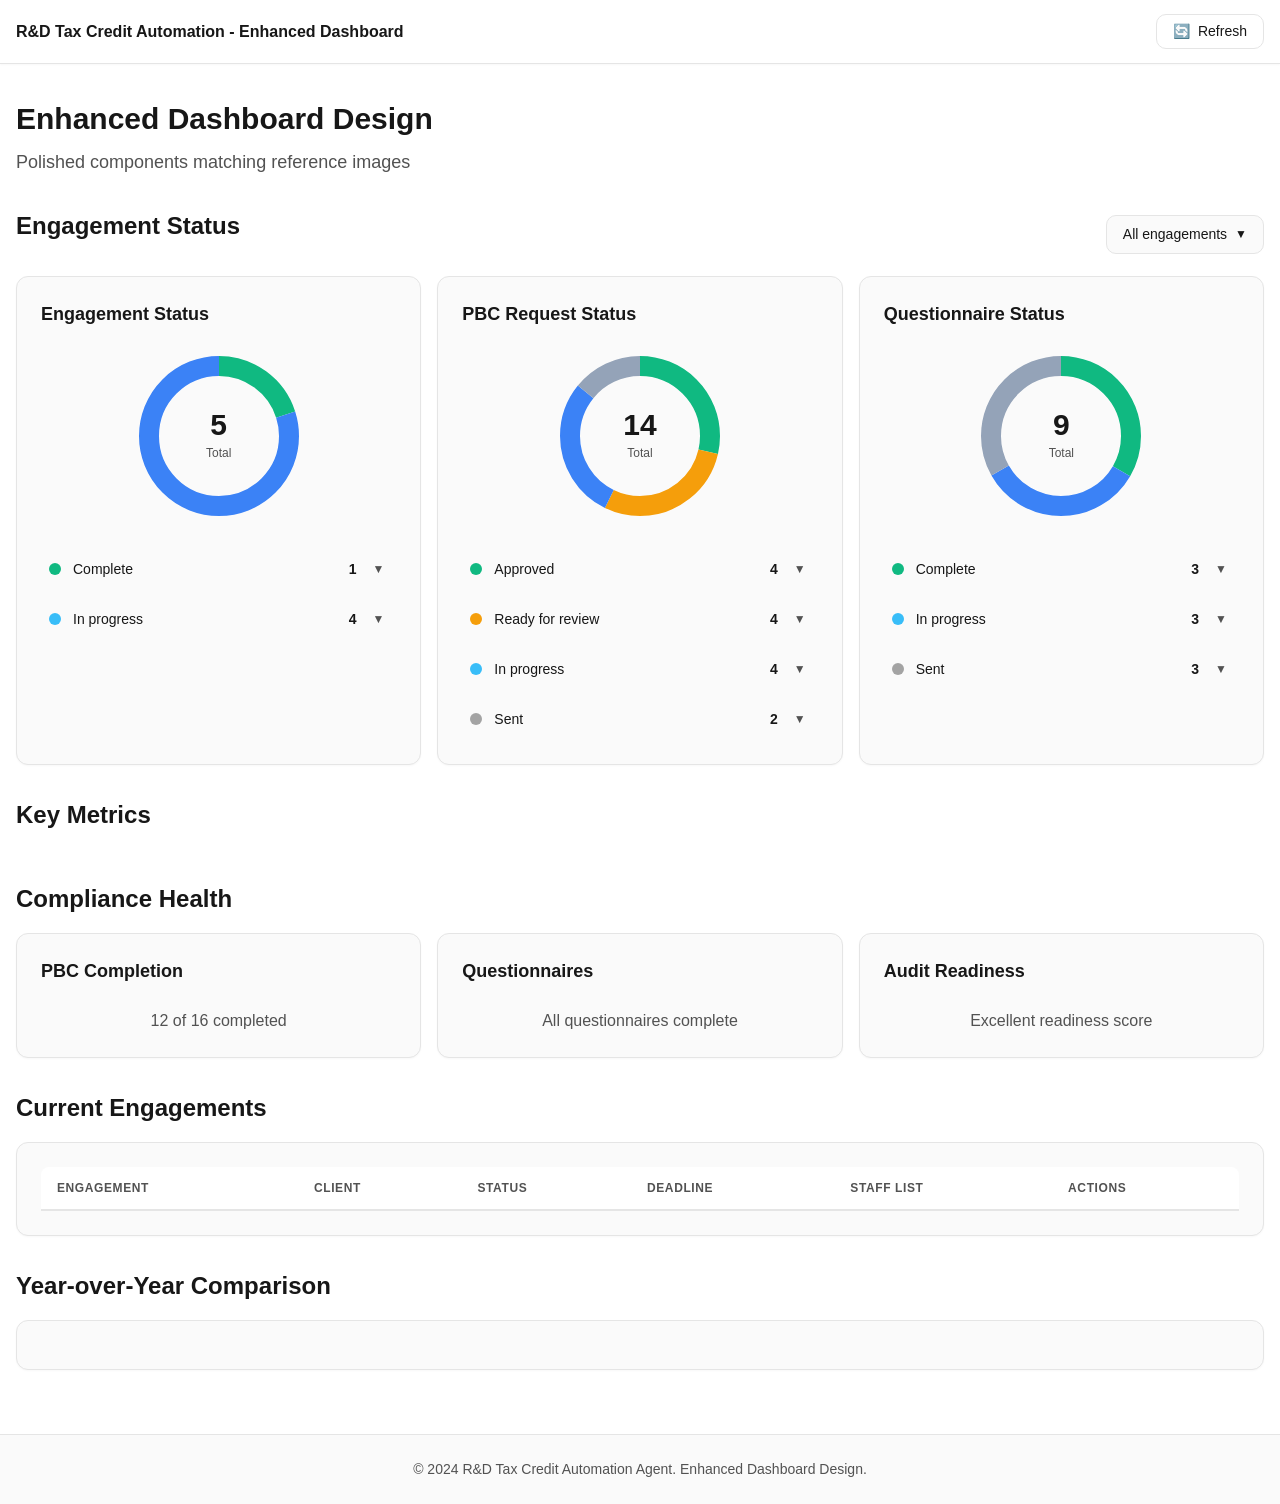
<file: frontend/dashboard-enhanced-example.html>
<!DOCTYPE html>
<html lang="en">
<head>
    <meta charset="UTF-8">
    <meta name="viewport" content="width=device-width, initial-scale=1.0">
    <title>Enhanced Dashboard Example - R&D Tax Credit Automation</title>
    
    <!-- CSS -->
    <link rel="stylesheet" href="css/variables.css">
    <link rel="stylesheet" href="css/reset.css">
    <link rel="stylesheet" href="css/utilities.css">
    <link rel="stylesheet" href="css/components.css">
    <link rel="stylesheet" href="css/dashboard.css">
    <link rel="stylesheet" href="css/dashboard-enhanced.css">
</head>
<body>
    <!-- Navigation -->
    <nav class="navbar">
        <div class="container">
            <div class="navbar-brand">
                <span class="brand-name">R&D Tax Credit Automation - Enhanced Dashboard</span>
            </div>
            <div class="navbar-actions">
                <button class="btn btn-secondary" id="refreshBtn">
                    <span class="icon">🔄</span> Refresh
                </button>
            </div>
        </div>
    </nav>

    <!-- Main Content -->
    <main class="main-content">
        <div class="container">
            <!-- Page Header -->
            <header class="page-header">
                <h1>Enhanced Dashboard Design</h1>
                <p class="subtitle">Polished components matching reference images</p>
            </header>

            <!-- Section 1: Donut Charts with Status Breakdown -->
            <section class="section">
                <div class="flex justify-between align-center mb-4">
                    <h2 class="section-title">Engagement Status</h2>
                    <div class="filter-dropdown" id="engagementFilter">
                        <button class="dropdown-trigger">
                            All engagements
                            <span class="dropdown-icon">▼</span>
                        </button>
                        <div class="dropdown-menu">
                            <a href="#" class="dropdown-item active">All engagements</a>
                            <a href="#" class="dropdown-item">Active only</a>
                            <a href="#" class="dropdown-item">Completed only</a>
                        </div>
                    </div>
                </div>
                
                <div class="grid grid-3">
                    <!-- Engagement Status Donut -->
                    <div class="card">
                        <h3 class="card-title">Engagement Status</h3>
                        <div id="engagementStatusChart"></div>
                        <div id="engagementStatusBreakdown"></div>
                    </div>

                    <!-- PBC Request Status Donut -->
                    <div class="card">
                        <h3 class="card-title">PBC Request Status</h3>
                        <div id="pbcStatusChart"></div>
                        <div id="pbcStatusBreakdown"></div>
                    </div>

                    <!-- Questionnaire Status Donut -->
                    <div class="card">
                        <h3 class="card-title">Questionnaire Status</h3>
                        <div id="questionnaireStatusChart"></div>
                        <div id="questionnaireStatusBreakdown"></div>
                    </div>
                </div>
            </section>

            <!-- Section 2: Metric Cards with Trends -->
            <section class="section">
                <h2 class="section-title">Key Metrics</h2>
                <div class="grid grid-4" id="metricCardsContainer"></div>
            </section>

            <!-- Section 3: Enhanced Progress Circles -->
            <section class="section">
                <h2 class="section-title">Compliance Health</h2>
                <div class="grid grid-3">
                    <div class="card">
                        <h3 class="card-title">PBC Completion</h3>
                        <div class="flex justify-center">
                            <div id="pbcProgressCircle"></div>
                        </div>
                        <p class="text-center mt-3 text-secondary">12 of 16 completed</p>
                    </div>
                    <div class="card">
                        <h3 class="card-title">Questionnaires</h3>
                        <div class="flex justify-center">
                            <div id="questionnaireProgressCircle"></div>
                        </div>
                        <p class="text-center mt-3 text-secondary">All questionnaires complete</p>
                    </div>
                    <div class="card">
                        <h3 class="card-title">Audit Readiness</h3>
                        <div class="flex justify-center">
                            <div id="auditReadinessCircle"></div>
                        </div>
                        <p class="text-center mt-3 text-secondary">Excellent readiness score</p>
                    </div>
                </div>
            </section>

            <!-- Section 4: Enhanced Table -->
            <section class="section">
                <h2 class="section-title">Current Engagements</h2>
                <div class="card">
                    <div class="table-container">
                        <table class="data-table-enhanced">
                            <thead>
                                <tr>
                                    <th>Engagement</th>
                                    <th>Client</th>
                                    <th>Status</th>
                                    <th>Deadline</th>
                                    <th>Staff List</th>
                                    <th>Actions</th>
                                </tr>
                            </thead>
                            <tbody id="engagementsTableBody">
                                <!-- Will be populated by JavaScript -->
                            </tbody>
                        </table>
                    </div>
                </div>
            </section>

            <!-- Section 5: Metric Comparisons (Arcadia Style) -->
            <section class="section">
                <h2 class="section-title">Year-over-Year Comparison</h2>
                <div class="card">
                    <div id="metricComparisonsContainer"></div>
                </div>
            </section>
        </div>
    </main>

    <!-- Footer -->
    <footer class="footer">
        <div class="container">
            <p>&copy; 2024 R&D Tax Credit Automation Agent. Enhanced Dashboard Design.</p>
        </div>
    </footer>

    <!-- JavaScript -->
    <script src="js/utils.js"></script>
    <script src="js/charts-enhanced.js"></script>
    <script>
        // Initialize enhanced dashboard
        document.addEventListener('DOMContentLoaded', function() {
            initializeEnhancedDashboard();
            setupEventListeners();
        });

        function initializeEnhancedDashboard() {
            // 1. Render Engagement Status Donut Chart
            renderDonutChart('engagementStatusChart', [
                { label: 'Complete', value: 1, color: '#10b981' },
                { label: 'In progress', value: 4, color: '#3b82f6' }
            ], {
                centerValue: '5',
                centerLabel: 'Total',
                showLegend: false
            });

            renderStatusBreakdown('engagementStatusBreakdown', [
                { label: 'Complete', count: 1, status: 'healthy', expandable: true },
                { label: 'In progress', count: 4, status: 'info', expandable: true }
            ]);

            // 2. Render PBC Request Status Donut Chart
            renderDonutChart('pbcStatusChart', [
                { label: 'Approved', value: 4, color: '#10b981' },
                { label: 'Ready for review', value: 4, color: '#f59e0b' },
                { label: 'In progress', value: 4, color: '#3b82f6' },
                { label: 'Sent', value: 2, color: '#94a3b8' }
            ], {
                centerValue: '14',
                centerLabel: 'Total',
                showLegend: false
            });

            renderStatusBreakdown('pbcStatusBreakdown', [
                { label: 'Approved', count: 4, status: 'healthy', expandable: true },
                { label: 'Ready for review', count: 4, status: 'warning', expandable: true },
                { label: 'In progress', count: 4, status: 'info', expandable: true },
                { label: 'Sent', count: 2, status: 'pending', expandable: true }
            ]);

            // 3. Render Questionnaire Status Donut Chart
            renderDonutChart('questionnaireStatusChart', [
                { label: 'Complete', value: 3, color: '#10b981' },
                { label: 'In progress', value: 3, color: '#3b82f6' },
                { label: 'Sent', value: 3, color: '#94a3b8' }
            ], {
                centerValue: '9',
                centerLabel: 'Total',
                showLegend: false
            });

            renderStatusBreakdown('questionnaireStatusBreakdown', [
                { label: 'Complete', count: 3, status: 'healthy', expandable: true },
                { label: 'In progress', count: 3, status: 'info', expandable: true },
                { label: 'Sent', count: 3, status: 'pending', expandable: true }
            ]);

            // 4. Render Metric Cards with Trends
            const metrics = [
                { value: '10', label: 'Total Projects', trend: 15, trendValue: '+15%', icon: '📊' },
                { value: '85%', label: 'Qualification Rate', trend: 5, trendValue: '+5%', icon: '✅' },
                { value: '$4,608', label: 'Estimated Credits', trend: 20, trendValue: '+$768', icon: '💰' },
                { value: '320', label: 'Qualified Hours', trend: -3, trendValue: '-10 hrs', icon: '⏱️' }
            ];

            const container = document.getElementById('metricCardsContainer');
            metrics.forEach(metric => {
                const div = document.createElement('div');
                renderMetricCard(div, metric);
                container.appendChild(div.firstElementChild);
            });

            // 5. Render Enhanced Progress Circles
            renderEnhancedProgressCircle('pbcProgressCircle', 75, {
                color: '#2563eb'
            });

            renderEnhancedProgressCircle('questionnaireProgressCircle', 100, {
                color: '#10b981'
            });

            renderEnhancedProgressCircle('auditReadinessCircle', 92, {
                color: '#8b5cf6'
            });

            // 6. Populate Enhanced Table
            populateEngagementsTable();

            // 7. Render Metric Comparisons
            renderMetricComparisons('metricComparisonsContainer', [
                { label: 'Total Qualified Hours', current: 320, previous: 280, unit: 'number' },
                { label: 'Estimated Tax Credits', current: 4608, previous: 3840, unit: 'currency' },
                { label: 'Qualification Rate', current: 85, previous: 78, unit: 'percentage' },
                { label: 'Average Confidence Score', current: 90, previous: 85, unit: 'percentage' }
            ]);
        }

        function populateEngagementsTable() {
            const tbody = document.getElementById('engagementsTableBody');
            const engagements = [
                { name: 'Chain Tax credit 2022', client: 'Chain', status: 'Complete', deadline: '10/12/22', staff: ['A'] },
                { name: 'Chain PBC 2022', client: 'Chain', status: 'In progress', deadline: '10/12/22', staff: ['A', 'D', 'C', 'P', '+2'] },
                { name: 'Penta Tax credit 2022', client: 'Penta', status: 'In progress', deadline: '10/01/23', staff: ['C'] },
                { name: 'Glossy Tax credit 2022', client: 'Glossy', status: 'In progress', deadline: '10/12/22', staff: ['A', 'D', 'C', 'P', '+2'] },
                { name: 'Vision Tax credit 2022', client: 'Vision', status: 'In progress', deadline: '10/12/22', staff: ['A'] }
            ];

            tbody.innerHTML = engagements.map(eng => `
                <tr>
                    <td><strong>${eng.name}</strong></td>
                    <td>${eng.client}</td>
                    <td>
                        <span class="status-badge ${eng.status === 'Complete' ? 'status-healthy' : 'status-info'}">
                            ${eng.status}
                        </span>
                    </td>
                    <td>${eng.deadline}</td>
                    <td>
                        <div class="flex gap-1">
                            ${eng.staff.map(s => `
                                <span class="status-badge status-info" style="border-radius: 50%; width: 24px; height: 24px; display: inline-flex; align-items: center; justify-content: center; font-size: 10px;">
                                    ${s}
                                </span>
                            `).join('')}
                        </div>
                    </td>
                    <td>
                        <div class="table-actions">
                            <button class="table-action-btn" title="More options">⋮</button>
                        </div>
                    </td>
                </tr>
            `).join('');
        }

        function setupEventListeners() {
            // Dropdown toggle
            const dropdown = document.getElementById('engagementFilter');
            if (dropdown) {
                const trigger = dropdown.querySelector('.dropdown-trigger');
                trigger.addEventListener('click', function() {
                    dropdown.classList.toggle('active');
                });

                // Close dropdown when clicking outside
                document.addEventListener('click', function(e) {
                    if (!dropdown.contains(e.target)) {
                        dropdown.classList.remove('active');
                    }
                });

                // Handle dropdown item selection
                dropdown.querySelectorAll('.dropdown-item').forEach(item => {
                    item.addEventListener('click', function(e) {
                        e.preventDefault();
                        dropdown.querySelectorAll('.dropdown-item').forEach(i => i.classList.remove('active'));
                        this.classList.add('active');
                        trigger.childNodes[0].textContent = this.textContent + ' ';
                        dropdown.classList.remove('active');
                    });
                });
            }

            // Refresh button
            const refreshBtn = document.getElementById('refreshBtn');
            if (refreshBtn) {
                refreshBtn.addEventListener('click', function() {
                    this.disabled = true;
                    this.innerHTML = '<span class="spinner"></span> Refreshing...';
                    
                    setTimeout(() => {
                        initializeEnhancedDashboard();
                        this.disabled = false;
                        this.innerHTML = '<span class="icon">🔄</span> Refresh';
                    }, 1000);
                });
            }
        }
    </script>
</body>
</html>
</file>
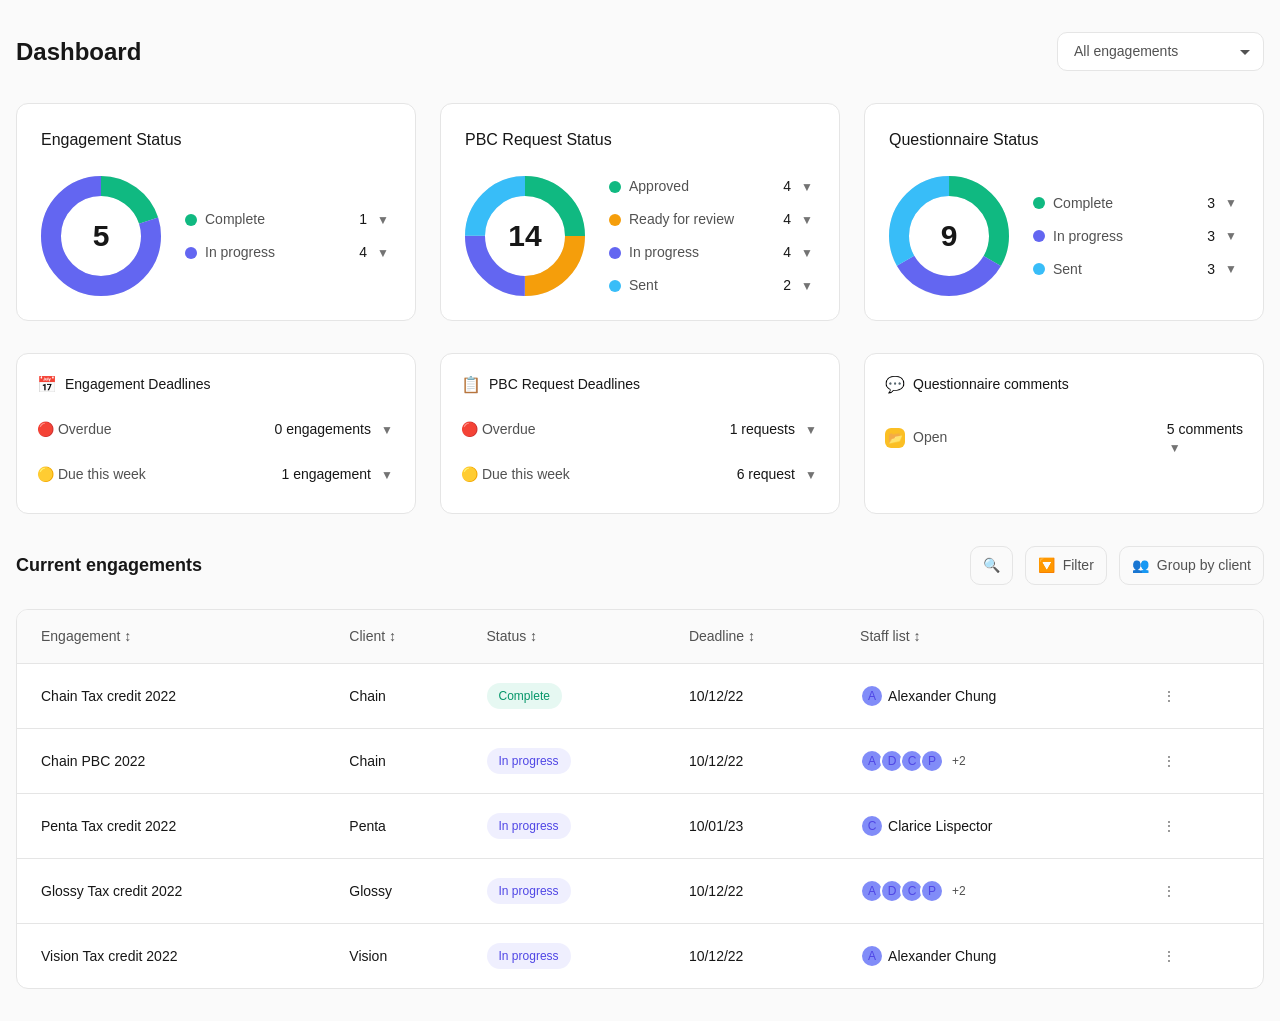
<file: frontend/dashboard-new.html>
<!DOCTYPE html>
<html lang="en">
<head>
    <meta charset="UTF-8">
    <meta name="viewport" content="width=device-width, initial-scale=1.0">
    <title>Dashboard - R&D Tax Credit Automation</title>
    
    <!-- CSS -->
    <link rel="stylesheet" href="css/variables.css">
    <link rel="stylesheet" href="css/reset.css">
    <link rel="stylesheet" href="css/utilities.css">
    <link rel="stylesheet" href="css/dashboard-new.css">
</head>
<body>
    <!-- Main Content -->
    <main class="main-content">
        <div class="container">
            <!-- Page Header -->
            <header class="page-header">
                <h1>Dashboard</h1>
                <div class="page-header-actions">
                    <div class="filter-dropdown">
                        <select id="engagementFilter">
                            <option value="all">All engagements</option>
                            <option value="active">Active engagements</option>
                            <option value="completed">Completed engagements</option>
                        </select>
                    </div>
                </div>
            </header>

            <!-- Status Cards Grid -->
            <div class="status-cards-grid">
                <!-- Engagement Status Card -->
                <div class="status-card">
                    <div class="status-card-header">
                        <h2 class="status-card-title">Engagement Status</h2>
                    </div>
                    <div class="status-card-body">
                        <div class="donut-chart-container">
                            <svg class="donut-chart" viewBox="0 0 120 120">
                                <circle cx="60" cy="60" r="50" fill="none" stroke="#e5e7eb" stroke-width="20"></circle>
                                <circle cx="60" cy="60" r="50" fill="none" stroke="#10b981" stroke-width="20" 
                                        stroke-dasharray="62.8 251.2" stroke-dashoffset="0"></circle>
                                <circle cx="60" cy="60" r="50" fill="none" stroke="#6366f1" stroke-width="20" 
                                        stroke-dasharray="251.2 62.8" stroke-dashoffset="-62.8"></circle>
                            </svg>
                            <div class="donut-chart-center">
                                <div class="donut-chart-value">5</div>
                            </div>
                        </div>
                        <div class="status-legend">
                            <div class="status-legend-item">
                                <div class="status-legend-label">
                                    <span class="status-legend-dot color-complete"></span>
                                    <span>Complete</span>
                                </div>
                                <div class="status-legend-value">
                                    <span>1</span>
                                    <span class="status-legend-toggle">▼</span>
                                </div>
                            </div>
                            <div class="status-legend-item">
                                <div class="status-legend-label">
                                    <span class="status-legend-dot color-in-progress"></span>
                                    <span>In progress</span>
                                </div>
                                <div class="status-legend-value">
                                    <span>4</span>
                                    <span class="status-legend-toggle">▼</span>
                                </div>
                            </div>
                        </div>
                    </div>
                </div>

                <!-- PBC Request Status Card -->
                <div class="status-card">
                    <div class="status-card-header">
                        <h2 class="status-card-title">PBC Request Status</h2>
                    </div>
                    <div class="status-card-body">
                        <div class="donut-chart-container">
                            <svg class="donut-chart" viewBox="0 0 120 120">
                                <circle cx="60" cy="60" r="50" fill="none" stroke="#e5e7eb" stroke-width="20"></circle>
                                <circle cx="60" cy="60" r="50" fill="none" stroke="#10b981" stroke-width="20" 
                                        stroke-dasharray="78.5 235.5" stroke-dashoffset="0"></circle>
                                <circle cx="60" cy="60" r="50" fill="none" stroke="#f59e0b" stroke-width="20" 
                                        stroke-dasharray="78.5 235.5" stroke-dashoffset="-78.5"></circle>
                                <circle cx="60" cy="60" r="50" fill="none" stroke="#6366f1" stroke-width="20" 
                                        stroke-dasharray="78.5 235.5" stroke-dashoffset="-157"></circle>
                                <circle cx="60" cy="60" r="50" fill="none" stroke="#38bdf8" stroke-width="20" 
                                        stroke-dasharray="78.5 235.5" stroke-dashoffset="-235.5"></circle>
                            </svg>
                            <div class="donut-chart-center">
                                <div class="donut-chart-value">14</div>
                            </div>
                        </div>
                        <div class="status-legend">
                            <div class="status-legend-item">
                                <div class="status-legend-label">
                                    <span class="status-legend-dot color-approved"></span>
                                    <span>Approved</span>
                                </div>
                                <div class="status-legend-value">
                                    <span>4</span>
                                    <span class="status-legend-toggle">▼</span>
                                </div>
                            </div>
                            <div class="status-legend-item">
                                <div class="status-legend-label">
                                    <span class="status-legend-dot color-ready"></span>
                                    <span>Ready for review</span>
                                </div>
                                <div class="status-legend-value">
                                    <span>4</span>
                                    <span class="status-legend-toggle">▼</span>
                                </div>
                            </div>
                            <div class="status-legend-item">
                                <div class="status-legend-label">
                                    <span class="status-legend-dot color-in-progress"></span>
                                    <span>In progress</span>
                                </div>
                                <div class="status-legend-value">
                                    <span>4</span>
                                    <span class="status-legend-toggle">▼</span>
                                </div>
                            </div>
                            <div class="status-legend-item">
                                <div class="status-legend-label">
                                    <span class="status-legend-dot color-sent"></span>
                                    <span>Sent</span>
                                </div>
                                <div class="status-legend-value">
                                    <span>2</span>
                                    <span class="status-legend-toggle">▼</span>
                                </div>
                            </div>
                        </div>
                    </div>
                </div>

                <!-- Questionnaire Status Card -->
                <div class="status-card">
                    <div class="status-card-header">
                        <h2 class="status-card-title">Questionnaire Status</h2>
                    </div>
                    <div class="status-card-body">
                        <div class="donut-chart-container">
                            <svg class="donut-chart" viewBox="0 0 120 120">
                                <circle cx="60" cy="60" r="50" fill="none" stroke="#e5e7eb" stroke-width="20"></circle>
                                <circle cx="60" cy="60" r="50" fill="none" stroke="#10b981" stroke-width="20" 
                                        stroke-dasharray="104.7 209.3" stroke-dashoffset="0"></circle>
                                <circle cx="60" cy="60" r="50" fill="none" stroke="#6366f1" stroke-width="20" 
                                        stroke-dasharray="104.7 209.3" stroke-dashoffset="-104.7"></circle>
                                <circle cx="60" cy="60" r="50" fill="none" stroke="#38bdf8" stroke-width="20" 
                                        stroke-dasharray="104.7 209.3" stroke-dashoffset="-209.4"></circle>
                            </svg>
                            <div class="donut-chart-center">
                                <div class="donut-chart-value">9</div>
                            </div>
                        </div>
                        <div class="status-legend">
                            <div class="status-legend-item">
                                <div class="status-legend-label">
                                    <span class="status-legend-dot color-complete"></span>
                                    <span>Complete</span>
                                </div>
                                <div class="status-legend-value">
                                    <span>3</span>
                                    <span class="status-legend-toggle">▼</span>
                                </div>
                            </div>
                            <div class="status-legend-item">
                                <div class="status-legend-label">
                                    <span class="status-legend-dot color-in-progress"></span>
                                    <span>In progress</span>
                                </div>
                                <div class="status-legend-value">
                                    <span>3</span>
                                    <span class="status-legend-toggle">▼</span>
                                </div>
                            </div>
                            <div class="status-legend-item">
                                <div class="status-legend-label">
                                    <span class="status-legend-dot color-sent"></span>
                                    <span>Sent</span>
                                </div>
                                <div class="status-legend-value">
                                    <span>3</span>
                                    <span class="status-legend-toggle">▼</span>
                                </div>
                            </div>
                        </div>
                    </div>
                </div>
            </div>

            <!-- Deadline Cards Grid -->
            <div class="deadline-cards-grid">
                <!-- Engagement Deadlines -->
                <div class="deadline-card">
                    <div class="deadline-card-header">
                        <span class="deadline-icon">📅</span>
                        <h3 class="deadline-card-title">Engagement Deadlines</h3>
                    </div>
                    <div class="deadline-items">
                        <div class="deadline-item">
                            <span class="deadline-item-label">🔴 Overdue</span>
                            <div class="deadline-item-value">
                                <span>0 engagements</span>
                                <span class="deadline-item-dropdown">▼</span>
                            </div>
                        </div>
                        <div class="deadline-item">
                            <span class="deadline-item-label">🟡 Due this week</span>
                            <div class="deadline-item-value">
                                <span>1 engagement</span>
                                <span class="deadline-item-dropdown">▼</span>
                            </div>
                        </div>
                    </div>
                </div>

                <!-- PBC Request Deadlines -->
                <div class="deadline-card">
                    <div class="deadline-card-header">
                        <span class="deadline-icon">📋</span>
                        <h3 class="deadline-card-title">PBC Request Deadlines</h3>
                    </div>
                    <div class="deadline-items">
                        <div class="deadline-item">
                            <span class="deadline-item-label">🔴 Overdue</span>
                            <div class="deadline-item-value">
                                <span>1 requests</span>
                                <span class="deadline-item-dropdown">▼</span>
                            </div>
                        </div>
                        <div class="deadline-item">
                            <span class="deadline-item-label">🟡 Due this week</span>
                            <div class="deadline-item-value">
                                <span>6 request</span>
                                <span class="deadline-item-dropdown">▼</span>
                            </div>
                        </div>
                    </div>
                </div>

                <!-- Questionnaire Comments -->
                <div class="comments-card">
                    <div class="comments-card-header">
                        <span class="comments-icon">💬</span>
                        <h3 class="comments-card-title">Questionnaire comments</h3>
                    </div>
                    <div class="deadline-items">
                        <div class="comments-item">
                            <div class="comments-item-label">
                                <span class="comments-badge">📂</span>
                                <span>Open</span>
                            </div>
                            <div class="comments-item-value">
                                <span>5 comments</span>
                                <span class="deadline-item-dropdown">▼</span>
                            </div>
                        </div>
                    </div>
                </div>
            </div>

            <!-- Current Engagements Section -->
            <section class="section">
                <div class="section-header">
                    <h2 class="section-title">Current engagements</h2>
                    <div class="section-actions">
                        <button class="section-action-btn">
                            <span>🔍</span>
                        </button>
                        <button class="section-action-btn">
                            <span>🔽</span> Filter
                        </button>
                        <button class="section-action-btn">
                            <span>👥</span> Group by client
                        </button>
                    </div>
                </div>

                <!-- Data Table -->
                <div class="data-table-container">
                    <table class="data-table">
                        <thead>
                            <tr>
                                <th>Engagement ↕</th>
                                <th>Client ↕</th>
                                <th>Status ↕</th>
                                <th>Deadline ↕</th>
                                <th>Staff list ↕</th>
                                <th></th>
                            </tr>
                        </thead>
                        <tbody>
                            <tr>
                                <td>Chain Tax credit 2022</td>
                                <td>Chain</td>
                                <td><span class="table-status-badge complete">Complete</span></td>
                                <td>10/12/22</td>
                                <td>
                                    <div class="staff-list">
                                        <span class="staff-avatar">A</span>
                                        <span>Alexander Chung</span>
                                    </div>
                                </td>
                                <td>
                                    <button class="action-menu-btn">⋮</button>
                                </td>
                            </tr>
                            <tr>
                                <td>Chain PBC 2022</td>
                                <td>Chain</td>
                                <td><span class="table-status-badge in-progress">In progress</span></td>
                                <td>10/12/22</td>
                                <td>
                                    <div class="staff-list">
                                        <span class="staff-avatar">A</span>
                                        <span class="staff-avatar">D</span>
                                        <span class="staff-avatar">C</span>
                                        <span class="staff-avatar">P</span>
                                        <span class="staff-count">+2</span>
                                    </div>
                                </td>
                                <td>
                                    <button class="action-menu-btn">⋮</button>
                                </td>
                            </tr>
                            <tr>
                                <td>Penta Tax credit 2022</td>
                                <td>Penta</td>
                                <td><span class="table-status-badge in-progress">In progress</span></td>
                                <td>10/01/23</td>
                                <td>
                                    <div class="staff-list">
                                        <span class="staff-avatar">C</span>
                                        <span>Clarice Lispector</span>
                                    </div>
                                </td>
                                <td>
                                    <button class="action-menu-btn">⋮</button>
                                </td>
                            </tr>
                            <tr>
                                <td>Glossy Tax credit 2022</td>
                                <td>Glossy</td>
                                <td><span class="table-status-badge in-progress">In progress</span></td>
                                <td>10/12/22</td>
                                <td>
                                    <div class="staff-list">
                                        <span class="staff-avatar">A</span>
                                        <span class="staff-avatar">D</span>
                                        <span class="staff-avatar">C</span>
                                        <span class="staff-avatar">P</span>
                                        <span class="staff-count">+2</span>
                                    </div>
                                </td>
                                <td>
                                    <button class="action-menu-btn">⋮</button>
                                </td>
                            </tr>
                            <tr>
                                <td>Vision Tax credit 2022</td>
                                <td>Vision</td>
                                <td><span class="table-status-badge in-progress">In progress</span></td>
                                <td>10/12/22</td>
                                <td>
                                    <div class="staff-list">
                                        <span class="staff-avatar">A</span>
                                        <span>Alexander Chung</span>
                                    </div>
                                </td>
                                <td>
                                    <button class="action-menu-btn">⋮</button>
                                </td>
                            </tr>
                        </tbody>
                    </table>
                </div>
            </section>
        </div>
    </main>

    <!-- JavaScript -->
    <script src="js/utils.js"></script>
    <script>
        // Simple interactivity
        document.querySelectorAll('.status-legend-toggle, .deadline-item-dropdown').forEach(btn => {
            btn.addEventListener('click', function() {
                this.textContent = this.textContent === '▼' ? '▲' : '▼';
            });
        });
    </script>
</body>
</html>
</file>
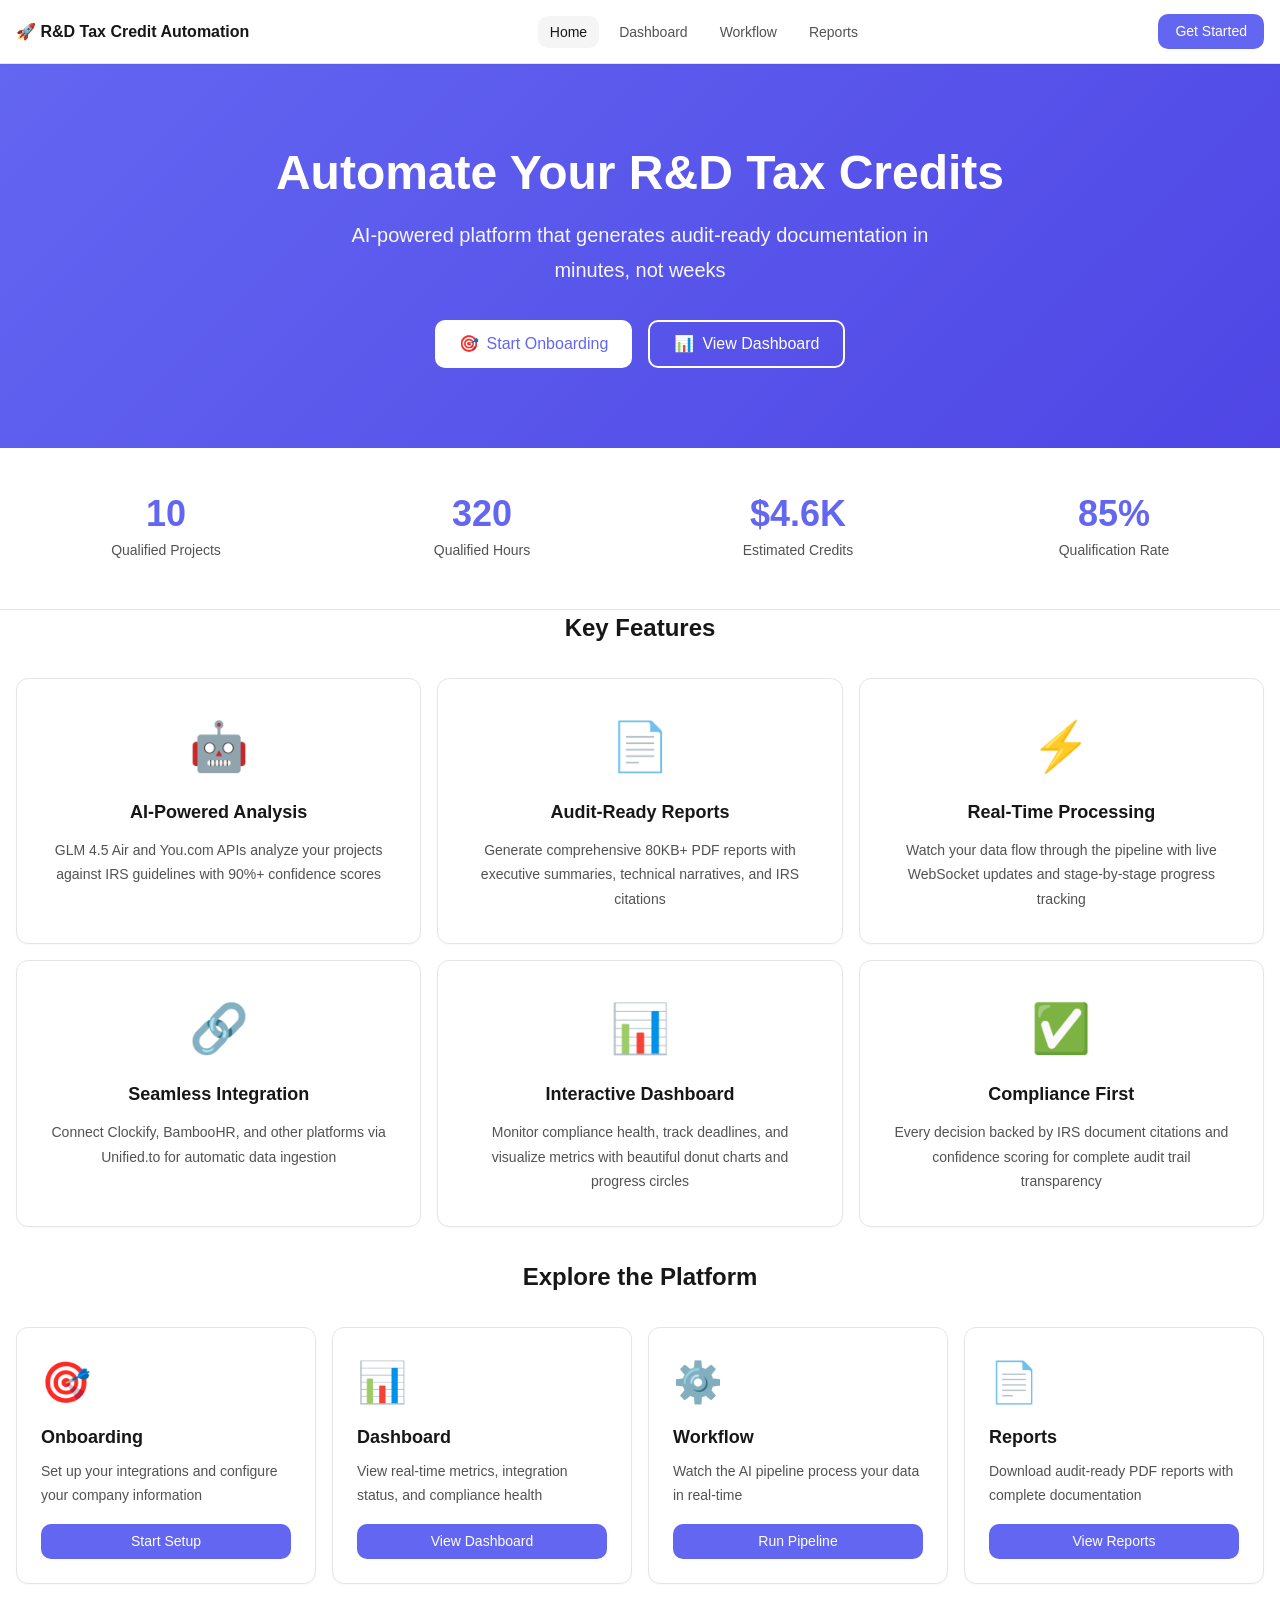
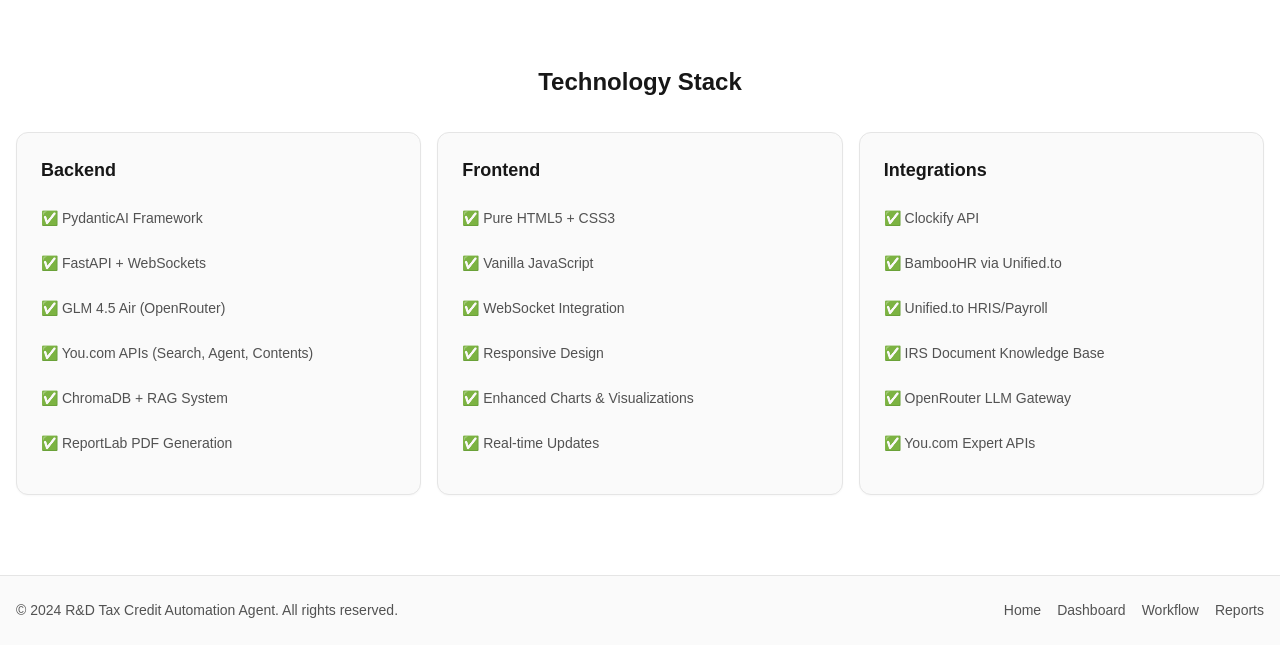
<file: frontend/home.html>
<!DOCTYPE html>
<html lang="en">
<head>
    <meta charset="UTF-8">
    <meta name="viewport" content="width=device-width, initial-scale=1.0">
    <meta name="description" content="R&D Tax Credit Automation Agent - Unified Frontend">
    <title>R&D Tax Credit Automation - Home</title>
    
    <!-- CSS -->
    <link rel="stylesheet" href="css/variables.css">
    <link rel="stylesheet" href="css/reset.css">
    <link rel="stylesheet" href="css/utilities.css">
    <link rel="stylesheet" href="css/components.css">
    <link rel="stylesheet" href="css/home-new.css">
</head>
<body>
    <!-- Navigation -->
    <nav class="navbar">
        <div class="container">
            <div class="navbar-brand">
                <span class="brand-name">🚀 R&D Tax Credit Automation</span>
            </div>
            <ul class="navbar-menu">
                <li><a href="home.html" class="active">Home</a></li>
                <li><a href="index.html">Dashboard</a></li>
                <li><a href="workflow.html">Workflow</a></li>
                <li><a href="reports.html">Reports</a></li>
            </ul>
            <div class="navbar-actions">
                <button class="btn btn-primary" onclick="window.location.href='onboarding.html'">
                    Get Started
                </button>
            </div>
        </div>
    </nav>

    <!-- Hero Section -->
    <section class="hero">
        <div class="container">
            <h1>Automate Your R&D Tax Credits</h1>
            <p>AI-powered platform that generates audit-ready documentation in minutes, not weeks</p>
            <div class="hero-buttons">
                <button class="btn btn-white" onclick="window.location.href='onboarding.html'">
                    <span class="icon">🎯</span> Start Onboarding
                </button>
                <button class="btn btn-outline-white" onclick="window.location.href='index.html'">
                    <span class="icon">📊</span> View Dashboard
                </button>
            </div>
        </div>
    </section>

    <!-- Stats Section -->
    <section class="stats-section">
        <div class="container">
            <div class="grid grid-4">
                <div class="stat-item">
                    <div class="stat-value" id="totalProjects">10</div>
                    <div class="stat-label">Qualified Projects</div>
                </div>
                <div class="stat-item">
                    <div class="stat-value" id="totalHours">320</div>
                    <div class="stat-label">Qualified Hours</div>
                </div>
                <div class="stat-item">
                    <div class="stat-value" id="totalCredits">$4.6K</div>
                    <div class="stat-label">Estimated Credits</div>
                </div>
                <div class="stat-item">
                    <div class="stat-value" id="qualificationRate">85%</div>
                    <div class="stat-label">Qualification Rate</div>
                </div>
            </div>
        </div>
    </section>

    <!-- Features Section -->
    <section class="section">
        <div class="container">
            <h2 class="section-title-center">Key Features</h2>
            <div class="grid grid-3">
                <div class="card feature-card">
                    <div class="feature-icon">🤖</div>
                    <h3>AI-Powered Analysis</h3>
                    <p>GLM 4.5 Air and You.com APIs analyze your projects against IRS guidelines with 90%+ confidence scores</p>
                </div>
                <div class="card feature-card">
                    <div class="feature-icon">📄</div>
                    <h3>Audit-Ready Reports</h3>
                    <p>Generate comprehensive 80KB+ PDF reports with executive summaries, technical narratives, and IRS citations</p>
                </div>
                <div class="card feature-card">
                    <div class="feature-icon">⚡</div>
                    <h3>Real-Time Processing</h3>
                    <p>Watch your data flow through the pipeline with live WebSocket updates and stage-by-stage progress tracking</p>
                </div>
                <div class="card feature-card">
                    <div class="feature-icon">🔗</div>
                    <h3>Seamless Integration</h3>
                    <p>Connect Clockify, BambooHR, and other platforms via Unified.to for automatic data ingestion</p>
                </div>
                <div class="card feature-card">
                    <div class="feature-icon">📊</div>
                    <h3>Interactive Dashboard</h3>
                    <p>Monitor compliance health, track deadlines, and visualize metrics with beautiful donut charts and progress circles</p>
                </div>
                <div class="card feature-card">
                    <div class="feature-icon">✅</div>
                    <h3>Compliance First</h3>
                    <p>Every decision backed by IRS document citations and confidence scoring for complete audit trail transparency</p>
                </div>
            </div>
        </div>
    </section>

    <!-- Navigation Cards Section -->
    <section class="section">
        <div class="container">
            <h2 class="section-title-center">Explore the Platform</h2>
            <div class="grid grid-4">
                <!-- Onboarding Card -->
                <div class="card nav-card" onclick="window.location.href='onboarding.html'">
                    <div class="nav-card-icon">🎯</div>
                    <h3>Onboarding</h3>
                    <p>Set up your integrations and configure your company information</p>
                    <button class="btn btn-primary">Start Setup</button>
                </div>

                <!-- Dashboard Card -->
                <div class="card nav-card" onclick="window.location.href='index.html'">
                    <div class="nav-card-icon">📊</div>
                    <h3>Dashboard</h3>
                    <p>View real-time metrics, integration status, and compliance health</p>
                    <button class="btn btn-primary">View Dashboard</button>
                </div>

                <!-- Workflow Card -->
                <div class="card nav-card" onclick="window.location.href='workflow.html'">
                    <div class="nav-card-icon">⚙️</div>
                    <h3>Workflow</h3>
                    <p>Watch the AI pipeline process your data in real-time</p>
                    <button class="btn btn-primary">Run Pipeline</button>
                </div>

                <!-- Reports Card -->
                <div class="card nav-card" onclick="window.location.href='reports.html'">
                    <div class="nav-card-icon">📄</div>
                    <h3>Reports</h3>
                    <p>Download audit-ready PDF reports with complete documentation</p>
                    <button class="btn btn-primary">View Reports</button>
                </div>
            </div>
        </div>
    </section>

    <!-- Technology Stack Section -->
    <section class="section tech-section">
        <div class="container">
            <h2 class="section-title-center">Technology Stack</h2>
            <div class="grid grid-3">
                <div class="card tech-card">
                    <h3>Backend</h3>
                    <ul style="list-style: none; padding: 0;">
                        <li class="mb-2">✅ PydanticAI Framework</li>
                        <li class="mb-2">✅ FastAPI + WebSockets</li>
                        <li class="mb-2">✅ GLM 4.5 Air (OpenRouter)</li>
                        <li class="mb-2">✅ You.com APIs (Search, Agent, Contents)</li>
                        <li class="mb-2">✅ ChromaDB + RAG System</li>
                        <li class="mb-2">✅ ReportLab PDF Generation</li>
                    </ul>
                </div>
                <div class="card tech-card">
                    <h3>Frontend</h3>
                    <ul style="list-style: none; padding: 0;">
                        <li class="mb-2">✅ Pure HTML5 + CSS3</li>
                        <li class="mb-2">✅ Vanilla JavaScript</li>
                        <li class="mb-2">✅ WebSocket Integration</li>
                        <li class="mb-2">✅ Responsive Design</li>
                        <li class="mb-2">✅ Enhanced Charts & Visualizations</li>
                        <li class="mb-2">✅ Real-time Updates</li>
                    </ul>
                </div>
                <div class="card tech-card">
                    <h3>Integrations</h3>
                    <ul style="list-style: none; padding: 0;">
                        <li class="mb-2">✅ Clockify API</li>
                        <li class="mb-2">✅ BambooHR via Unified.to</li>
                        <li class="mb-2">✅ Unified.to HRIS/Payroll</li>
                        <li class="mb-2">✅ IRS Document Knowledge Base</li>
                        <li class="mb-2">✅ OpenRouter LLM Gateway</li>
                        <li class="mb-2">✅ You.com Expert APIs</li>
                    </ul>
                </div>
            </div>
        </div>
    </section>

    <!-- Footer -->
    <footer class="footer">
        <div class="container">
            <div class="flex justify-between align-center">
                <p>&copy; 2024 R&D Tax Credit Automation Agent. All rights reserved.</p>
                <div class="flex gap-4">
                    <a href="home.html" class="text-secondary">Home</a>
                    <a href="index.html" class="text-secondary">Dashboard</a>
                    <a href="workflow.html" class="text-secondary">Workflow</a>
                    <a href="reports.html" class="text-secondary">Reports</a>
                </div>
            </div>
        </div>
    </footer>

    <!-- JavaScript -->
    <script src="js/utils.js"></script>
    <script src="js/api.js"></script>
    <script>
        // Load real stats from backend
        async function loadStats() {
            try {
                const health = await api.getHealth();
                const reports = await api.loadExistingReports();
                
                // Update stats if data available
                if (reports && reports.reports) {
                    const totalReports = reports.reports.length;
                    document.getElementById('totalProjects').textContent = totalReports || '10';
                }
                
                // Load sample qualified projects for metrics
                const response = await fetch('data/sample-integration-data.json');
                if (response.ok) {
                    const data = await response.json();
                    if (data.qualifiedProjects) {
                        const totalHours = data.qualifiedProjects.reduce((sum, p) => sum + (p.qualified_hours || 0), 0);
                        const totalCost = data.qualifiedProjects.reduce((sum, p) => sum + (p.qualified_cost || 0), 0);
                        const estimatedCredit = totalCost * 0.20;
                        
                        document.getElementById('totalHours').textContent = Math.round(totalHours);
                        document.getElementById('totalCredits').textContent = formatCurrency(estimatedCredit);
                    }
                }
            } catch (error) {
                console.log('Using default stats (backend may be offline)');
            }
        }
        
        // Load stats on page load
        if (document.readyState === 'loading') {
            document.addEventListener('DOMContentLoaded', loadStats);
        } else {
            loadStats();
        }
    </script>
</body>
</html>
</file>
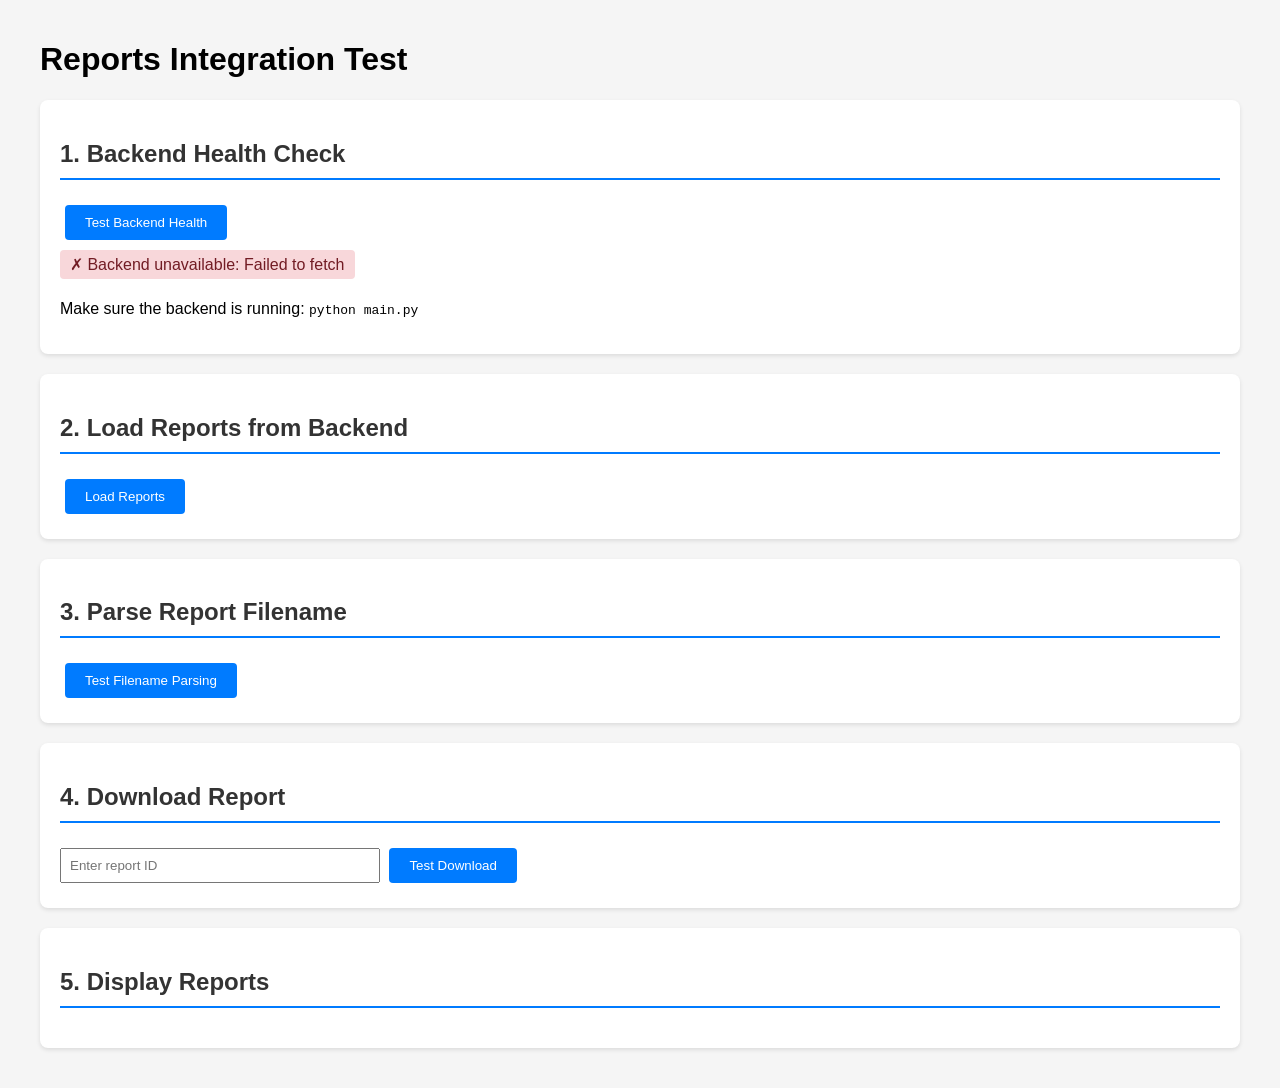
<file: frontend/test-reports.html>
<!DOCTYPE html>
<html lang="en">
<head>
    <meta charset="UTF-8">
    <meta name="viewport" content="width=device-width, initial-scale=1.0">
    <title>Test Reports Integration</title>
    <style>
        body {
            font-family: Arial, sans-serif;
            max-width: 1200px;
            margin: 0 auto;
            padding: 20px;
            background: #f5f5f5;
        }
        .test-section {
            background: white;
            padding: 20px;
            margin-bottom: 20px;
            border-radius: 8px;
            box-shadow: 0 2px 4px rgba(0,0,0,0.1);
        }
        h2 {
            color: #333;
            border-bottom: 2px solid #007bff;
            padding-bottom: 10px;
        }
        .status {
            padding: 5px 10px;
            border-radius: 4px;
            display: inline-block;
            margin: 5px 0;
        }
        .status.success {
            background: #d4edda;
            color: #155724;
        }
        .status.error {
            background: #f8d7da;
            color: #721c24;
        }
        .status.info {
            background: #d1ecf1;
            color: #0c5460;
        }
        button {
            background: #007bff;
            color: white;
            border: none;
            padding: 10px 20px;
            border-radius: 4px;
            cursor: pointer;
            margin: 5px;
        }
        button:hover {
            background: #0056b3;
        }
        pre {
            background: #f8f9fa;
            padding: 15px;
            border-radius: 4px;
            overflow-x: auto;
        }
        .report-card {
            border: 1px solid #ddd;
            padding: 15px;
            margin: 10px 0;
            border-radius: 4px;
        }
    </style>
</head>
<body>
    <h1>Reports Integration Test</h1>
    
    <div class="test-section">
        <h2>1. Backend Health Check</h2>
        <button onclick="testBackendHealth()">Test Backend Health</button>
        <div id="healthResult"></div>
    </div>
    
    <div class="test-section">
        <h2>2. Load Reports from Backend</h2>
        <button onclick="testLoadReports()">Load Reports</button>
        <div id="reportsResult"></div>
    </div>
    
    <div class="test-section">
        <h2>3. Parse Report Filename</h2>
        <button onclick="testParseFilename()">Test Filename Parsing</button>
        <div id="parseResult"></div>
    </div>
    
    <div class="test-section">
        <h2>4. Download Report</h2>
        <input type="text" id="reportIdInput" placeholder="Enter report ID" style="padding: 8px; width: 300px;">
        <button onclick="testDownloadReport()">Test Download</button>
        <div id="downloadResult"></div>
    </div>
    
    <div class="test-section">
        <h2>5. Display Reports</h2>
        <div id="reportsDisplay"></div>
    </div>

    <script src="js/utils.js"></script>
    <script src="js/api.js"></script>
    <script>
        async function testBackendHealth() {
            const resultDiv = document.getElementById('healthResult');
            resultDiv.innerHTML = '<div class="status info">Testing...</div>';
            
            try {
                const health = await api.getHealth();
                resultDiv.innerHTML = `
                    <div class="status success">✓ Backend is healthy</div>
                    <pre>${JSON.stringify(health, null, 2)}</pre>
                `;
            } catch (error) {
                resultDiv.innerHTML = `
                    <div class="status error">✗ Backend unavailable: ${error.message}</div>
                    <p>Make sure the backend is running: <code>python main.py</code></p>
                `;
            }
        }
        
        async function testLoadReports() {
            const resultDiv = document.getElementById('reportsResult');
            resultDiv.innerHTML = '<div class="status info">Loading reports...</div>';
            
            try {
                const response = await fetch('http://localhost:8000/api/reports/list');
                const data = await response.json();
                
                resultDiv.innerHTML = `
                    <div class="status success">✓ Loaded ${data.total} reports</div>
                    <pre>${JSON.stringify(data, null, 2)}</pre>
                `;
                
                // Display reports
                displayReports(data.reports);
            } catch (error) {
                resultDiv.innerHTML = `
                    <div class="status error">✗ Failed to load reports: ${error.message}</div>
                    <p>Backend may not be running or endpoint not available</p>
                `;
            }
        }
        
        function testParseFilename() {
            const resultDiv = document.getElementById('parseResult');
            
            const testFilenames = [
                'rd_tax_credit_report_2024_20251030_143000.pdf',
                'rd_tax_credit_report_RPT-2024-001_20251030_000706.pdf',
                'professional_audit_report.pdf'
            ];
            
            let html = '<div class="status success">✓ Parsing test filenames</div>';
            
            testFilenames.forEach(filename => {
                const metadata = parseReportFilename(filename);
                html += `
                    <div style="margin: 10px 0; padding: 10px; background: #f8f9fa; border-radius: 4px;">
                        <strong>${filename}</strong>
                        <pre>${JSON.stringify(metadata, null, 2)}</pre>
                    </div>
                `;
            });
            
            resultDiv.innerHTML = html;
        }
        
        async function testDownloadReport() {
            const reportId = document.getElementById('reportIdInput').value;
            const resultDiv = document.getElementById('downloadResult');
            
            if (!reportId) {
                resultDiv.innerHTML = '<div class="status error">Please enter a report ID</div>';
                return;
            }
            
            resultDiv.innerHTML = '<div class="status info">Downloading...</div>';
            
            try {
                const result = await api.downloadReport(reportId);
                resultDiv.innerHTML = `
                    <div class="status success">✓ Downloaded: ${result.filename}</div>
                `;
            } catch (error) {
                resultDiv.innerHTML = `
                    <div class="status error">✗ Download failed: ${error.message}</div>
                `;
            }
        }
        
        function displayReports(reports) {
            const displayDiv = document.getElementById('reportsDisplay');
            
            if (!reports || reports.length === 0) {
                displayDiv.innerHTML = '<p>No reports to display</p>';
                return;
            }
            
            let html = `<h3>Found ${reports.length} reports:</h3>`;
            
            reports.forEach(report => {
                html += `
                    <div class="report-card">
                        <h4>${report.filename}</h4>
                        <p><strong>ID:</strong> ${report.id}</p>
                        <p><strong>Tax Year:</strong> ${report.taxYear}</p>
                        <p><strong>Generated:</strong> ${formatDate(report.generationDate)}</p>
                        <p><strong>Size:</strong> ${formatFileSize(report.fileSize)}</p>
                        <p><strong>Status:</strong> <span class="status success">${report.status}</span></p>
                        <button onclick="api.downloadReport('${report.id}').catch(e => alert('Download failed: ' + e.message))">
                            Download
                        </button>
                    </div>
                `;
            });
            
            displayDiv.innerHTML = html;
        }
        
        // Auto-run health check on load
        window.addEventListener('load', () => {
            testBackendHealth();
        });
    </script>
</body>
</html>
</file>
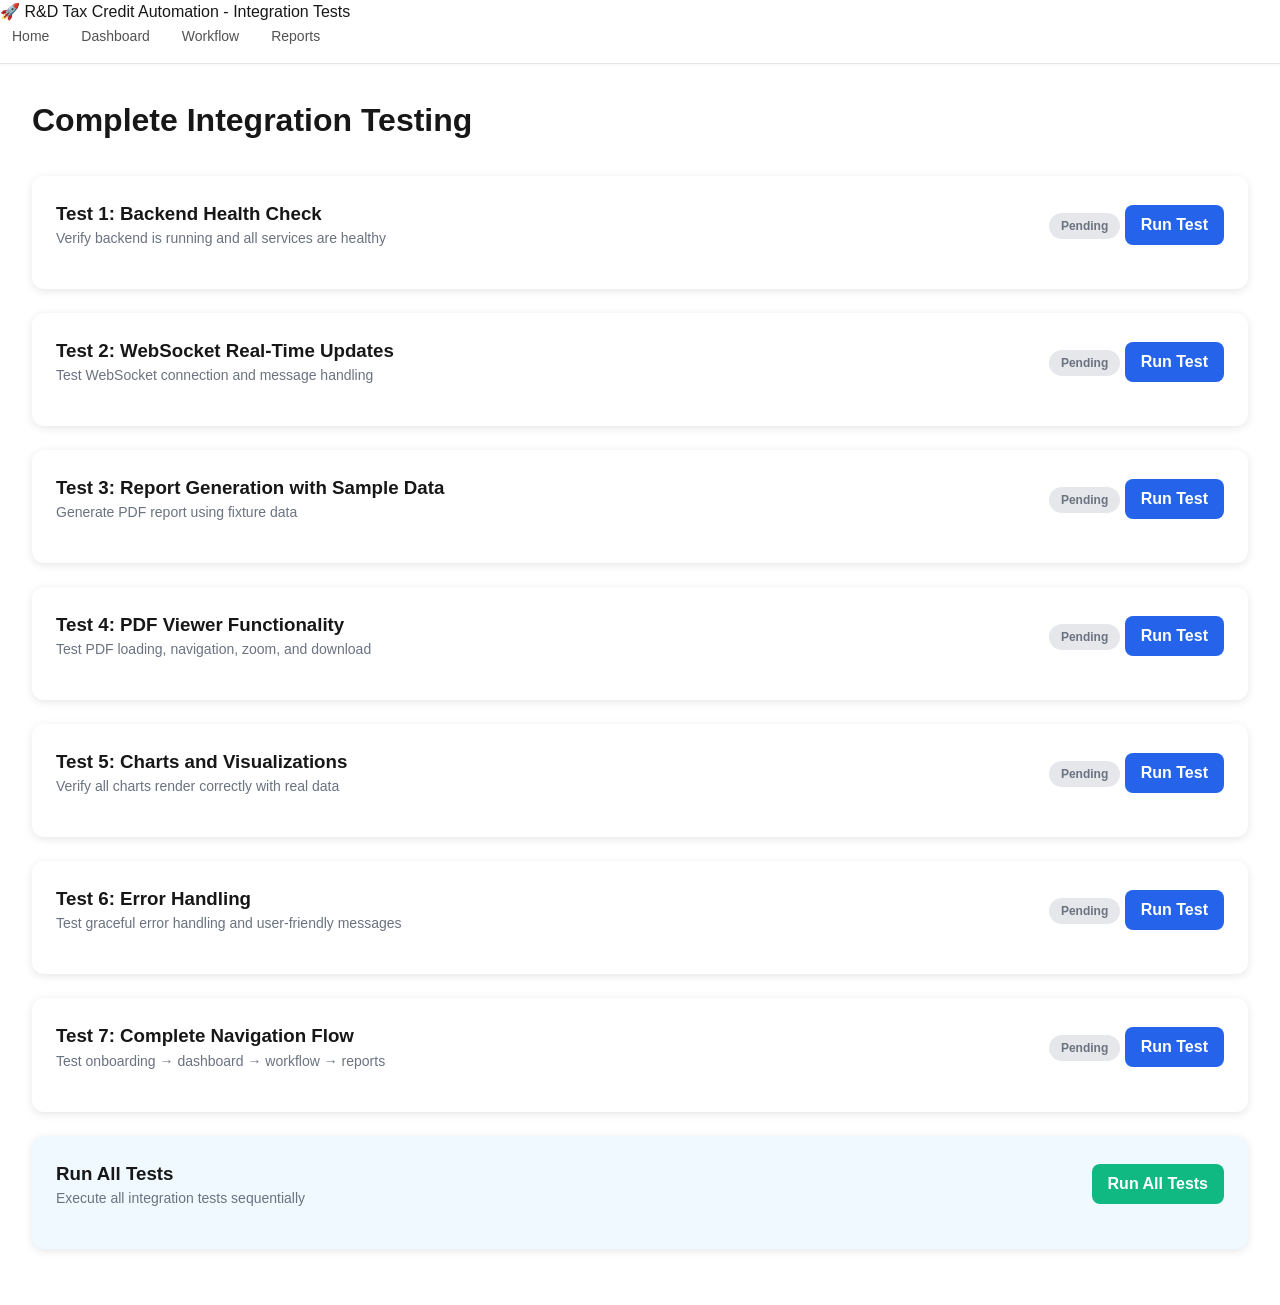
<file: frontend/test_complete_integration.html>
<!DOCTYPE html>
<html lang="en">
<head>
    <meta charset="UTF-8">
    <meta name="viewport" content="width=device-width, initial-scale=1.0">
    <title>Complete Integration Test - R&D Tax Credit Automation</title>
    <link rel="stylesheet" href="css/variables.css">
    <link rel="stylesheet" href="css/reset.css">
    <link rel="stylesheet" href="css/utilities.css">
    <link rel="stylesheet" href="css/components.css">
    <link rel="stylesheet" href="css/dashboard-enhanced.css">
    <style>
        .test-container {
            max-width: 1400px;
            margin: 0 auto;
            padding: 32px;
        }
        
        .test-section {
            background: white;
            border-radius: 12px;
            padding: 24px;
            margin-bottom: 24px;
            box-shadow: 0 2px 8px rgba(0,0,0,0.1);
        }
        
        .test-header {
            display: flex;
            justify-content: space-between;
            align-items: center;
            margin-bottom: 16px;
        }
        
        .test-status {
            display: inline-block;
            padding: 4px 12px;
            border-radius: 16px;
            font-size: 12px;
            font-weight: 600;
        }
        
        .status-pending { background: #e5e7eb; color: #6b7280; }
        .status-running { background: #dbeafe; color: #2563eb; }
        .status-passed { background: #d1fae5; color: #10b981; }
        .status-failed { background: #fee2e2; color: #ef4444; }
        
        .test-button {
            padding: 8px 16px;
            border: none;
            border-radius: 8px;
            background: #2563eb;
            color: white;
            cursor: pointer;
            font-weight: 600;
        }
        
        .test-button:hover { background: #1d4ed8; }
        .test-button:disabled { background: #9ca3af; cursor: not-allowed; }
        
        .test-results {
            margin-top: 16px;
            padding: 16px;
            background: #f9fafb;
            border-radius: 8px;
            font-family: 'Courier New', monospace;
            font-size: 13px;
            max-height: 300px;
            overflow-y: auto;
        }
        
        .test-log {
            margin: 4px 0;
        }
        
        .log-success { color: #10b981; }
        .log-error { color: #ef4444; }
        .log-info { color: #2563eb; }
        .log-warning { color: #f59e0b; }
        
        .progress-bar {
            width: 100%;
            height: 8px;
            background: #e5e7eb;
            border-radius: 4px;
            overflow: hidden;
            margin-top: 12px;
        }
        
        .progress-fill {
            height: 100%;
            background: #2563eb;
            transition: width 0.3s ease;
        }
    </style>
</head>
<body>
    <nav class="navbar">
        <div class="navbar-brand">🚀 R&D Tax Credit Automation - Integration Tests</div>
        <ul class="navbar-menu">
            <li><a href="home.html">Home</a></li>
            <li><a href="index.html">Dashboard</a></li>
            <li><a href="workflow.html">Workflow</a></li>
            <li><a href="reports.html">Reports</a></li>
        </ul>
    </nav>

    <div class="test-container">
        <h1 style="margin-bottom: 32px;">Complete Integration Testing</h1>

        <!-- Test 1: Backend Health -->
        <div class="test-section">
            <div class="test-header">
                <div>
                    <h3>Test 1: Backend Health Check</h3>
                    <p style="color: #6b7280; font-size: 14px;">Verify backend is running and all services are healthy</p>
                </div>
                <div>
                    <span id="test1-status" class="test-status status-pending">Pending</span>
                    <button id="test1-btn" class="test-button" onclick="runTest1()">Run Test</button>
                </div>
            </div>
            <div id="test1-results" class="test-results" style="display: none;"></div>
        </div>

        <!-- Test 2: WebSocket Connection -->
        <div class="test-section">
            <div class="test-header">
                <div>
                    <h3>Test 2: WebSocket Real-Time Updates</h3>
                    <p style="color: #6b7280; font-size: 14px;">Test WebSocket connection and message handling</p>
                </div>
                <div>
                    <span id="test2-status" class="test-status status-pending">Pending</span>
                    <button id="test2-btn" class="test-button" onclick="runTest2()">Run Test</button>
                </div>
            </div>
            <div id="test2-results" class="test-results" style="display: none;"></div>
        </div>

        <!-- Test 3: Report Generation -->
        <div class="test-section">
            <div class="test-header">
                <div>
                    <h3>Test 3: Report Generation with Sample Data</h3>
                    <p style="color: #6b7280; font-size: 14px;">Generate PDF report using fixture data</p>
                </div>
                <div>
                    <span id="test3-status" class="test-status status-pending">Pending</span>
                    <button id="test3-btn" class="test-button" onclick="runTest3()">Run Test</button>
                </div>
            </div>
            <div id="test3-results" class="test-results" style="display: none;"></div>
            <div class="progress-bar" id="test3-progress" style="display: none;">
                <div class="progress-fill" style="width: 0%;"></div>
            </div>
        </div>

        <!-- Test 4: PDF Viewer -->
        <div class="test-section">
            <div class="test-header">
                <div>
                    <h3>Test 4: PDF Viewer Functionality</h3>
                    <p style="color: #6b7280; font-size: 14px;">Test PDF loading, navigation, zoom, and download</p>
                </div>
                <div>
                    <span id="test4-status" class="test-status status-pending">Pending</span>
                    <button id="test4-btn" class="test-button" onclick="runTest4()">Run Test</button>
                </div>
            </div>
            <div id="test4-results" class="test-results" style="display: none;"></div>
        </div>

        <!-- Test 5: Charts and Visualizations -->
        <div class="test-section">
            <div class="test-header">
                <div>
                    <h3>Test 5: Charts and Visualizations</h3>
                    <p style="color: #6b7280; font-size: 14px;">Verify all charts render correctly with real data</p>
                </div>
                <div>
                    <span id="test5-status" class="test-status status-pending">Pending</span>
                    <button id="test5-btn" class="test-button" onclick="runTest5()">Run Test</button>
                </div>
            </div>
            <div id="test5-results" class="test-results" style="display: none;"></div>
        </div>

        <!-- Test 6: Error Handling -->
        <div class="test-section">
            <div class="test-header">
                <div>
                    <h3>Test 6: Error Handling</h3>
                    <p style="color: #6b7280; font-size: 14px;">Test graceful error handling and user-friendly messages</p>
                </div>
                <div>
                    <span id="test6-status" class="test-status status-pending">Pending</span>
                    <button id="test6-btn" class="test-button" onclick="runTest6()">Run Test</button>
                </div>
            </div>
            <div id="test6-results" class="test-results" style="display: none;"></div>
        </div>

        <!-- Test 7: Navigation Flow -->
        <div class="test-section">
            <div class="test-header">
                <div>
                    <h3>Test 7: Complete Navigation Flow</h3>
                    <p style="color: #6b7280; font-size: 14px;">Test onboarding → dashboard → workflow → reports</p>
                </div>
                <div>
                    <span id="test7-status" class="test-status status-pending">Pending</span>
                    <button id="test7-btn" class="test-button" onclick="runTest7()">Run Test</button>
                </div>
            </div>
            <div id="test7-results" class="test-results" style="display: none;"></div>
        </div>

        <!-- Run All Tests -->
        <div class="test-section" style="background: #f0f9ff;">
            <div class="test-header">
                <div>
                    <h3>Run All Tests</h3>
                    <p style="color: #6b7280; font-size: 14px;">Execute all integration tests sequentially</p>
                </div>
                <div>
                    <button id="run-all-btn" class="test-button" onclick="runAllTests()" style="background: #10b981;">
                        Run All Tests
                    </button>
                </div>
            </div>
            <div id="overall-progress" class="progress-bar" style="display: none;">
                <div class="progress-fill" style="width: 0%;"></div>
            </div>
        </div>
    </div>

    <script src="js/api.js"></script>
    <script src="js/websocket.js"></script>
    <script src="js/utils.js"></script>

    <script>
        // Test utilities
        function logTest(testId, message, type = 'info') {
            const resultsDiv = document.getElementById(`test${testId}-results`);
            resultsDiv.style.display = 'block';
            const logClass = `log-${type}`;
            const timestamp = new Date().toLocaleTimeString();
            resultsDiv.innerHTML += `<div class="test-log ${logClass}">[${timestamp}] ${message}</div>`;
            resultsDiv.scrollTop = resultsDiv.scrollHeight;
        }

        function setTestStatus(testId, status) {
            const statusSpan = document.getElementById(`test${testId}-status`);
            statusSpan.className = `test-status status-${status}`;
            statusSpan.textContent = status.charAt(0).toUpperCase() + status.slice(1);
        }

        function clearTestResults(testId) {
            const resultsDiv = document.getElementById(`test${testId}-results`);
            resultsDiv.innerHTML = '';
        }

        // Test 1: Backend Health Check
        async function runTest1() {
            clearTestResults(1);
            setTestStatus(1, 'running');
            logTest(1, 'Starting backend health check...', 'info');

            try {
                const response = await fetch('http://localhost:8000/health');
                if (response.ok) {
                    const data = await response.json();
                    logTest(1, `✓ Backend is healthy`, 'success');
                    logTest(1, `Status: ${data.status}`, 'info');
                    logTest(1, `Timestamp: ${data.timestamp}`, 'info');
                    
                    if (data.services) {
                        Object.entries(data.services).forEach(([service, status]) => {
                            logTest(1, `  ${service}: ${status}`, 'info');
                        });
                    }
                    
                    setTestStatus(1, 'passed');
                } else {
                    logTest(1, `✗ Backend returned status ${response.status}`, 'error');
                    setTestStatus(1, 'failed');
                }
            } catch (error) {
                logTest(1, `✗ Error: ${error.message}`, 'error');
                logTest(1, 'Make sure backend is running: uvicorn main:app --reload', 'warning');
                setTestStatus(1, 'failed');
            }
        }

        // Test 2: WebSocket Connection
        async function runTest2() {
            clearTestResults(2);
            setTestStatus(2, 'running');
            logTest(2, 'Connecting to WebSocket...', 'info');

            try {
                const ws = new WebSocket('ws://localhost:8000/ws');
                
                ws.onopen = () => {
                    logTest(2, '✓ WebSocket connected successfully', 'success');
                };

                ws.onmessage = (event) => {
                    const data = JSON.parse(event.data);
                    logTest(2, `✓ Received message: ${data.type || 'unknown'}`, 'success');
                    logTest(2, `Data: ${JSON.stringify(data, null, 2)}`, 'info');
                };

                ws.onerror = (error) => {
                    logTest(2, `✗ WebSocket error: ${error}`, 'error');
                    setTestStatus(2, 'failed');
                };

                // Wait 3 seconds then close
                setTimeout(() => {
                    ws.close();
                    logTest(2, '✓ WebSocket test completed', 'success');
                    setTestStatus(2, 'passed');
                }, 3000);

            } catch (error) {
                logTest(2, `✗ Error: ${error.message}`, 'error');
                setTestStatus(2, 'failed');
            }
        }

        // Test 3: Report Generation
        async function runTest3() {
            clearTestResults(3);
            setTestStatus(3, 'running');
            logTest(3, 'Loading sample qualified projects...', 'info');

            try {
                // Load sample data
                const sampleResponse = await fetch('data/sample_qualified_projects.json');
                const qualifiedProjects = await sampleResponse.json();
                logTest(3, `✓ Loaded ${qualifiedProjects.length} sample projects`, 'success');

                // Show progress bar
                const progressBar = document.getElementById('test3-progress');
                progressBar.style.display = 'block';
                const progressFill = progressBar.querySelector('.progress-fill');

                logTest(3, 'Generating PDF report...', 'info');
                progressFill.style.width = '30%';

                const response = await fetch('http://localhost:8000/api/generate-report', {
                    method: 'POST',
                    headers: { 'Content-Type': 'application/json' },
                    body: JSON.stringify({ 
                        qualified_projects: qualifiedProjects,
                        tax_year: 2024,
                        company_name: "Acme Corporation"
                    })
                });

                progressFill.style.width = '70%';

                if (response.ok) {
                    const result = await response.json();
                    progressFill.style.width = '100%';
                    
                    logTest(3, `✓ Report generated successfully`, 'success');
                    logTest(3, `Report ID: ${result.report_id}`, 'info');
                    logTest(3, `PDF Path: ${result.pdf_path}`, 'info');
                    
                    if (result.metadata) {
                        logTest(3, `Total Projects: ${result.metadata.project_count}`, 'info');
                        logTest(3, `Total Hours: ${result.metadata.total_qualified_hours}`, 'info');
                        logTest(3, `Estimated Credit: $${result.metadata.estimated_credit}`, 'info');
                    }
                    
                    setTestStatus(3, 'passed');
                } else {
                    const error = await response.text();
                    logTest(3, `✗ Report generation failed: ${response.status}`, 'error');
                    logTest(3, error, 'error');
                    setTestStatus(3, 'failed');
                }

                setTimeout(() => {
                    progressBar.style.display = 'none';
                    progressFill.style.width = '0%';
                }, 2000);

            } catch (error) {
                logTest(3, `✗ Error: ${error.message}`, 'error');
                setTestStatus(3, 'failed');
            }
        }

        // Test 4: PDF Viewer
        async function runTest4() {
            clearTestResults(4);
            setTestStatus(4, 'running');
            logTest(4, 'Testing PDF viewer functionality...', 'info');

            try {
                // Check if PDF.js is loaded
                if (typeof pdfjsLib !== 'undefined') {
                    logTest(4, '✓ PDF.js library loaded', 'success');
                } else {
                    logTest(4, '⚠ PDF.js not loaded (expected for this test)', 'warning');
                }

                // Check if PDF viewer files exist
                const jsResponse = await fetch('js/pdf-viewer.js');
                const cssResponse = await fetch('css/pdf-viewer.css');

                if (jsResponse.ok) {
                    logTest(4, '✓ PDF viewer JavaScript found', 'success');
                } else {
                    logTest(4, '✗ PDF viewer JavaScript not found', 'error');
                }

                if (cssResponse.ok) {
                    logTest(4, '✓ PDF viewer CSS found', 'success');
                } else {
                    logTest(4, '✗ PDF viewer CSS not found', 'error');
                }

                // Test report listing
                const reportsResponse = await fetch('http://localhost:8000/api/reports');
                if (reportsResponse.ok) {
                    const reports = await reportsResponse.json();
                    logTest(4, `✓ Found ${reports.length} existing reports`, 'success');
                    
                    if (reports.length > 0) {
                        logTest(4, `Testing download for: ${reports[0].filename}`, 'info');
                        // Don't actually download, just test endpoint
                        const downloadResponse = await fetch(`http://localhost:8000/api/download/report/${reports[0].filename}`);
                        if (downloadResponse.ok) {
                            logTest(4, '✓ PDF download endpoint working', 'success');
                        } else {
                            logTest(4, '✗ PDF download failed', 'error');
                        }
                    }
                }

                setTestStatus(4, 'passed');
            } catch (error) {
                logTest(4, `✗ Error: ${error.message}`, 'error');
                setTestStatus(4, 'failed');
            }
        }

        // Test 5: Charts and Visualizations
        async function runTest5() {
            clearTestResults(5);
            setTestStatus(5, 'running');
            logTest(5, 'Testing chart rendering...', 'info');

            try {
                // Check if chart libraries are available
                if (typeof renderDonutChart === 'function') {
                    logTest(5, '✓ Donut chart function available', 'success');
                } else {
                    logTest(5, '⚠ Donut chart function not found', 'warning');
                }

                if (typeof renderMetricCard === 'function') {
                    logTest(5, '✓ Metric card function available', 'success');
                } else {
                    logTest(5, '⚠ Metric card function not found', 'warning');
                }

                // Load sample data
                const response = await fetch('data/sample-integration-data.json');
                if (response.ok) {
                    const data = await response.json();
                    logTest(5, '✓ Sample integration data loaded', 'success');
                    logTest(5, `Data includes: ${Object.keys(data).join(', ')}`, 'info');
                    
                    // Verify data structure
                    if (data.engagementSummary) {
                        logTest(5, `✓ Engagement summary: ${data.engagementSummary.totalProjects} projects`, 'success');
                    }
                    if (data.complianceHealth) {
                        logTest(5, `✓ Compliance health: ${data.complianceHealth.auditReadinessScore}% ready`, 'success');
                    }
                } else {
                    logTest(5, '✗ Failed to load sample data', 'error');
                }

                setTestStatus(5, 'passed');
            } catch (error) {
                logTest(5, `✗ Error: ${error.message}`, 'error');
                setTestStatus(5, 'failed');
            }
        }

        // Test 6: Error Handling
        async function runTest6() {
            clearTestResults(6);
            setTestStatus(6, 'running');
            logTest(6, 'Testing error handling...', 'info');

            try {
                // Test 1: Invalid report generation
                logTest(6, 'Test 1: Invalid report data', 'info');
                const invalidResponse = await fetch('http://localhost:8000/api/generate-report', {
                    method: 'POST',
                    headers: { 'Content-Type': 'application/json' },
                    body: JSON.stringify({ qualified_projects: [] })
                });

                if (invalidResponse.status === 400 || invalidResponse.status === 422) {
                    logTest(6, '✓ Invalid input properly rejected', 'success');
                } else {
                    logTest(6, `⚠ Unexpected status: ${invalidResponse.status}`, 'warning');
                }

                // Test 2: Missing report
                logTest(6, 'Test 2: Missing report download', 'info');
                const missingResponse = await fetch('http://localhost:8000/api/download/report/nonexistent.pdf');
                
                if (missingResponse.status === 404) {
                    logTest(6, '✓ Missing report properly handled (404)', 'success');
                } else {
                    logTest(6, `⚠ Unexpected status: ${missingResponse.status}`, 'warning');
                }

                // Test 3: Backend offline simulation
                logTest(6, 'Test 3: Graceful degradation', 'info');
                const sampleDataResponse = await fetch('data/sample-integration-data.json');
                if (sampleDataResponse.ok) {
                    logTest(6, '✓ Sample data available for offline mode', 'success');
                } else {
                    logTest(6, '✗ Sample data not available', 'error');
                }

                setTestStatus(6, 'passed');
            } catch (error) {
                logTest(6, `✗ Error: ${error.message}`, 'error');
                setTestStatus(6, 'failed');
            }
        }

        // Test 7: Navigation Flow
        async function runTest7() {
            clearTestResults(7);
            setTestStatus(7, 'running');
            logTest(7, 'Testing navigation flow...', 'info');

            try {
                const pages = [
                    { name: 'Home', url: 'home.html' },
                    { name: 'Onboarding', url: 'onboarding.html' },
                    { name: 'Dashboard', url: 'index.html' },
                    { name: 'Workflow', url: 'workflow.html' },
                    { name: 'Reports', url: 'reports.html' }
                ];

                for (const page of pages) {
                    const response = await fetch(page.url);
                    if (response.ok) {
                        logTest(7, `✓ ${page.name} page accessible`, 'success');
                    } else {
                        logTest(7, `✗ ${page.name} page not found`, 'error');
                    }
                }

                logTest(7, '✓ All pages accessible', 'success');
                setTestStatus(7, 'passed');
            } catch (error) {
                logTest(7, `✗ Error: ${error.message}`, 'error');
                setTestStatus(7, 'failed');
            }
        }

        // Run All Tests
        async function runAllTests() {
            const runAllBtn = document.getElementById('run-all-btn');
            runAllBtn.disabled = true;
            runAllBtn.textContent = 'Running Tests...';

            const progressBar = document.getElementById('overall-progress');
            progressBar.style.display = 'block';
            const progressFill = progressBar.querySelector('.progress-fill');

            const tests = [
                { fn: runTest1, progress: 14 },
                { fn: runTest2, progress: 28 },
                { fn: runTest3, progress: 42 },
                { fn: runTest4, progress: 57 },
                { fn: runTest5, progress: 71 },
                { fn: runTest6, progress: 85 },
                { fn: runTest7, progress: 100 }
            ];

            for (const test of tests) {
                await test.fn();
                progressFill.style.width = `${test.progress}%`;
                await new Promise(resolve => setTimeout(resolve, 1000));
            }

            runAllBtn.disabled = false;
            runAllBtn.textContent = 'Run All Tests';
            
            // Calculate results
            const statuses = [];
            for (let i = 1; i <= 7; i++) {
                const status = document.getElementById(`test${i}-status`).textContent.toLowerCase();
                statuses.push(status);
            }

            const passed = statuses.filter(s => s === 'passed').length;
            const failed = statuses.filter(s => s === 'failed').length;
            const total = statuses.length;

            alert(`Test Results:\n✓ Passed: ${passed}/${total}\n✗ Failed: ${failed}/${total}\n\nPass Rate: ${((passed/total)*100).toFixed(1)}%`);

            setTimeout(() => {
                progressBar.style.display = 'none';
                progressFill.style.width = '0%';
            }, 2000);
        }

        // Auto-run health check on page load
        window.addEventListener('load', () => {
            console.log('Integration test page loaded');
            // Optionally auto-run health check
            // runTest1();
        });
    </script>
</body>
</html>
</file>
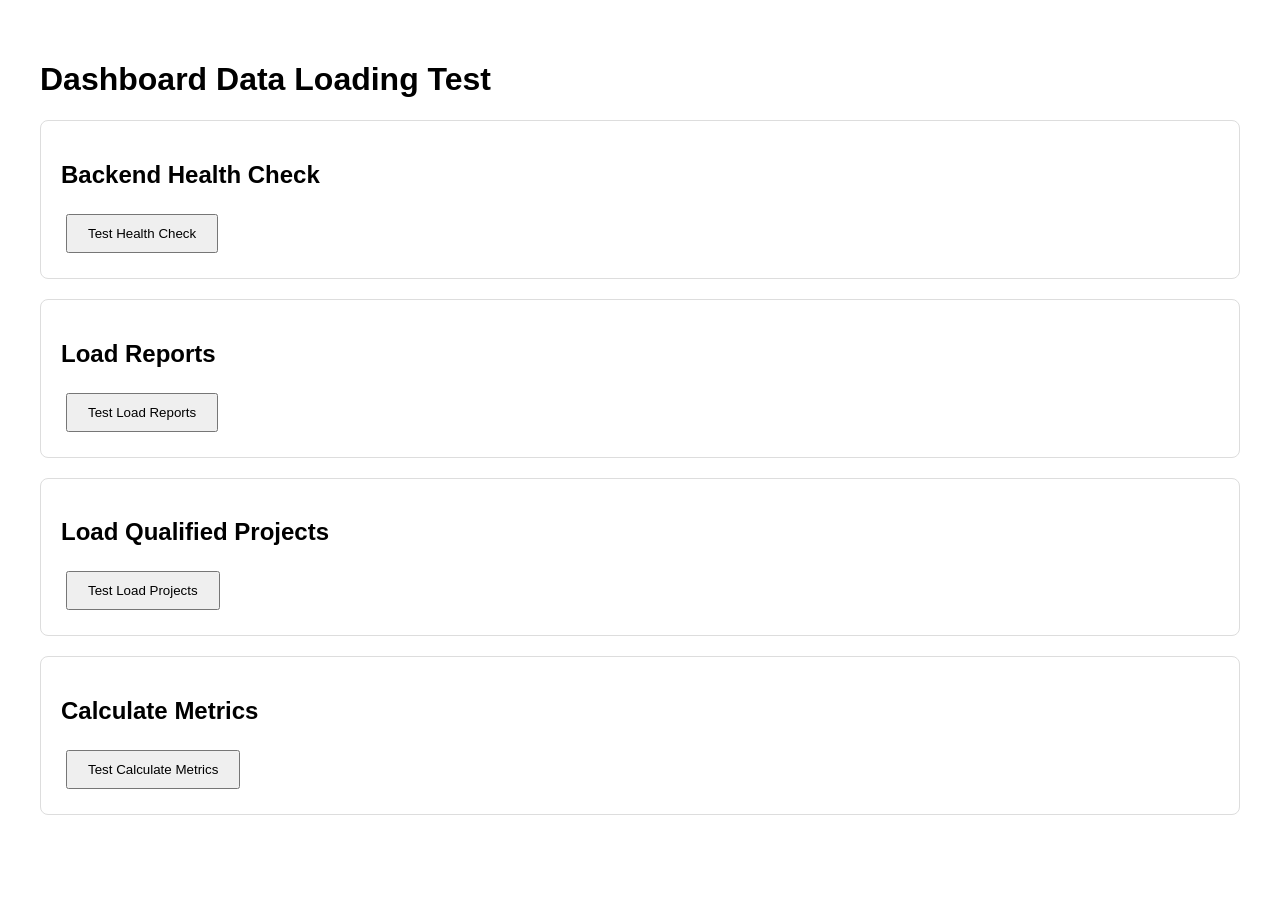
<file: frontend/test_dashboard_data.html>
<!DOCTYPE html>
<html lang="en">
<head>
    <meta charset="UTF-8">
    <meta name="viewport" content="width=device-width, initial-scale=1.0">
    <title>Test Dashboard Data Loading</title>
    <style>
        body {
            font-family: Arial, sans-serif;
            max-width: 1200px;
            margin: 20px auto;
            padding: 20px;
        }
        .section {
            margin: 20px 0;
            padding: 20px;
            border: 1px solid #ddd;
            border-radius: 8px;
        }
        .success { color: green; }
        .error { color: red; }
        .warning { color: orange; }
        pre {
            background: #f5f5f5;
            padding: 10px;
            border-radius: 4px;
            overflow-x: auto;
        }
        button {
            padding: 10px 20px;
            margin: 5px;
            cursor: pointer;
        }
    </style>
</head>
<body>
    <h1>Dashboard Data Loading Test</h1>
    
    <div class="section">
        <h2>Backend Health Check</h2>
        <button onclick="testHealthCheck()">Test Health Check</button>
        <div id="healthResult"></div>
    </div>
    
    <div class="section">
        <h2>Load Reports</h2>
        <button onclick="testLoadReports()">Test Load Reports</button>
        <div id="reportsResult"></div>
    </div>
    
    <div class="section">
        <h2>Load Qualified Projects</h2>
        <button onclick="testLoadProjects()">Test Load Projects</button>
        <div id="projectsResult"></div>
    </div>
    
    <div class="section">
        <h2>Calculate Metrics</h2>
        <button onclick="testCalculateMetrics()">Test Calculate Metrics</button>
        <div id="metricsResult"></div>
    </div>

    <script src="js/api.js"></script>
    <script>
        async function testHealthCheck() {
            const resultDiv = document.getElementById('healthResult');
            resultDiv.innerHTML = '<p>Loading...</p>';
            
            try {
                const health = await api.getHealth();
                resultDiv.innerHTML = `
                    <p class="success">✓ Health check successful</p>
                    <pre>${JSON.stringify(health, null, 2)}</pre>
                `;
            } catch (error) {
                resultDiv.innerHTML = `
                    <p class="error">✗ Health check failed: ${error.message}</p>
                `;
            }
        }
        
        async function testLoadReports() {
            const resultDiv = document.getElementById('reportsResult');
            resultDiv.innerHTML = '<p>Loading...</p>';
            
            try {
                const reportsData = await api.loadExistingReports();
                const reports = reportsData.reports || [];
                
                resultDiv.innerHTML = `
                    <p class="success">✓ Loaded ${reports.length} reports</p>
                    <pre>${JSON.stringify(reports, null, 2)}</pre>
                `;
            } catch (error) {
                resultDiv.innerHTML = `
                    <p class="error">✗ Failed to load reports: ${error.message}</p>
                `;
            }
        }
        
        async function testLoadProjects() {
            const resultDiv = document.getElementById('projectsResult');
            resultDiv.innerHTML = '<p>Loading...</p>';
            
            try {
                const projects = await loadSampleQualifiedProjects();
                
                resultDiv.innerHTML = `
                    <p class="success">✓ Loaded ${projects.length} qualified projects</p>
                    <pre>${JSON.stringify(projects.slice(0, 2), null, 2)}</pre>
                    <p><em>Showing first 2 projects...</em></p>
                `;
            } catch (error) {
                resultDiv.innerHTML = `
                    <p class="error">✗ Failed to load projects: ${error.message}</p>
                `;
            }
        }
        
        async function testCalculateMetrics() {
            const resultDiv = document.getElementById('metricsResult');
            resultDiv.innerHTML = '<p>Loading...</p>';
            
            try {
                // Load data
                const reportsData = await api.loadExistingReports();
                const reports = reportsData.reports || [];
                const projects = await loadSampleQualifiedProjects();
                
                // Calculate metrics
                let metrics = {
                    totalProjects: 0,
                    qualificationRate: 0,
                    estimatedCredits: 0,
                    qualifiedHours: 0,
                    averageConfidence: 0
                };
                
                if (reports.length > 0) {
                    metrics.totalProjects = reports.reduce((sum, r) => sum + (r.projectCount || 0), 0);
                    metrics.estimatedCredits = reports.reduce((sum, r) => sum + (r.estimatedCredit || 0), 0);
                    metrics.qualifiedHours = reports.reduce((sum, r) => sum + (r.totalQualifiedHours || 0), 0);
                }
                
                if (projects.length > 0) {
                    metrics.totalProjects = projects.length;
                    metrics.qualifiedHours = projects.reduce((sum, p) => sum + (p.qualified_hours || 0), 0);
                    metrics.estimatedCredits = projects.reduce((sum, p) => sum + (p.qualified_cost || 0) * 0.20, 0);
                    
                    const totalConfidence = projects.reduce((sum, p) => sum + (p.confidence_score || 0), 0);
                    metrics.averageConfidence = projects.length > 0 
                        ? (totalConfidence / projects.length) * 100 
                        : 0;
                    
                    metrics.qualificationRate = 85;
                }
                
                resultDiv.innerHTML = `
                    <p class="success">✓ Metrics calculated successfully</p>
                    <pre>${JSON.stringify(metrics, null, 2)}</pre>
                `;
            } catch (error) {
                resultDiv.innerHTML = `
                    <p class="error">✗ Failed to calculate metrics: ${error.message}</p>
                `;
            }
        }
    </script>
</body>
</html>
</file>
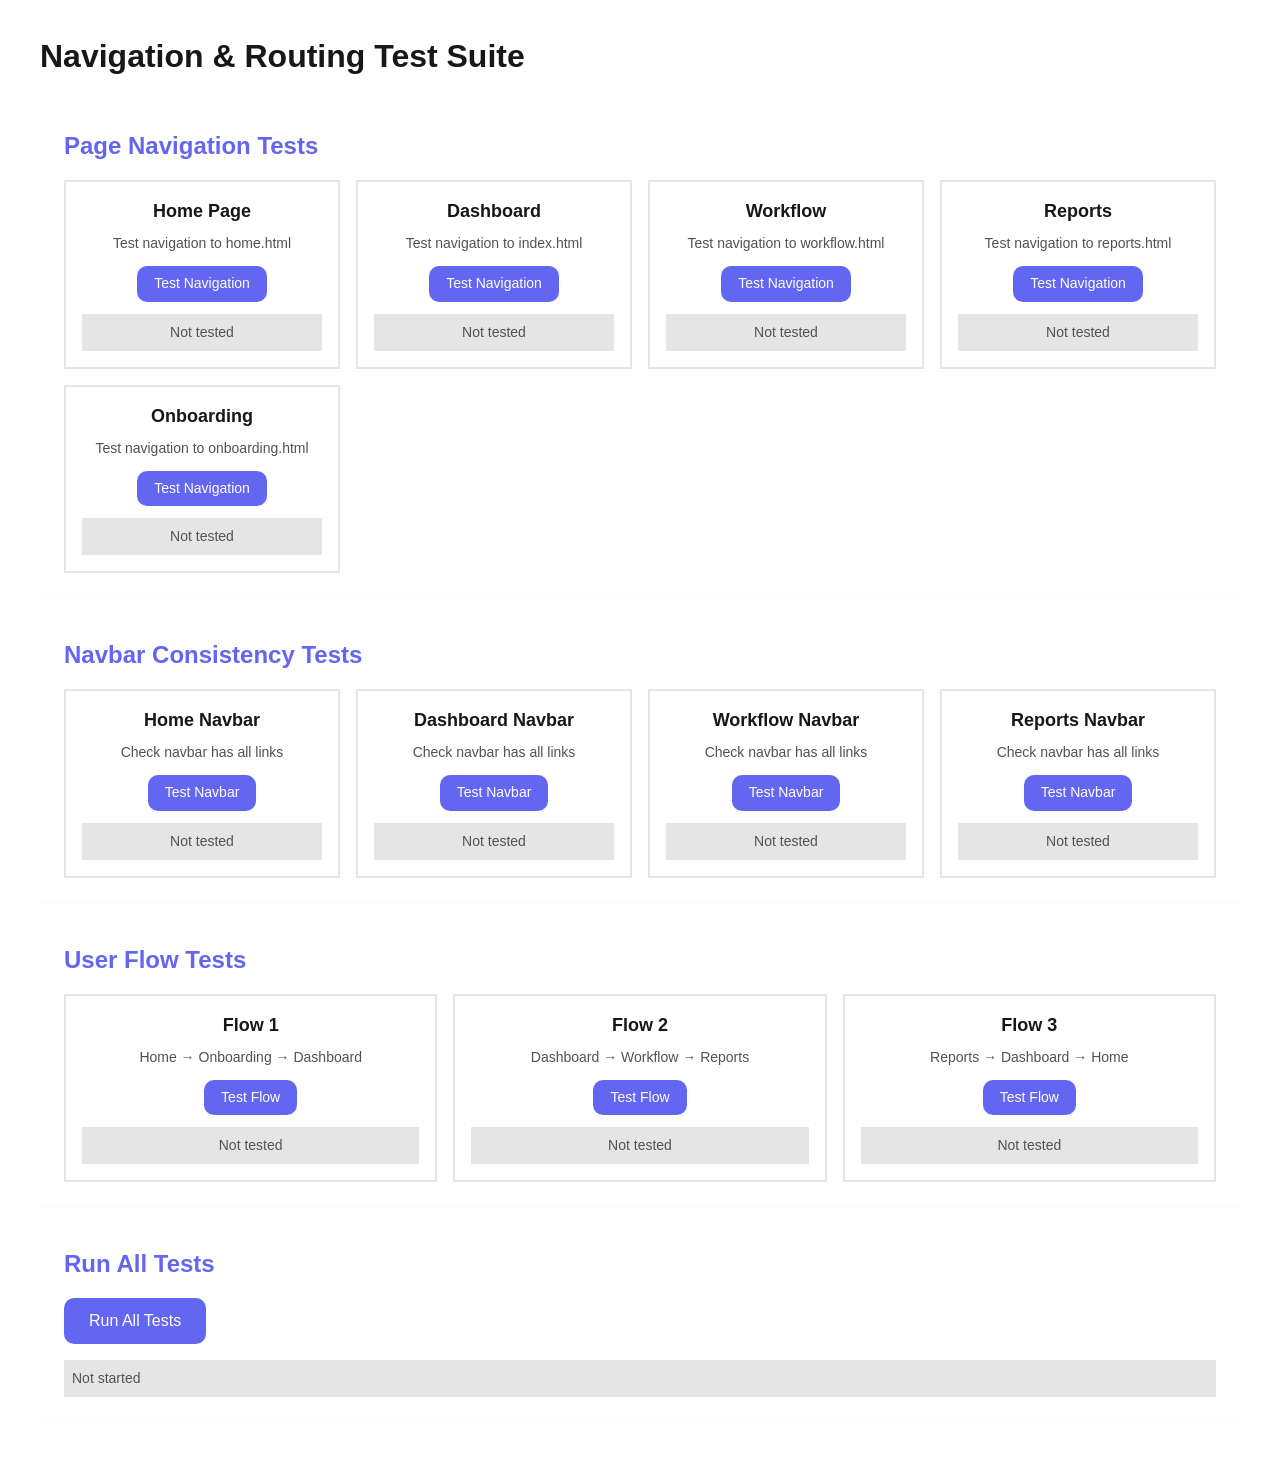
<file: frontend/test_navigation.html>
<!DOCTYPE html>
<html lang="en">
<head>
    <meta charset="UTF-8">
    <meta name="viewport" content="width=device-width, initial-scale=1.0">
    <title>Navigation Test - R&D Tax Credit Automation</title>
    <link rel="stylesheet" href="css/variables.css">
    <link rel="stylesheet" href="css/reset.css">
    <link rel="stylesheet" href="css/utilities.css">
    <link rel="stylesheet" href="css/components.css">
    <style>
        body {
            padding: var(--spacing-8);
            background-color: var(--bg-secondary);
        }
        
        .test-container {
            max-width: 1200px;
            margin: 0 auto;
        }
        
        .test-section {
            background: white;
            padding: var(--spacing-6);
            margin-bottom: var(--spacing-4);
            border-radius: var(--border-radius-lg);
            box-shadow: var(--shadow-sm);
        }
        
        .test-section h2 {
            margin-bottom: var(--spacing-4);
            color: var(--color-primary);
        }
        
        .test-grid {
            display: grid;
            grid-template-columns: repeat(auto-fit, minmax(250px, 1fr));
            gap: var(--spacing-4);
        }
        
        .test-card {
            padding: var(--spacing-4);
            border: 2px solid var(--border-color);
            border-radius: var(--border-radius-md);
            text-align: center;
        }
        
        .test-card h3 {
            margin-bottom: var(--spacing-2);
            font-size: var(--font-size-lg);
        }
        
        .test-card p {
            margin-bottom: var(--spacing-3);
            color: var(--text-secondary);
            font-size: var(--font-size-sm);
        }
        
        .test-result {
            margin-top: var(--spacing-3);
            padding: var(--spacing-2);
            border-radius: var(--border-radius-sm);
            font-size: var(--font-size-sm);
        }
        
        .test-result.success {
            background-color: var(--status-healthy);
            color: white;
        }
        
        .test-result.error {
            background-color: var(--status-error);
            color: white;
        }
        
        .test-result.pending {
            background-color: var(--color-gray-200);
            color: var(--text-secondary);
        }
    </style>
</head>
<body>
    <div class="test-container">
        <h1 class="mb-6">Navigation & Routing Test Suite</h1>
        
        <!-- Page Navigation Tests -->
        <div class="test-section">
            <h2>Page Navigation Tests</h2>
            <div class="test-grid">
                <div class="test-card">
                    <h3>Home Page</h3>
                    <p>Test navigation to home.html</p>
                    <button class="btn btn-primary" onclick="testNavigation('home.html', 'home-result')">
                        Test Navigation
                    </button>
                    <div id="home-result" class="test-result pending">Not tested</div>
                </div>
                
                <div class="test-card">
                    <h3>Dashboard</h3>
                    <p>Test navigation to index.html</p>
                    <button class="btn btn-primary" onclick="testNavigation('index.html', 'dashboard-result')">
                        Test Navigation
                    </button>
                    <div id="dashboard-result" class="test-result pending">Not tested</div>
                </div>
                
                <div class="test-card">
                    <h3>Workflow</h3>
                    <p>Test navigation to workflow.html</p>
                    <button class="btn btn-primary" onclick="testNavigation('workflow.html', 'workflow-result')">
                        Test Navigation
                    </button>
                    <div id="workflow-result" class="test-result pending">Not tested</div>
                </div>
                
                <div class="test-card">
                    <h3>Reports</h3>
                    <p>Test navigation to reports.html</p>
                    <button class="btn btn-primary" onclick="testNavigation('reports.html', 'reports-result')">
                        Test Navigation
                    </button>
                    <div id="reports-result" class="test-result pending">Not tested</div>
                </div>
                
                <div class="test-card">
                    <h3>Onboarding</h3>
                    <p>Test navigation to onboarding.html</p>
                    <button class="btn btn-primary" onclick="testNavigation('onboarding.html', 'onboarding-result')">
                        Test Navigation
                    </button>
                    <div id="onboarding-result" class="test-result pending">Not tested</div>
                </div>
            </div>
        </div>
        
        <!-- Navbar Consistency Tests -->
        <div class="test-section">
            <h2>Navbar Consistency Tests</h2>
            <div class="test-grid">
                <div class="test-card">
                    <h3>Home Navbar</h3>
                    <p>Check navbar has all links</p>
                    <button class="btn btn-primary" onclick="testNavbar('home.html', 'home-navbar-result')">
                        Test Navbar
                    </button>
                    <div id="home-navbar-result" class="test-result pending">Not tested</div>
                </div>
                
                <div class="test-card">
                    <h3>Dashboard Navbar</h3>
                    <p>Check navbar has all links</p>
                    <button class="btn btn-primary" onclick="testNavbar('index.html', 'dashboard-navbar-result')">
                        Test Navbar
                    </button>
                    <div id="dashboard-navbar-result" class="test-result pending">Not tested</div>
                </div>
                
                <div class="test-card">
                    <h3>Workflow Navbar</h3>
                    <p>Check navbar has all links</p>
                    <button class="btn btn-primary" onclick="testNavbar('workflow.html', 'workflow-navbar-result')">
                        Test Navbar
                    </button>
                    <div id="workflow-navbar-result" class="test-result pending">Not tested</div>
                </div>
                
                <div class="test-card">
                    <h3>Reports Navbar</h3>
                    <p>Check navbar has all links</p>
                    <button class="btn btn-primary" onclick="testNavbar('reports.html', 'reports-navbar-result')">
                        Test Navbar
                    </button>
                    <div id="reports-navbar-result" class="test-result pending">Not tested</div>
                </div>
            </div>
        </div>
        
        <!-- User Flow Tests -->
        <div class="test-section">
            <h2>User Flow Tests</h2>
            <div class="test-grid">
                <div class="test-card">
                    <h3>Flow 1</h3>
                    <p>Home → Onboarding → Dashboard</p>
                    <button class="btn btn-primary" onclick="testFlow1()">
                        Test Flow
                    </button>
                    <div id="flow1-result" class="test-result pending">Not tested</div>
                </div>
                
                <div class="test-card">
                    <h3>Flow 2</h3>
                    <p>Dashboard → Workflow → Reports</p>
                    <button class="btn btn-primary" onclick="testFlow2()">
                        Test Flow
                    </button>
                    <div id="flow2-result" class="test-result pending">Not tested</div>
                </div>
                
                <div class="test-card">
                    <h3>Flow 3</h3>
                    <p>Reports → Dashboard → Home</p>
                    <button class="btn btn-primary" onclick="testFlow3()">
                        Test Flow
                    </button>
                    <div id="flow3-result" class="test-result pending">Not tested</div>
                </div>
            </div>
        </div>
        
        <!-- Run All Tests -->
        <div class="test-section">
            <h2>Run All Tests</h2>
            <button class="btn btn-primary btn-lg" onclick="runAllTests()">
                Run All Tests
            </button>
            <div id="all-tests-result" class="test-result pending mt-4">Not started</div>
        </div>
    </div>
    
    <script>
        // Test navigation to a page
        async function testNavigation(page, resultId) {
            const resultEl = document.getElementById(resultId);
            resultEl.textContent = 'Testing...';
            resultEl.className = 'test-result pending';
            
            try {
                const response = await fetch(page, { method: 'HEAD' });
                if (response.ok) {
                    resultEl.textContent = '✓ Page exists and loads';
                    resultEl.className = 'test-result success';
                } else {
                    resultEl.textContent = `✗ Page returned ${response.status}`;
                    resultEl.className = 'test-result error';
                }
            } catch (error) {
                resultEl.textContent = `✗ Error: ${error.message}`;
                resultEl.className = 'test-result error';
            }
        }
        
        // Test navbar consistency
        async function testNavbar(page, resultId) {
            const resultEl = document.getElementById(resultId);
            resultEl.textContent = 'Testing...';
            resultEl.className = 'test-result pending';
            
            try {
                const response = await fetch(page);
                const html = await response.text();
                const parser = new DOMParser();
                const doc = parser.parseFromString(html, 'text/html');
                
                const navLinks = doc.querySelectorAll('.navbar-menu a');
                const expectedLinks = ['home.html', 'index.html', 'workflow.html', 'reports.html'];
                
                // For onboarding, navbar is intentionally missing
                if (page === 'onboarding.html') {
                    if (navLinks.length === 0) {
                        resultEl.textContent = '✓ Onboarding has no navbar (correct)';
                        resultEl.className = 'test-result success';
                    } else {
                        resultEl.textContent = '✗ Onboarding should not have navbar';
                        resultEl.className = 'test-result error';
                    }
                    return;
                }
                
                const foundLinks = Array.from(navLinks).map(a => a.getAttribute('href'));
                const hasAllLinks = expectedLinks.every(link => foundLinks.includes(link));
                
                if (hasAllLinks) {
                    resultEl.textContent = `✓ All ${expectedLinks.length} navbar links present`;
                    resultEl.className = 'test-result success';
                } else {
                    const missing = expectedLinks.filter(link => !foundLinks.includes(link));
                    resultEl.textContent = `✗ Missing links: ${missing.join(', ')}`;
                    resultEl.className = 'test-result error';
                }
            } catch (error) {
                resultEl.textContent = `✗ Error: ${error.message}`;
                resultEl.className = 'test-result error';
            }
        }
        
        // Test user flow 1
        function testFlow1() {
            const resultEl = document.getElementById('flow1-result');
            resultEl.textContent = 'Manual test: Click "Get Started" on home page, complete onboarding, verify dashboard loads';
            resultEl.className = 'test-result pending';
        }
        
        // Test user flow 2
        function testFlow2() {
            const resultEl = document.getElementById('flow2-result');
            resultEl.textContent = 'Manual test: Navigate Dashboard → Workflow → Reports using navbar';
            resultEl.className = 'test-result pending';
        }
        
        // Test user flow 3
        function testFlow3() {
            const resultEl = document.getElementById('flow3-result');
            resultEl.textContent = 'Manual test: Navigate Reports → Dashboard → Home using navbar';
            resultEl.className = 'test-result pending';
        }
        
        // Run all automated tests
        async function runAllTests() {
            const resultEl = document.getElementById('all-tests-result');
            resultEl.textContent = 'Running all tests...';
            resultEl.className = 'test-result pending';
            
            // Test all page navigations
            await testNavigation('home.html', 'home-result');
            await testNavigation('index.html', 'dashboard-result');
            await testNavigation('workflow.html', 'workflow-result');
            await testNavigation('reports.html', 'reports-result');
            await testNavigation('onboarding.html', 'onboarding-result');
            
            // Test all navbars
            await testNavbar('home.html', 'home-navbar-result');
            await testNavbar('index.html', 'dashboard-navbar-result');
            await testNavbar('workflow.html', 'workflow-navbar-result');
            await testNavbar('reports.html', 'reports-navbar-result');
            await testNavbar('onboarding.html', 'onboarding-navbar-result');
            
            resultEl.textContent = '✓ All automated tests completed! Check individual results above.';
            resultEl.className = 'test-result success';
        }
    </script>
</body>
</html>
</file>
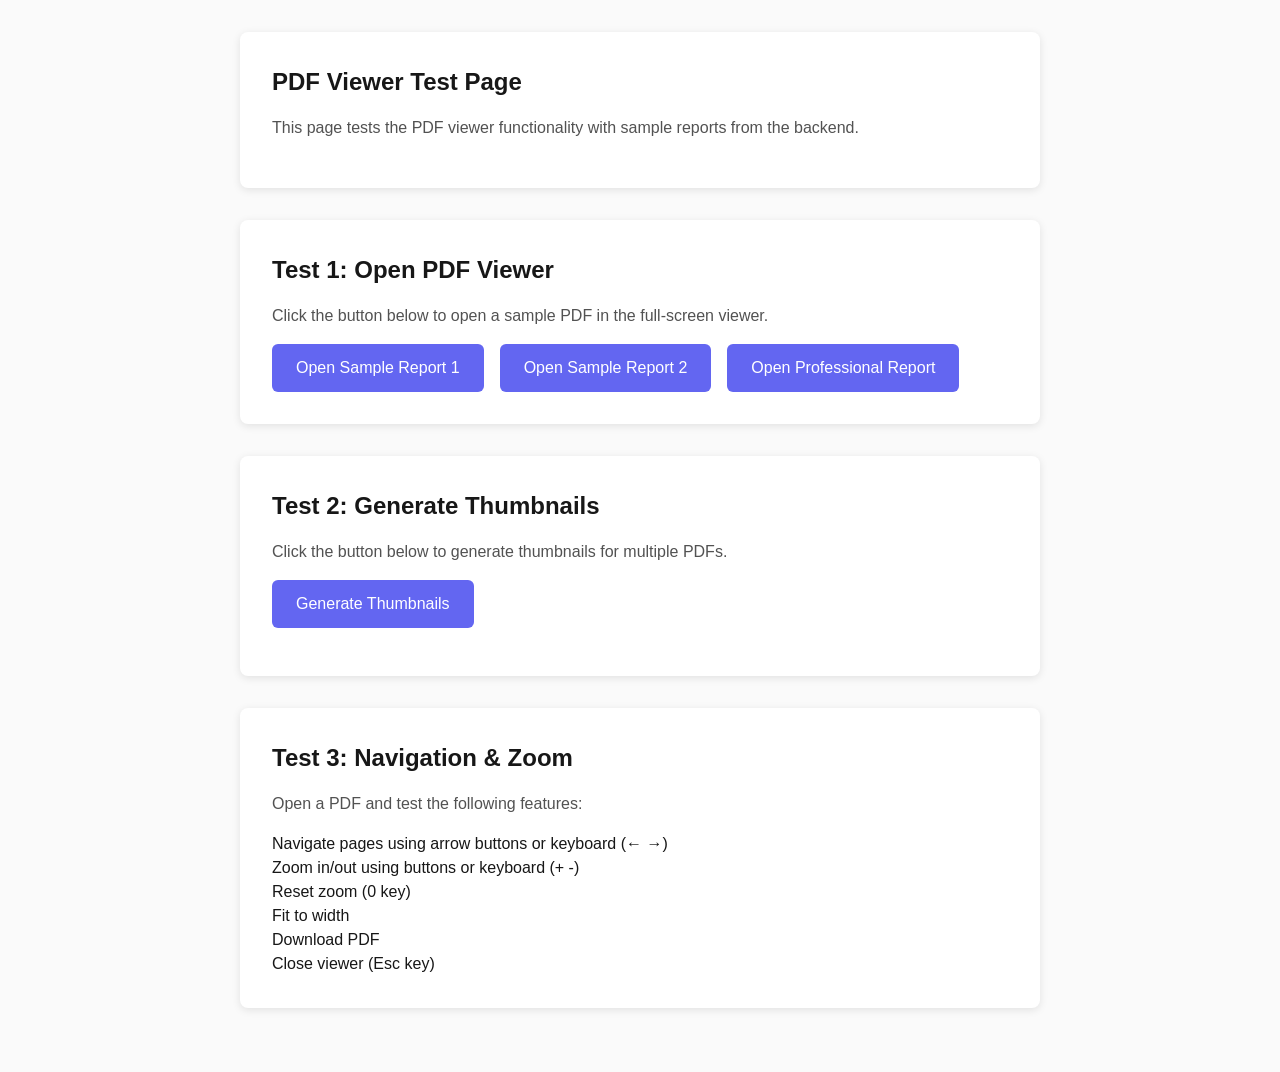
<file: frontend/test_pdf_viewer.html>
<!DOCTYPE html>
<html lang="en">
<head>
    <meta charset="UTF-8">
    <meta name="viewport" content="width=device-width, initial-scale=1.0">
    <title>PDF Viewer Test</title>
    
    <!-- CSS -->
    <link rel="stylesheet" href="css/variables.css">
    <link rel="stylesheet" href="css/reset.css">
    <link rel="stylesheet" href="css/utilities.css">
    <link rel="stylesheet" href="css/components.css">
    <link rel="stylesheet" href="css/pdf-viewer.css">
    
    <style>
        body {
            padding: 2rem;
            background: var(--bg-primary);
        }
        
        .test-container {
            max-width: 800px;
            margin: 0 auto;
        }
        
        .test-section {
            background: white;
            padding: 2rem;
            border-radius: 8px;
            margin-bottom: 2rem;
            box-shadow: 0 2px 8px rgba(0, 0, 0, 0.1);
        }
        
        .test-section h2 {
            margin-bottom: 1rem;
            color: var(--text-primary);
        }
        
        .test-section p {
            margin-bottom: 1rem;
            color: var(--text-secondary);
        }
        
        .test-buttons {
            display: flex;
            gap: 1rem;
            flex-wrap: wrap;
        }
        
        .test-btn {
            padding: 0.75rem 1.5rem;
            background: var(--color-primary);
            color: white;
            border: none;
            border-radius: 6px;
            cursor: pointer;
            font-size: 1rem;
            transition: all 0.2s;
        }
        
        .test-btn:hover {
            background: var(--color-primary-dark);
            transform: translateY(-1px);
        }
        
        .thumbnail-grid {
            display: grid;
            grid-template-columns: repeat(auto-fill, minmax(200px, 1fr));
            gap: 1rem;
            margin-top: 1rem;
        }
        
        .thumbnail-item {
            border: 1px solid var(--border-color);
            border-radius: 8px;
            padding: 1rem;
            text-align: center;
        }
        
        .thumbnail-item img {
            max-width: 100%;
            height: auto;
            border-radius: 4px;
            margin-bottom: 0.5rem;
        }
        
        .thumbnail-item p {
            font-size: 0.875rem;
            color: var(--text-secondary);
            margin: 0;
        }
    </style>
</head>
<body>
    <div class="test-container">
        <div class="test-section">
            <h2>PDF Viewer Test Page</h2>
            <p>This page tests the PDF viewer functionality with sample reports from the backend.</p>
        </div>
        
        <div class="test-section">
            <h2>Test 1: Open PDF Viewer</h2>
            <p>Click the button below to open a sample PDF in the full-screen viewer.</p>
            <div class="test-buttons">
                <button class="test-btn" onclick="testOpenViewer('rd_tax_credit_report_2024_20251030_135256')">
                    Open Sample Report 1
                </button>
                <button class="test-btn" onclick="testOpenViewer('rd_tax_credit_report_2024_20251030_133741')">
                    Open Sample Report 2
                </button>
                <button class="test-btn" onclick="testOpenViewer('professional_audit_report')">
                    Open Professional Report
                </button>
            </div>
        </div>
        
        <div class="test-section">
            <h2>Test 2: Generate Thumbnails</h2>
            <p>Click the button below to generate thumbnails for multiple PDFs.</p>
            <button class="test-btn" onclick="testGenerateThumbnails()">
                Generate Thumbnails
            </button>
            <div class="thumbnail-grid" id="thumbnailGrid"></div>
        </div>
        
        <div class="test-section">
            <h2>Test 3: Navigation & Zoom</h2>
            <p>Open a PDF and test the following features:</p>
            <ul>
                <li>Navigate pages using arrow buttons or keyboard (← →)</li>
                <li>Zoom in/out using buttons or keyboard (+ -)</li>
                <li>Reset zoom (0 key)</li>
                <li>Fit to width</li>
                <li>Download PDF</li>
                <li>Close viewer (Esc key)</li>
            </ul>
        </div>
    </div>

    <!-- PDF Viewer Modal -->
    <div class="pdf-viewer-modal" id="pdfViewerModal">
        <!-- Header -->
        <div class="pdf-viewer-header">
            <div class="pdf-viewer-title-section">
                <h2 class="pdf-viewer-title" id="pdfViewerTitle" data-report-id="">PDF Report</h2>
                <div class="pdf-metadata" id="pdfMetadata"></div>
            </div>
            <div class="pdf-viewer-actions">
                <button class="pdf-toolbar-btn primary" id="pdfDownloadBtn" title="Download PDF">
                    ⬇️
                </button>
                <button class="pdf-toolbar-btn" id="pdfViewerCloseBtn" title="Close Viewer (Esc)">
                    ✕
                </button>
            </div>
        </div>

        <!-- Toolbar -->
        <div class="pdf-viewer-toolbar">
            <div class="pdf-toolbar-group">
                <button class="pdf-toolbar-btn" id="pdfPrevBtn" title="Previous Page (←)">
                    ◀
                </button>
                <span class="pdf-page-info" id="pdfPageInfo">Page 1 of 1</span>
                <button class="pdf-toolbar-btn" id="pdfNextBtn" title="Next Page (→)">
                    ▶
                </button>
            </div>

            <div class="pdf-toolbar-separator"></div>

            <div class="pdf-toolbar-group">
                <button class="pdf-toolbar-btn" id="pdfZoomOutBtn" title="Zoom Out (-)">
                    −
                </button>
                <span class="pdf-zoom-info" id="pdfZoomInfo">100%</span>
                <button class="pdf-toolbar-btn" id="pdfZoomInBtn" title="Zoom In (+)">
                    +
                </button>
                <button class="pdf-toolbar-btn" id="pdfResetZoomBtn" title="Reset Zoom (0)">
                    ⟲
                </button>
                <button class="pdf-toolbar-btn" id="pdfFitWidthBtn" title="Fit to Width">
                    ⇔
                </button>
            </div>
        </div>

        <!-- PDF Canvas Container -->
        <div class="pdf-viewer-content">
            <div class="pdf-canvas-container" id="pdfCanvasContainer">
                <canvas id="pdfCanvas"></canvas>
            </div>
        </div>

        <!-- Keyboard Shortcuts Hint -->
        <div class="pdf-shortcuts-hint">
            <ul>
                <li><span>Navigate:</span> <kbd>←</kbd> <kbd>→</kbd></li>
                <li><span>Zoom:</span> <kbd>+</kbd> <kbd>-</kbd> <kbd>0</kbd></li>
                <li><span>Close:</span> <kbd>Esc</kbd></li>
            </ul>
        </div>
    </div>

    <!-- JavaScript -->
    <script src="js/utils.js"></script>
    <script src="js/api.js"></script>
    <script src="js/pdf-viewer.js"></script>
    
    <script>
        // Test function to open PDF viewer
        async function testOpenViewer(reportId) {
            try {
                console.log(`Opening PDF viewer for: ${reportId}`);
                
                await openPdfViewer(reportId, {
                    filename: `${reportId}.pdf`,
                    fileSize: 85000,
                    generationDate: new Date().toISOString(),
                    reportId: reportId
                });
                
                // Store report ID for download
                const titleEl = document.getElementById('pdfViewerTitle');
                if (titleEl) {
                    titleEl.dataset.reportId = reportId;
                }
            } catch (error) {
                console.error('Failed to open PDF viewer:', error);
                alert(`Failed to open PDF viewer: ${error.message}`);
            }
        }
        
        // Test function to generate thumbnails
        async function testGenerateThumbnails() {
            const grid = document.getElementById('thumbnailGrid');
            grid.innerHTML = '<p>Generating thumbnails...</p>';
            
            const reports = [
                'rd_tax_credit_report_2024_20251030_135256',
                'rd_tax_credit_report_2024_20251030_133741',
                'professional_audit_report',
                'custom_styled_report'
            ];
            
            grid.innerHTML = '';
            
            for (const reportId of reports) {
                const item = document.createElement('div');
                item.className = 'thumbnail-item';
                
                const img = document.createElement('img');
                img.alt = 'Loading...';
                
                const label = document.createElement('p');
                label.textContent = reportId.substring(0, 20) + '...';
                
                item.appendChild(img);
                item.appendChild(label);
                grid.appendChild(item);
                
                try {
                    await generateThumbnail(reportId, img, 200);
                    console.log(`Generated thumbnail for ${reportId}`);
                } catch (error) {
                    console.error(`Failed to generate thumbnail for ${reportId}:`, error);
                    img.src = 'assets/images/pdf-placeholder.png';
                }
            }
        }
        
        console.log('PDF Viewer Test Page Loaded');
        console.log('Available test functions:');
        console.log('- testOpenViewer(reportId)');
        console.log('- testGenerateThumbnails()');
    </script>
</body>
</html>
</file>
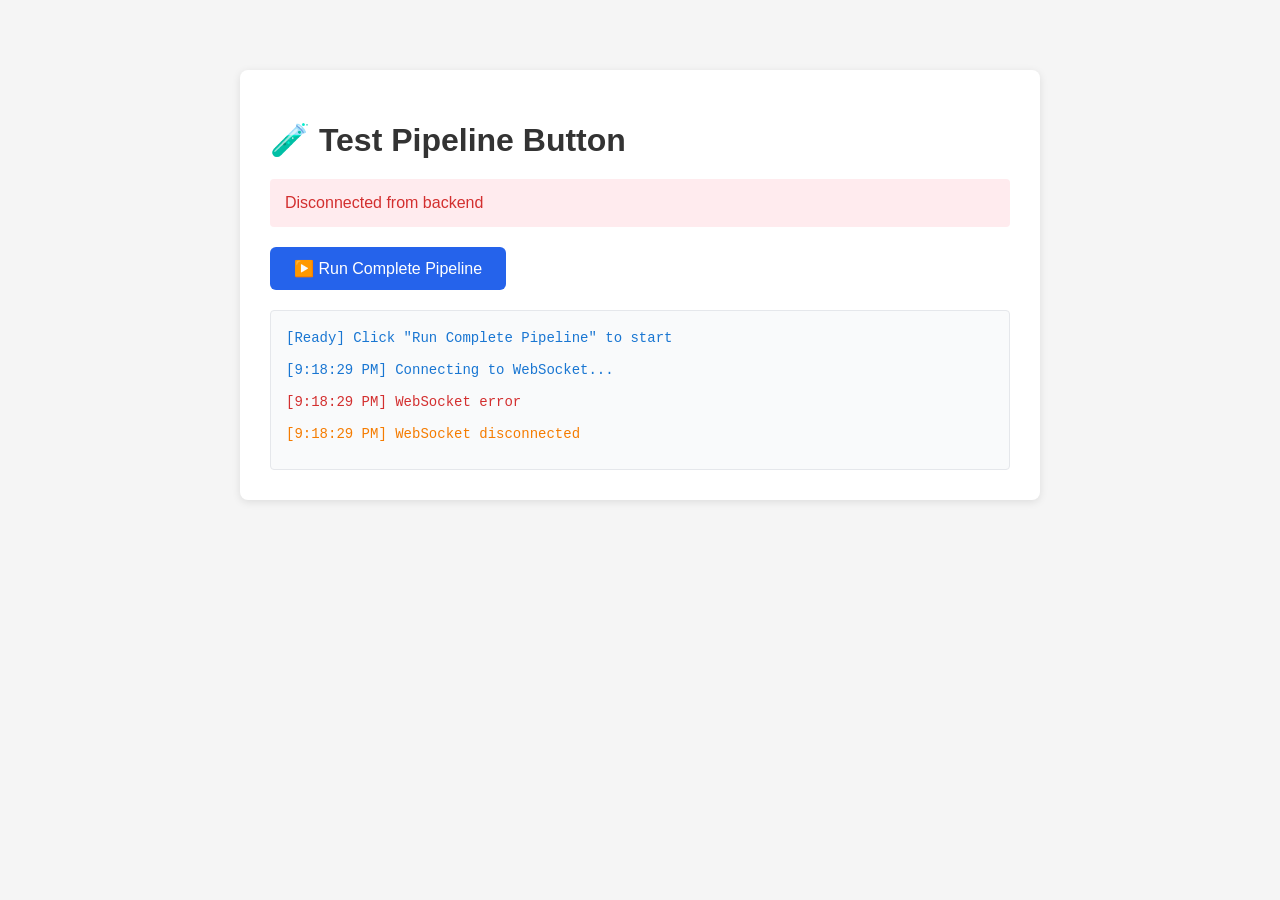
<file: frontend/test_pipeline_button.html>
<!DOCTYPE html>
<html lang="en">
<head>
    <meta charset="UTF-8">
    <meta name="viewport" content="width=device-width, initial-scale=1.0">
    <title>Test Pipeline Button</title>
    <style>
        body {
            font-family: -apple-system, BlinkMacSystemFont, 'Segoe UI', Roboto, Oxygen, Ubuntu, Cantarell, sans-serif;
            max-width: 800px;
            margin: 50px auto;
            padding: 20px;
            background-color: #f5f5f5;
        }
        
        .container {
            background: white;
            padding: 30px;
            border-radius: 8px;
            box-shadow: 0 2px 8px rgba(0,0,0,0.1);
        }
        
        h1 {
            color: #333;
            margin-bottom: 20px;
        }
        
        .status {
            padding: 15px;
            border-radius: 4px;
            margin-bottom: 20px;
            font-weight: 500;
        }
        
        .status.info {
            background-color: #e3f2fd;
            color: #1976d2;
        }
        
        .status.success {
            background-color: #e8f5e9;
            color: #388e3c;
        }
        
        .status.error {
            background-color: #ffebee;
            color: #d32f2f;
        }
        
        button {
            background-color: #2563eb;
            color: white;
            border: none;
            padding: 12px 24px;
            font-size: 16px;
            border-radius: 6px;
            cursor: pointer;
            font-weight: 500;
            transition: all 0.2s;
        }
        
        button:hover:not(:disabled) {
            background-color: #1d4ed8;
            transform: translateY(-2px);
            box-shadow: 0 4px 12px rgba(37, 99, 235, 0.3);
        }
        
        button:disabled {
            background-color: #9ca3af;
            cursor: not-allowed;
        }
        
        .log {
            background-color: #f9fafb;
            border: 1px solid #e5e7eb;
            border-radius: 4px;
            padding: 15px;
            margin-top: 20px;
            max-height: 400px;
            overflow-y: auto;
            font-family: 'Courier New', monospace;
            font-size: 14px;
        }
        
        .log-entry {
            margin-bottom: 8px;
            padding: 4px 0;
        }
        
        .log-entry.info { color: #1976d2; }
        .log-entry.success { color: #388e3c; }
        .log-entry.error { color: #d32f2f; }
        .log-entry.warning { color: #f57c00; }
        
        .result {
            background-color: #f0fdf4;
            border: 2px solid #86efac;
            border-radius: 6px;
            padding: 20px;
            margin-top: 20px;
        }
        
        .result h3 {
            color: #166534;
            margin-top: 0;
        }
        
        .result-item {
            margin: 8px 0;
        }
        
        .result-item strong {
            color: #166534;
        }
        
        .download-btn {
            background-color: #16a34a;
            margin-top: 15px;
        }
        
        .download-btn:hover {
            background-color: #15803d;
        }
    </style>
</head>
<body>
    <div class="container">
        <h1>🧪 Test Pipeline Button</h1>
        
        <div id="statusMessage" class="status info">
            Ready to test the pipeline endpoint
        </div>
        
        <button id="runPipelineBtn" onclick="runPipeline()">
            ▶️ Run Complete Pipeline
        </button>
        
        <div id="result" style="display: none;"></div>
        
        <div class="log" id="log">
            <div class="log-entry info">[Ready] Click "Run Complete Pipeline" to start</div>
        </div>
    </div>
    
    <script>
        const API_BASE_URL = 'http://localhost:8000';
        let ws = null;
        
        // Initialize WebSocket connection
        function initWebSocket() {
            addLog('info', 'Connecting to WebSocket...');
            
            ws = new WebSocket('ws://localhost:8000/ws');
            
            ws.onopen = () => {
                addLog('success', 'WebSocket connected');
                updateStatus('Connected to backend', 'success');
            };
            
            ws.onmessage = (event) => {
                try {
                    const data = JSON.parse(event.data);
                    handleWebSocketMessage(data);
                } catch (error) {
                    console.error('Error parsing WebSocket message:', error);
                }
            };
            
            ws.onerror = (error) => {
                addLog('error', 'WebSocket error');
                console.error('WebSocket error:', error);
            };
            
            ws.onclose = () => {
                addLog('warning', 'WebSocket disconnected');
                updateStatus('Disconnected from backend', 'error');
            };
        }
        
        // Handle WebSocket messages
        function handleWebSocketMessage(data) {
            console.log('WebSocket message:', data);
            
            if (data.type === 'status_update') {
                const { stage, status, details } = data;
                addLog('info', `[${stage}] ${status}: ${details}`);
            } else if (data.type === 'error') {
                addLog('error', `Error: ${data.message}`);
            } else if (data.type === 'progress') {
                addLog('info', `Progress: ${data.percentage}% - ${data.description}`);
            }
        }
        
        // Run pipeline
        async function runPipeline() {
            const btn = document.getElementById('runPipelineBtn');
            btn.disabled = true;
            btn.textContent = '⏳ Running Pipeline...';
            
            updateStatus('Running complete pipeline...', 'info');
            addLog('info', 'Starting pipeline execution...');
            
            try {
                const response = await fetch(`${API_BASE_URL}/api/run-pipeline`, {
                    method: 'POST',
                    headers: {
                        'Content-Type': 'application/json'
                    },
                    body: JSON.stringify({
                        use_sample_data: true,
                        tax_year: 2024,
                        company_name: 'Test Company'
                    })
                });
                
                if (!response.ok) {
                    const errorData = await response.json().catch(() => ({}));
                    throw new Error(errorData.detail || errorData.message || `HTTP error! status: ${response.status}`);
                }
                
                const result = await response.json();
                
                addLog('success', 'Pipeline completed successfully!');
                updateStatus('Pipeline completed successfully!', 'success');
                
                // Display results
                displayResult(result);
                
            } catch (error) {
                addLog('error', `Pipeline failed: ${error.message}`);
                updateStatus(`Pipeline failed: ${error.message}`, 'error');
                console.error('Pipeline error:', error);
            } finally {
                btn.disabled = false;
                btn.textContent = '▶️ Run Complete Pipeline';
            }
        }
        
        // Display result
        function displayResult(result) {
            const resultDiv = document.getElementById('result');
            
            resultDiv.innerHTML = `
                <div class="result">
                    <h3>✓ Report Generated Successfully!</h3>
                    <div class="result-item"><strong>Report ID:</strong> ${result.report_id}</div>
                    <div class="result-item"><strong>PDF Path:</strong> ${result.pdf_path}</div>
                    <div class="result-item"><strong>Projects:</strong> ${result.project_count}</div>
                    <div class="result-item"><strong>Total Hours:</strong> ${result.total_qualified_hours.toFixed(1)}h</div>
                    <div class="result-item"><strong>Total Cost:</strong> $${result.total_qualified_cost.toLocaleString()}</div>
                    <div class="result-item"><strong>Estimated Credit:</strong> $${result.estimated_credit.toLocaleString()}</div>
                    <div class="result-item"><strong>Execution Time:</strong> ${result.execution_time_seconds.toFixed(1)}s</div>
                    <button class="download-btn" onclick="downloadReport('${result.report_id}')">
                        📥 Download Report
                    </button>
                </div>
            `;
            
            resultDiv.style.display = 'block';
        }
        
        // Download report
        async function downloadReport(reportId) {
            addLog('info', `Downloading report: ${reportId}`);
            
            try {
                const response = await fetch(`${API_BASE_URL}/api/download/report/${reportId}`);
                
                if (!response.ok) {
                    throw new Error(`HTTP error! status: ${response.status}`);
                }
                
                const blob = await response.blob();
                const url = window.URL.createObjectURL(blob);
                const link = document.createElement('a');
                link.href = url;
                link.download = `${reportId}.pdf`;
                document.body.appendChild(link);
                link.click();
                document.body.removeChild(link);
                window.URL.revokeObjectURL(url);
                
                addLog('success', 'Report downloaded successfully');
                
            } catch (error) {
                addLog('error', `Download failed: ${error.message}`);
            }
        }
        
        // Update status message
        function updateStatus(message, type) {
            const statusDiv = document.getElementById('statusMessage');
            statusDiv.textContent = message;
            statusDiv.className = `status ${type}`;
        }
        
        // Add log entry
        function addLog(type, message) {
            const logDiv = document.getElementById('log');
            const timestamp = new Date().toLocaleTimeString();
            
            const entry = document.createElement('div');
            entry.className = `log-entry ${type}`;
            entry.textContent = `[${timestamp}] ${message}`;
            
            logDiv.appendChild(entry);
            logDiv.scrollTop = logDiv.scrollHeight;
        }
        
        // Initialize on page load
        window.addEventListener('load', () => {
            initWebSocket();
        });
    </script>
</body>
</html>
</file>
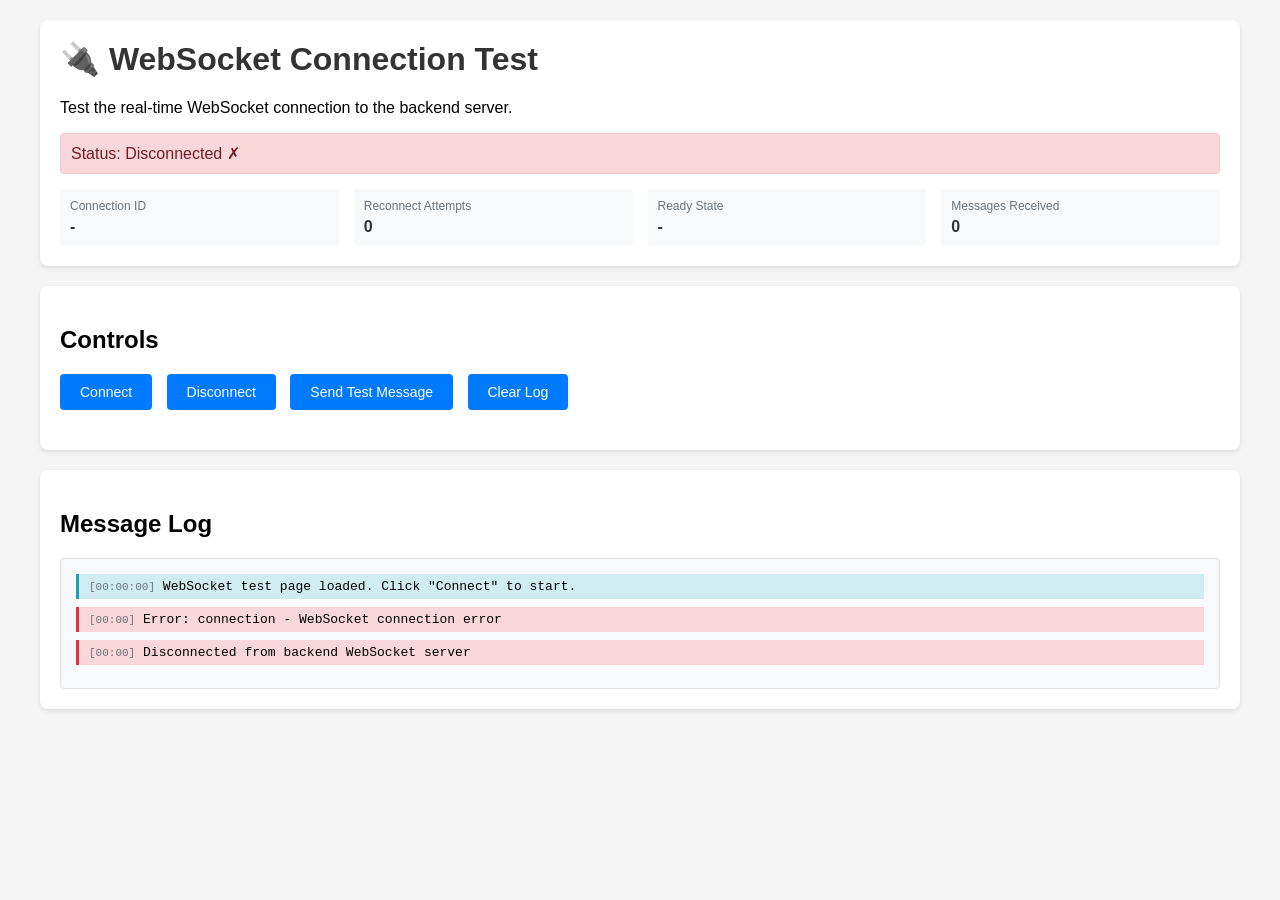
<file: frontend/test_websocket.html>
<!DOCTYPE html>
<html lang="en">
<head>
    <meta charset="UTF-8">
    <meta name="viewport" content="width=device-width, initial-scale=1.0">
    <title>WebSocket Test - R&D Tax Credit Automation</title>
    <style>
        body {
            font-family: -apple-system, BlinkMacSystemFont, 'Segoe UI', Roboto, Oxygen, Ubuntu, Cantarell, sans-serif;
            max-width: 1200px;
            margin: 0 auto;
            padding: 20px;
            background-color: #f5f5f5;
        }
        .container {
            background: white;
            border-radius: 8px;
            padding: 20px;
            box-shadow: 0 2px 4px rgba(0,0,0,0.1);
            margin-bottom: 20px;
        }
        h1 {
            color: #333;
            margin-top: 0;
        }
        .status {
            padding: 10px;
            border-radius: 4px;
            margin-bottom: 10px;
            font-weight: 500;
        }
        .status.connected {
            background-color: #d4edda;
            color: #155724;
            border: 1px solid #c3e6cb;
        }
        .status.disconnected {
            background-color: #f8d7da;
            color: #721c24;
            border: 1px solid #f5c6cb;
        }
        .status.connecting {
            background-color: #fff3cd;
            color: #856404;
            border: 1px solid #ffeaa7;
        }
        button {
            background-color: #007bff;
            color: white;
            border: none;
            padding: 10px 20px;
            border-radius: 4px;
            cursor: pointer;
            margin-right: 10px;
            font-size: 14px;
        }
        button:hover {
            background-color: #0056b3;
        }
        button:disabled {
            background-color: #6c757d;
            cursor: not-allowed;
        }
        .log {
            background-color: #f8f9fa;
            border: 1px solid #dee2e6;
            border-radius: 4px;
            padding: 15px;
            max-height: 400px;
            overflow-y: auto;
            font-family: 'Courier New', monospace;
            font-size: 13px;
        }
        .log-entry {
            margin-bottom: 8px;
            padding: 5px;
            border-left: 3px solid #007bff;
            padding-left: 10px;
        }
        .log-entry.error {
            border-left-color: #dc3545;
            background-color: #f8d7da;
        }
        .log-entry.success {
            border-left-color: #28a745;
            background-color: #d4edda;
        }
        .log-entry.info {
            border-left-color: #17a2b8;
            background-color: #d1ecf1;
        }
        .timestamp {
            color: #6c757d;
            font-size: 11px;
        }
        .controls {
            margin-bottom: 20px;
        }
        .info-grid {
            display: grid;
            grid-template-columns: repeat(auto-fit, minmax(200px, 1fr));
            gap: 15px;
            margin-top: 15px;
        }
        .info-item {
            padding: 10px;
            background-color: #f8f9fa;
            border-radius: 4px;
        }
        .info-item label {
            display: block;
            font-size: 12px;
            color: #6c757d;
            margin-bottom: 5px;
        }
        .info-item value {
            display: block;
            font-size: 16px;
            font-weight: 600;
            color: #333;
        }
    </style>
</head>
<body>
    <div class="container">
        <h1>🔌 WebSocket Connection Test</h1>
        <p>Test the real-time WebSocket connection to the backend server.</p>
        
        <div id="connectionStatus" class="status connecting">
            Status: Connecting...
        </div>
        
        <div class="info-grid">
            <div class="info-item">
                <label>Connection ID</label>
                <value id="connectionId">-</value>
            </div>
            <div class="info-item">
                <label>Reconnect Attempts</label>
                <value id="reconnectAttempts">0</value>
            </div>
            <div class="info-item">
                <label>Ready State</label>
                <value id="readyState">-</value>
            </div>
            <div class="info-item">
                <label>Messages Received</label>
                <value id="messageCount">0</value>
            </div>
        </div>
    </div>
    
    <div class="container">
        <h2>Controls</h2>
        <div class="controls">
            <button id="connectBtn">Connect</button>
            <button id="disconnectBtn">Disconnect</button>
            <button id="sendTestBtn">Send Test Message</button>
            <button id="clearLogBtn">Clear Log</button>
        </div>
    </div>
    
    <div class="container">
        <h2>Message Log</h2>
        <div class="log" id="messageLog">
            <div class="log-entry info">
                <span class="timestamp">[00:00:00]</span>
                <span>WebSocket test page loaded. Click "Connect" to start.</span>
            </div>
        </div>
    </div>

    <script src="js/websocket.js"></script>
    <script>
        let wsManager = null;
        let messageCount = 0;
        let startTime = Date.now();
        
        // Initialize
        function init() {
            wsManager = new WebSocketManager('ws://localhost:8000/ws');
            
            // Set up event handlers
            wsManager.onStatusUpdate = handleStatusUpdate;
            wsManager.onError = handleError;
            wsManager.onProgress = handleProgress;
            wsManager.onConnectionChange = handleConnectionChange;
            wsManager.onCustomMessage = handleCustomMessage;
            
            // Connect automatically
            wsManager.connect();
            
            // Set up button handlers
            document.getElementById('connectBtn').addEventListener('click', () => {
                wsManager.connect();
            });
            
            document.getElementById('disconnectBtn').addEventListener('click', () => {
                wsManager.close();
            });
            
            document.getElementById('sendTestBtn').addEventListener('click', () => {
                const testMessage = {
                    type: 'test',
                    message: 'Hello from frontend!',
                    timestamp: new Date().toISOString()
                };
                const sent = wsManager.send(testMessage);
                if (sent) {
                    addLogEntry('info', 'Sent test message to server');
                } else {
                    addLogEntry('error', 'Failed to send message - not connected');
                }
            });
            
            document.getElementById('clearLogBtn').addEventListener('click', () => {
                document.getElementById('messageLog').innerHTML = '';
            });
            
            // Update status periodically
            setInterval(updateStatus, 1000);
        }
        
        function handleConnectionChange(isConnected) {
            const statusEl = document.getElementById('connectionStatus');
            if (isConnected) {
                statusEl.className = 'status connected';
                statusEl.textContent = 'Status: Connected ✓';
                addLogEntry('success', 'Connected to backend WebSocket server');
            } else {
                statusEl.className = 'status disconnected';
                statusEl.textContent = 'Status: Disconnected ✗';
                addLogEntry('error', 'Disconnected from backend WebSocket server');
            }
        }
        
        function handleStatusUpdate(update) {
            messageCount++;
            addLogEntry('info', `Status Update: ${update.stage} - ${update.status} - ${update.details}`);
        }
        
        function handleError(error) {
            messageCount++;
            addLogEntry('error', `Error: ${error.error_type} - ${error.message}`);
        }
        
        function handleProgress(progress) {
            messageCount++;
            addLogEntry('info', `Progress: ${progress.percentage.toFixed(1)}% - ${progress.description || 'Processing...'}`);
        }
        
        function handleCustomMessage(data) {
            messageCount++;
            addLogEntry('info', `Custom Message: ${JSON.stringify(data)}`);
        }
        
        function updateStatus() {
            if (!wsManager) return;
            
            const status = wsManager.getStatus();
            document.getElementById('connectionId').textContent = status.connectionId || '-';
            document.getElementById('reconnectAttempts').textContent = status.reconnectAttempts;
            document.getElementById('messageCount').textContent = messageCount;
            
            const readyStateMap = {
                0: 'CONNECTING',
                1: 'OPEN',
                2: 'CLOSING',
                3: 'CLOSED',
                null: '-'
            };
            document.getElementById('readyState').textContent = readyStateMap[status.readyState];
        }
        
        function addLogEntry(type, message) {
            const logEl = document.getElementById('messageLog');
            const elapsed = Math.floor((Date.now() - startTime) / 1000);
            const mins = Math.floor(elapsed / 60);
            const secs = elapsed % 60;
            const timestamp = `${mins.toString().padStart(2, '0')}:${secs.toString().padStart(2, '0')}`;
            
            const entry = document.createElement('div');
            entry.className = `log-entry ${type}`;
            entry.innerHTML = `
                <span class="timestamp">[${timestamp}]</span>
                <span>${message}</span>
            `;
            
            logEl.appendChild(entry);
            logEl.scrollTop = logEl.scrollHeight;
        }
        
        // Initialize when DOM is ready
        if (document.readyState === 'loading') {
            document.addEventListener('DOMContentLoaded', init);
        } else {
            init();
        }
        
        // Cleanup on page unload
        window.addEventListener('beforeunload', () => {
            if (wsManager) {
                wsManager.close();
            }
        });
    </script>
</body>
</html>
</file>
<file: frontend/css/variables.css>
/**
 * CSS Variables - Design System
 * Centralized design tokens for colors, typography, spacing, and more
 */

:root {
    /* Color Palette - Primary (Purple/Blue from reference) */
    --color-primary: #6366f1;
    --color-primary-light: #818cf8;
    --color-primary-dark: #4f46e5;
    --color-primary-hover: #5b5fc7;
    
    /* Color Palette - Secondary */
    --color-secondary: #64748b;
    --color-secondary-light: #94a3b8;
    --color-secondary-dark: #475569;
    
    /* Color Palette - Success (Teal/Green from reference) */
    --color-success: #10b981;
    --color-success-light: #34d399;
    --color-success-dark: #059669;
    
    /* Color Palette - Warning (Orange from reference) */
    --color-warning: #f59e0b;
    --color-warning-light: #fbbf24;
    --color-warning-dark: #d97706;
    
    /* Color Palette - Error */
    --color-error: #ef4444;
    --color-error-light: #f87171;
    --color-error-dark: #dc2626;
    
    /* Color Palette - Info (Light Blue from reference) */
    --color-info: #38bdf8;
    --color-info-light: #7dd3fc;
    --color-info-dark: #0ea5e9;
    
    /* Neutral Colors */
    --color-white: #ffffff;
    --color-black: #000000;
    --color-gray-50: #fafafa;
    --color-gray-100: #f5f5f5;
    --color-gray-200: #e5e5e5;
    --color-gray-300: #d4d4d4;
    --color-gray-400: #a3a3a3;
    --color-gray-500: #737373;
    --color-gray-600: #525252;
    --color-gray-700: #404040;
    --color-gray-800: #262626;
    --color-gray-900: #171717;
    
    /* Background Colors (matching reference design) */
    --bg-primary: #fafafa;
    --bg-secondary: var(--color-white);
    --bg-tertiary: var(--color-gray-100);
    --bg-dark: var(--color-gray-900);
    
    /* Text Colors */
    --text-primary: #171717;
    --text-secondary: #525252;
    --text-tertiary: #737373;
    --text-inverse: var(--color-white);
    --text-muted: #a3a3a3;
    
    /* Border Colors */
    --border-color: var(--color-gray-200);
    --border-color-light: var(--color-gray-100);
    --border-color-dark: var(--color-gray-300);
    
    /* Typography */
    --font-family-base: -apple-system, BlinkMacSystemFont, 'Segoe UI', Roboto, 'Helvetica Neue', Arial, sans-serif;
    --font-family-mono: 'SF Mono', Monaco, 'Cascadia Code', 'Roboto Mono', Consolas, 'Courier New', monospace;
    
    --font-size-xs: 0.75rem;      /* 12px */
    --font-size-sm: 0.875rem;     /* 14px */
    --font-size-base: 1rem;       /* 16px */
    --font-size-lg: 1.125rem;     /* 18px */
    --font-size-xl: 1.25rem;      /* 20px */
    --font-size-2xl: 1.5rem;      /* 24px */
    --font-size-3xl: 1.875rem;    /* 30px */
    --font-size-4xl: 2.25rem;     /* 36px */
    
    --font-weight-normal: 400;
    --font-weight-medium: 500;
    --font-weight-semibold: 600;
    --font-weight-bold: 700;
    
    --line-height-tight: 1.25;
    --line-height-normal: 1.5;
    --line-height-relaxed: 1.75;
    
    /* Spacing Scale */
    --spacing-0: 0;
    --spacing-1: 0.25rem;   /* 4px */
    --spacing-2: 0.5rem;    /* 8px */
    --spacing-3: 0.75rem;   /* 12px */
    --spacing-4: 1rem;      /* 16px */
    --spacing-5: 1.25rem;   /* 20px */
    --spacing-6: 1.5rem;    /* 24px */
    --spacing-8: 2rem;      /* 32px */
    --spacing-10: 2.5rem;   /* 40px */
    --spacing-12: 3rem;     /* 48px */
    --spacing-16: 4rem;     /* 64px */
    --spacing-20: 5rem;     /* 80px */
    
    /* Border Radius (softer, matching reference) */
    --radius-sm: 0.375rem;   /* 6px */
    --radius-base: 0.5rem;   /* 8px */
    --radius-md: 0.625rem;   /* 10px */
    --radius-lg: 0.75rem;    /* 12px */
    --radius-xl: 1rem;       /* 16px */
    --radius-full: 9999px;
    
    /* Shadows (subtle, matching reference) */
    --shadow-sm: 0 1px 2px 0 rgba(0, 0, 0, 0.03);
    --shadow-base: 0 1px 3px 0 rgba(0, 0, 0, 0.06);
    --shadow-md: 0 2px 4px 0 rgba(0, 0, 0, 0.08);
    --shadow-lg: 0 4px 8px 0 rgba(0, 0, 0, 0.1);
    --shadow-xl: 0 8px 16px 0 rgba(0, 0, 0, 0.12);
    --shadow-2xl: 0 12px 24px 0 rgba(0, 0, 0, 0.15);
    
    /* Transitions */
    --transition-fast: 150ms ease-in-out;
    --transition-base: 200ms ease-in-out;
    --transition-slow: 300ms ease-in-out;
    
    /* Z-Index Scale */
    --z-dropdown: 1000;
    --z-sticky: 1020;
    --z-fixed: 1030;
    --z-modal-backdrop: 1040;
    --z-modal: 1050;
    --z-popover: 1060;
    --z-tooltip: 1070;
    
    /* Container Widths */
    --container-sm: 640px;
    --container-md: 768px;
    --container-lg: 1024px;
    --container-xl: 1280px;
    --container-2xl: 1536px;
    
    /* Component Specific */
    --navbar-height: 64px;
    --sidebar-width: 280px;
    --footer-height: 60px;
    
    /* Status Colors */
    --status-healthy: var(--color-success);
    --status-warning: var(--color-warning);
    --status-error: var(--color-error);
    --status-info: var(--color-info);
    --status-pending: var(--color-gray-400);
}

/* Dark Mode Variables (Optional) */
@media (prefers-color-scheme: dark) {
    :root {
        --bg-primary: var(--color-gray-900);
        --bg-secondary: var(--color-gray-800);
        --bg-tertiary: var(--color-gray-700);
        
        --text-primary: var(--color-gray-100);
        --text-secondary: var(--color-gray-300);
        --text-tertiary: var(--color-gray-400);
        
        --border-color: var(--color-gray-700);
        --border-color-light: var(--color-gray-800);
        --border-color-dark: var(--color-gray-600);
    }
}
</file>
<file: frontend/css/utilities.css>
/**
 * Utility Classes
 * Reusable utility classes for common styling patterns
 */

/* Container */
.container {
    width: 100%;
    max-width: var(--container-xl);
    margin-left: auto;
    margin-right: auto;
    padding-left: var(--spacing-4);
    padding-right: var(--spacing-4);
}

.container-fluid {
    width: 100%;
    padding-left: var(--spacing-4);
    padding-right: var(--spacing-4);
}

/* Display */
.d-none { display: none !important; }
.d-block { display: block !important; }
.d-inline { display: inline !important; }
.d-inline-block { display: inline-block !important; }
.d-flex { display: flex !important; }
.d-inline-flex { display: inline-flex !important; }
.d-grid { display: grid !important; }

/* Flexbox */
.flex { display: flex; }
.flex-row { flex-direction: row; }
.flex-column { flex-direction: column; }
.flex-wrap { flex-wrap: wrap; }
.flex-nowrap { flex-wrap: nowrap; }

.justify-start { justify-content: flex-start; }
.justify-end { justify-content: flex-end; }
.justify-center { justify-content: center; }
.justify-between { justify-content: space-between; }
.justify-around { justify-content: space-around; }

.align-start { align-items: flex-start; }
.align-end { align-items: flex-end; }
.align-center { align-items: center; }
.align-stretch { align-items: stretch; }

.flex-1 { flex: 1; }
.flex-auto { flex: auto; }
.flex-none { flex: none; }

/* Gap utilities */
.gap-1 { gap: var(--spacing-1); }
.gap-2 { gap: var(--spacing-2); }
.gap-3 { gap: var(--spacing-3); }
.gap-4 { gap: var(--spacing-4); }
.gap-6 { gap: var(--spacing-6); }

/* Grid */
.grid {
    display: grid;
    gap: var(--spacing-4);
}

.grid-2 { grid-template-columns: repeat(2, 1fr); }
.grid-3 { grid-template-columns: repeat(3, 1fr); }
.grid-4 { grid-template-columns: repeat(4, 1fr); }
.grid-6 { grid-template-columns: repeat(6, 1fr); }

@media (max-width: 768px) {
    .grid-2,
    .grid-3,
    .grid-4,
    .grid-6 {
        grid-template-columns: 1fr;
    }
}

/* Spacing - Margin */
.m-0 { margin: 0 !important; }
.m-1 { margin: var(--spacing-1) !important; }
.m-2 { margin: var(--spacing-2) !important; }
.m-3 { margin: var(--spacing-3) !important; }
.m-4 { margin: var(--spacing-4) !important; }
.m-5 { margin: var(--spacing-5) !important; }
.m-6 { margin: var(--spacing-6) !important; }
.m-8 { margin: var(--spacing-8) !important; }

.mt-0 { margin-top: 0 !important; }
.mt-1 { margin-top: var(--spacing-1) !important; }
.mt-2 { margin-top: var(--spacing-2) !important; }
.mt-3 { margin-top: var(--spacing-3) !important; }
.mt-4 { margin-top: var(--spacing-4) !important; }
.mt-5 { margin-top: var(--spacing-5) !important; }
.mt-6 { margin-top: var(--spacing-6) !important; }
.mt-8 { margin-top: var(--spacing-8) !important; }

.mb-0 { margin-bottom: 0 !important; }
.mb-1 { margin-bottom: var(--spacing-1) !important; }
.mb-2 { margin-bottom: var(--spacing-2) !important; }
.mb-3 { margin-bottom: var(--spacing-3) !important; }
.mb-4 { margin-bottom: var(--spacing-4) !important; }
.mb-5 { margin-bottom: var(--spacing-5) !important; }
.mb-6 { margin-bottom: var(--spacing-6) !important; }
.mb-8 { margin-bottom: var(--spacing-8) !important; }

.ml-0 { margin-left: 0 !important; }
.ml-1 { margin-left: var(--spacing-1) !important; }
.ml-2 { margin-left: var(--spacing-2) !important; }
.ml-3 { margin-left: var(--spacing-3) !important; }
.ml-4 { margin-left: var(--spacing-4) !important; }

.mr-0 { margin-right: 0 !important; }
.mr-1 { margin-right: var(--spacing-1) !important; }
.mr-2 { margin-right: var(--spacing-2) !important; }
.mr-3 { margin-right: var(--spacing-3) !important; }
.mr-4 { margin-right: var(--spacing-4) !important; }

/* Spacing - Padding */
.p-0 { padding: 0 !important; }
.p-1 { padding: var(--spacing-1) !important; }
.p-2 { padding: var(--spacing-2) !important; }
.p-3 { padding: var(--spacing-3) !important; }
.p-4 { padding: var(--spacing-4) !important; }
.p-5 { padding: var(--spacing-5) !important; }
.p-6 { padding: var(--spacing-6) !important; }
.p-8 { padding: var(--spacing-8) !important; }

.pt-0 { padding-top: 0 !important; }
.pt-1 { padding-top: var(--spacing-1) !important; }
.pt-2 { padding-top: var(--spacing-2) !important; }
.pt-3 { padding-top: var(--spacing-3) !important; }
.pt-4 { padding-top: var(--spacing-4) !important; }

.pb-0 { padding-bottom: 0 !important; }
.pb-1 { padding-bottom: var(--spacing-1) !important; }
.pb-2 { padding-bottom: var(--spacing-2) !important; }
.pb-3 { padding-bottom: var(--spacing-3) !important; }
.pb-4 { padding-bottom: var(--spacing-4) !important; }

/* Text Alignment */
.text-left { text-align: left !important; }
.text-center { text-align: center !important; }
.text-right { text-align: right !important; }

/* Text Colors */
.text-primary { color: var(--text-primary) !important; }
.text-secondary { color: var(--text-secondary) !important; }
.text-tertiary { color: var(--text-tertiary) !important; }
.text-muted { color: var(--text-muted) !important; }
.text-success { color: var(--color-success) !important; }
.text-warning { color: var(--color-warning) !important; }
.text-error { color: var(--color-error) !important; }
.text-info { color: var(--color-info) !important; }

/* Font Weight */
.font-normal { font-weight: var(--font-weight-normal) !important; }
.font-medium { font-weight: var(--font-weight-medium) !important; }
.font-semibold { font-weight: var(--font-weight-semibold) !important; }
.font-bold { font-weight: var(--font-weight-bold) !important; }

/* Font Size */
.text-xs { font-size: var(--font-size-xs) !important; }
.text-sm { font-size: var(--font-size-sm) !important; }
.text-base { font-size: var(--font-size-base) !important; }
.text-lg { font-size: var(--font-size-lg) !important; }
.text-xl { font-size: var(--font-size-xl) !important; }
.text-2xl { font-size: var(--font-size-2xl) !important; }
.text-3xl { font-size: var(--font-size-3xl) !important; }

/* Background Colors */
.bg-primary { background-color: var(--bg-primary) !important; }
.bg-secondary { background-color: var(--bg-secondary) !important; }
.bg-tertiary { background-color: var(--bg-tertiary) !important; }
.bg-success { background-color: var(--color-success) !important; }
.bg-warning { background-color: var(--color-warning) !important; }
.bg-error { background-color: var(--color-error) !important; }
.bg-info { background-color: var(--color-info) !important; }

/* Border */
.border { border: 1px solid var(--border-color) !important; }
.border-top { border-top: 1px solid var(--border-color) !important; }
.border-bottom { border-bottom: 1px solid var(--border-color) !important; }
.border-left { border-left: 1px solid var(--border-color) !important; }
.border-right { border-right: 1px solid var(--border-color) !important; }
.border-none { border: none !important; }

/* Border Radius */
.rounded-none { border-radius: 0 !important; }
.rounded-sm { border-radius: var(--radius-sm) !important; }
.rounded { border-radius: var(--radius-base) !important; }
.rounded-md { border-radius: var(--radius-md) !important; }
.rounded-lg { border-radius: var(--radius-lg) !important; }
.rounded-full { border-radius: var(--radius-full) !important; }

/* Shadow */
.shadow-none { box-shadow: none !important; }
.shadow-sm { box-shadow: var(--shadow-sm) !important; }
.shadow { box-shadow: var(--shadow-base) !important; }
.shadow-md { box-shadow: var(--shadow-md) !important; }
.shadow-lg { box-shadow: var(--shadow-lg) !important; }
.shadow-xl { box-shadow: var(--shadow-xl) !important; }

/* Width */
.w-full { width: 100% !important; }
.w-auto { width: auto !important; }
.w-50 { width: 50% !important; }

/* Height */
.h-full { height: 100% !important; }
.h-auto { height: auto !important; }
.h-screen { height: 100vh !important; }

/* Overflow */
.overflow-hidden { overflow: hidden !important; }
.overflow-auto { overflow: auto !important; }
.overflow-scroll { overflow: scroll !important; }

/* Position */
.position-relative { position: relative !important; }
.position-absolute { position: absolute !important; }
.position-fixed { position: fixed !important; }
.position-sticky { position: sticky !important; }

/* Cursor */
.cursor-pointer { cursor: pointer !important; }
.cursor-default { cursor: default !important; }
.cursor-not-allowed { cursor: not-allowed !important; }

/* Visibility */
.visible { visibility: visible !important; }
.invisible { visibility: hidden !important; }

/* Opacity */
.opacity-0 { opacity: 0 !important; }
.opacity-50 { opacity: 0.5 !important; }
.opacity-75 { opacity: 0.75 !important; }
.opacity-100 { opacity: 1 !important; }

/* Transitions */
.transition { transition: all var(--transition-base) !important; }
.transition-fast { transition: all var(--transition-fast) !important; }
.transition-slow { transition: all var(--transition-slow) !important; }
</file>
<file: frontend/css/components.css>
/**
 * Component Styles
 * Reusable component styles for buttons, cards, forms, etc.
 */

/* ========== Buttons ========== */
.btn {
    display: inline-flex;
    align-items: center;
    justify-content: center;
    gap: var(--spacing-2);
    padding: var(--spacing-2) var(--spacing-4);
    font-size: var(--font-size-sm);
    font-weight: var(--font-weight-medium);
    line-height: var(--line-height-tight);
    border-radius: var(--radius-md);
    border: 1px solid transparent;
    cursor: pointer;
    transition: all var(--transition-base);
    white-space: nowrap;
}

.btn:hover {
    transform: translateY(-1px);
    box-shadow: var(--shadow-base);
}

.btn:active {
    transform: translateY(0);
}

.btn:disabled {
    opacity: 0.5;
    cursor: not-allowed;
    transform: none;
}

.btn-primary {
    background-color: var(--color-primary);
    color: var(--color-white);
}

.btn-primary:hover {
    background-color: var(--color-primary-hover);
}

.btn-secondary {
    background-color: var(--bg-secondary);
    color: var(--text-primary);
    border-color: var(--border-color);
}

.btn-secondary:hover {
    background-color: var(--bg-tertiary);
}

.btn-outline {
    background-color: transparent;
    color: var(--text-primary);
    border-color: var(--border-color);
}

.btn-outline:hover {
    background-color: var(--bg-secondary);
}

.btn-sm {
    padding: var(--spacing-1) var(--spacing-3);
    font-size: var(--font-size-xs);
}

.btn-lg {
    padding: var(--spacing-3) var(--spacing-6);
    font-size: var(--font-size-base);
}

.btn-block {
    width: 100%;
}

.btn-group {
    display: inline-flex;
    gap: var(--spacing-1);
}

.btn-close {
    width: 32px;
    height: 32px;
    padding: 0;
    font-size: var(--font-size-2xl);
    line-height: 1;
    color: var(--text-secondary);
    background: transparent;
    border: none;
    cursor: pointer;
    transition: color var(--transition-base);
}

.btn-close:hover {
    color: var(--text-primary);
}

/* ========== Cards ========== */
.card {
    background-color: var(--bg-primary);
    border: 1px solid var(--border-color);
    border-radius: var(--radius-lg);
    padding: var(--spacing-6);
    box-shadow: var(--shadow-sm);
    transition: box-shadow var(--transition-base);
}

.card:hover {
    box-shadow: var(--shadow-md);
}

.card-header {
    display: flex;
    align-items: center;
    gap: var(--spacing-3);
    margin-bottom: var(--spacing-4);
}

.card-title {
    font-size: var(--font-size-lg);
    font-weight: var(--font-weight-semibold);
    color: var(--text-primary);
    margin-bottom: var(--spacing-3);
}

.card-body {
    color: var(--text-secondary);
}

.card-footer {
    margin-top: var(--spacing-4);
    padding-top: var(--spacing-4);
    border-top: 1px solid var(--border-color);
}

/* ========== Forms ========== */
.form-group {
    margin-bottom: var(--spacing-4);
}

.form-group label {
    display: block;
    margin-bottom: var(--spacing-2);
    font-size: var(--font-size-sm);
    font-weight: var(--font-weight-medium);
    color: var(--text-primary);
}

.form-control {
    width: 100%;
    padding: var(--spacing-2) var(--spacing-3);
    font-size: var(--font-size-sm);
    line-height: var(--line-height-normal);
    color: var(--text-primary);
    background-color: var(--bg-primary);
    border: 1px solid var(--border-color);
    border-radius: var(--radius-base);
    transition: border-color var(--transition-base);
}

.form-control:focus {
    outline: none;
    border-color: var(--color-primary);
    box-shadow: 0 0 0 3px rgba(37, 99, 235, 0.1);
}

.form-control:disabled {
    background-color: var(--bg-tertiary);
    cursor: not-allowed;
}

.form-control::placeholder {
    color: var(--text-muted);
}

select.form-control {
    cursor: pointer;
}

textarea.form-control {
    min-height: 100px;
    resize: vertical;
}

/* ========== Status Badges ========== */
.status-badge {
    display: inline-flex;
    align-items: center;
    padding: var(--spacing-1) var(--spacing-2);
    font-size: var(--font-size-xs);
    font-weight: var(--font-weight-medium);
    border-radius: var(--radius-full);
    white-space: nowrap;
}

.status-healthy {
    background-color: rgba(16, 185, 129, 0.1);
    color: var(--color-success-dark);
}

.status-warning {
    background-color: rgba(245, 158, 11, 0.1);
    color: var(--color-warning-dark);
}

.status-error {
    background-color: rgba(239, 68, 68, 0.1);
    color: var(--color-error-dark);
}

.status-info {
    background-color: rgba(59, 130, 246, 0.1);
    color: var(--color-info-dark);
}

.status-pending {
    background-color: rgba(156, 163, 175, 0.1);
    color: var(--color-gray-600);
}

/* ========== Tables ========== */
.table-container {
    overflow-x: auto;
}

.data-table {
    width: 100%;
    border-collapse: collapse;
}

.data-table thead {
    background-color: var(--bg-tertiary);
}

.data-table th {
    padding: var(--spacing-3) var(--spacing-4);
    text-align: left;
    font-size: var(--font-size-sm);
    font-weight: var(--font-weight-semibold);
    color: var(--text-secondary);
    border-bottom: 2px solid var(--border-color);
}

.data-table td {
    padding: var(--spacing-3) var(--spacing-4);
    font-size: var(--font-size-sm);
    color: var(--text-primary);
    border-bottom: 1px solid var(--border-color);
}

.data-table tbody tr:hover {
    background-color: var(--bg-secondary);
}

/* ========== Navigation ========== */
.navbar {
    position: sticky;
    top: 0;
    z-index: var(--z-sticky);
    height: var(--navbar-height);
    background-color: var(--bg-secondary);
    border-bottom: 1px solid var(--border-color);
    box-shadow: var(--shadow-sm);
}

.navbar .container {
    display: flex;
    align-items: center;
    justify-content: space-between;
    height: 100%;
}

.navbar-brand {
    display: flex;
    align-items: center;
    gap: var(--spacing-3);
}

.navbar-brand .logo {
    width: 32px;
    height: 32px;
}

.brand-name {
    font-size: var(--font-size-base);
    font-weight: var(--font-weight-semibold);
    color: var(--text-primary);
}

.navbar-menu {
    display: flex;
    gap: var(--spacing-2);
}

.navbar-menu a {
    padding: var(--spacing-2) var(--spacing-3);
    font-size: var(--font-size-sm);
    font-weight: var(--font-weight-medium);
    color: var(--text-secondary);
    border-radius: var(--radius-md);
    transition: all var(--transition-base);
}

.navbar-menu a:hover {
    color: var(--text-primary);
    background-color: var(--bg-tertiary);
}

.navbar-menu a.active {
    color: var(--text-primary);
    background-color: var(--bg-tertiary);
}

.navbar-actions {
    display: flex;
    gap: var(--spacing-3);
}

/* ========== Footer ========== */
.footer {
    margin-top: auto;
    padding: var(--spacing-6) 0;
    background-color: var(--bg-primary);
    border-top: 1px solid var(--border-color);
    text-align: center;
    color: var(--text-secondary);
    font-size: var(--font-size-sm);
}

/* ========== Main Content ========== */
.main-content {
    min-height: calc(100vh - var(--navbar-height) - var(--footer-height));
    padding: var(--spacing-8) 0;
}

/* ========== Page Header ========== */
.page-header {
    margin-bottom: var(--spacing-8);
}

.page-header h1 {
    font-size: var(--font-size-3xl);
    font-weight: var(--font-weight-bold);
    color: var(--text-primary);
    margin-bottom: var(--spacing-2);
}

.page-header .subtitle {
    font-size: var(--font-size-lg);
    color: var(--text-secondary);
}

/* ========== Section ========== */
.section {
    margin-bottom: var(--spacing-8);
}

.section-title {
    font-size: var(--font-size-2xl);
    font-weight: var(--font-weight-semibold);
    color: var(--text-primary);
    margin-bottom: var(--spacing-4);
}

/* ========== Modal ========== */
.modal {
    position: fixed;
    top: 0;
    left: 0;
    width: 100%;
    height: 100%;
    z-index: var(--z-modal);
    display: none;
    align-items: center;
    justify-content: center;
}

.modal.active {
    display: flex;
}

.modal-overlay {
    position: absolute;
    top: 0;
    left: 0;
    width: 100%;
    height: 100%;
    background-color: rgba(0, 0, 0, 0.5);
    z-index: var(--z-modal-backdrop);
}

.modal-content {
    position: relative;
    z-index: var(--z-modal);
    width: 90%;
    max-width: 600px;
    max-height: 90vh;
    background-color: var(--bg-primary);
    border-radius: var(--radius-lg);
    box-shadow: var(--shadow-2xl);
    overflow: hidden;
    display: flex;
    flex-direction: column;
}

.modal-lg {
    max-width: 900px;
}

.modal-header {
    display: flex;
    align-items: center;
    justify-content: space-between;
    padding: var(--spacing-6);
    border-bottom: 1px solid var(--border-color);
}

.modal-header h2 {
    font-size: var(--font-size-xl);
    font-weight: var(--font-weight-semibold);
    color: var(--text-primary);
}

.modal-body {
    flex: 1;
    padding: var(--spacing-6);
    overflow-y: auto;
}

.modal-footer {
    display: flex;
    align-items: center;
    justify-content: flex-end;
    gap: var(--spacing-3);
    padding: var(--spacing-6);
    border-top: 1px solid var(--border-color);
}

/* ========== Progress Bar ========== */
.progress-bar-container {
    width: 100%;
    height: 8px;
    background-color: var(--bg-tertiary);
    border-radius: var(--radius-full);
    overflow: hidden;
}

.progress-bar-fill {
    height: 100%;
    background-color: var(--color-primary);
    border-radius: var(--radius-full);
    transition: width var(--transition-slow);
}

/* ========== Loading Spinner ========== */
.spinner {
    display: inline-block;
    width: 20px;
    height: 20px;
    border: 2px solid var(--border-color);
    border-top-color: var(--color-primary);
    border-radius: 50%;
    animation: spin 0.8s linear infinite;
}

@keyframes spin {
    to { transform: rotate(360deg); }
}

/* ========== Empty State ========== */
.empty-state {
    text-align: center;
    padding: var(--spacing-12) var(--spacing-6);
}

.empty-icon {
    font-size: 4rem;
    margin-bottom: var(--spacing-4);
}

.empty-state h3 {
    font-size: var(--font-size-xl);
    font-weight: var(--font-weight-semibold);
    color: var(--text-primary);
    margin-bottom: var(--spacing-2);
}

.empty-state p {
    font-size: var(--font-size-base);
    color: var(--text-secondary);
    margin-bottom: var(--spacing-6);
}

/* ========== Icon ========== */
.icon {
    display: inline-block;
    font-style: normal;
}
</file>
<file: frontend/css/dashboard.css>
/**
 * Dashboard Page Styles
 */

/* Integration Cards */
.integration-card {
    position: relative;
}

.integration-card[data-status="healthy"]::before {
    content: '';
    position: absolute;
    top: 0;
    left: 0;
    width: 4px;
    height: 100%;
    background-color: var(--status-healthy);
    border-radius: var(--radius-lg) 0 0 var(--radius-lg);
}

.integration-icon {
    width: 40px;
    height: 40px;
}

.integration-card h3 {
    font-size: var(--font-size-base);
    font-weight: var(--font-weight-semibold);
    color: var(--text-primary);
}

.integration-card .metric {
    font-size: var(--font-size-sm);
    color: var(--text-secondary);
    margin-bottom: var(--spacing-2);
}

.integration-card .metric strong {
    color: var(--text-primary);
}

/* Stat Cards */
.stat-card {
    text-align: center;
    padding: var(--spacing-6);
}

.stat-icon {
    font-size: 2.5rem;
    margin-bottom: var(--spacing-3);
}

.stat-value {
    font-size: var(--font-size-3xl);
    font-weight: var(--font-weight-bold);
    color: var(--text-primary);
    margin-bottom: var(--spacing-2);
}

.stat-label {
    font-size: var(--font-size-sm);
    color: var(--text-secondary);
}

/* Chart Container */
.chart-container {
    min-height: 300px;
    display: flex;
    align-items: center;
    justify-content: center;
    background-color: var(--bg-secondary);
    border-radius: var(--radius-base);
    padding: var(--spacing-4);
}

/* Compliance Metrics */
.compliance-metric {
    display: flex;
    flex-direction: column;
    align-items: center;
    padding: var(--spacing-4);
}

.progress-circle {
    position: relative;
    width: 120px;
    height: 120px;
    border-radius: 50%;
    background: conic-gradient(
        var(--color-primary) 0deg,
        var(--color-primary) calc(var(--progress, 0) * 3.6deg),
        var(--bg-tertiary) calc(var(--progress, 0) * 3.6deg),
        var(--bg-tertiary) 360deg
    );
    display: flex;
    align-items: center;
    justify-content: center;
}

.progress-circle::before {
    content: '';
    position: absolute;
    width: 90px;
    height: 90px;
    border-radius: 50%;
    background-color: var(--bg-primary);
}

.progress-value {
    position: relative;
    z-index: 1;
    font-size: var(--font-size-xl);
    font-weight: var(--font-weight-bold);
    color: var(--text-primary);
}

/* Deadline List */
.deadline-list {
    list-style: none;
}

.deadline-item {
    display: flex;
    align-items: center;
    justify-content: space-between;
    padding: var(--spacing-3);
    border-bottom: 1px solid var(--border-color);
}

.deadline-item:last-child {
    border-bottom: none;
}

.deadline-date {
    font-size: var(--font-size-sm);
    font-weight: var(--font-weight-semibold);
    color: var(--text-primary);
    min-width: 100px;
}

.deadline-task {
    flex: 1;
    font-size: var(--font-size-sm);
    color: var(--text-secondary);
    margin: 0 var(--spacing-4);
}

.deadline-status {
    font-size: var(--font-size-xs);
}


/* Section Header */
.section-header {
    display: flex;
    align-items: center;
    justify-content: space-between;
    margin-bottom: var(--spacing-4);
}

/* Report Cards */
.report-card {
    display: flex;
    flex-direction: column;
    overflow: hidden;
    transition: all var(--transition-base);
}

.report-card:hover {
    transform: translateY(-2px);
    box-shadow: var(--shadow-lg);
}

.report-thumbnail-container {
    width: 100%;
    height: 200px;
    overflow: hidden;
    background: var(--bg-secondary);
    cursor: pointer;
    transition: all var(--transition-base);
}

.report-thumbnail-container:hover {
    opacity: 0.9;
}

.report-card-body {
    padding: var(--spacing-4);
    flex: 1;
    display: flex;
    flex-direction: column;
}

.report-card-title {
    font-size: var(--font-size-base);
    font-weight: var(--font-weight-semibold);
    color: var(--text-primary);
    margin: 0 0 var(--spacing-3) 0;
}

.report-card-meta {
    display: flex;
    gap: var(--spacing-3);
    margin-bottom: var(--spacing-3);
    font-size: var(--font-size-sm);
    color: var(--text-secondary);
}

.meta-item {
    display: flex;
    align-items: center;
    gap: var(--spacing-1);
}

.meta-icon {
    font-size: 1rem;
}

.report-card-stats {
    display: grid;
    grid-template-columns: 1fr 1fr;
    gap: var(--spacing-3);
    padding: var(--spacing-3);
    background: var(--bg-secondary);
    border-radius: var(--radius-base);
    margin-bottom: var(--spacing-3);
}

.stat-item {
    display: flex;
    flex-direction: column;
    align-items: center;
    text-align: center;
}

.stat-label {
    font-size: var(--font-size-xs);
    color: var(--text-secondary);
    margin-bottom: var(--spacing-1);
}

.stat-value {
    font-size: var(--font-size-lg);
    font-weight: var(--font-weight-bold);
    color: var(--text-primary);
}

.report-card-actions {
    display: flex;
    gap: var(--spacing-2);
    margin-top: auto;
}

.report-card-actions .btn {
    flex: 1;
}

/* Empty State */
.empty-state {
    text-align: center;
    padding: var(--spacing-8) var(--spacing-4);
}

.empty-icon {
    font-size: 4rem;
    margin-bottom: var(--spacing-4);
}

.empty-state h3 {
    font-size: var(--font-size-xl);
    font-weight: var(--font-weight-semibold);
    color: var(--text-primary);
    margin-bottom: var(--spacing-2);
}

.empty-state p {
    font-size: var(--font-size-base);
    color: var(--text-secondary);
    margin-bottom: var(--spacing-4);
}

/* Responsive adjustments */
@media (max-width: 768px) {
    .report-card-actions {
        flex-direction: column;
    }
    
    .report-card-actions .btn {
        width: 100%;
    }
}
</file>
<file: frontend/css/dashboard-enhanced.css>
/**
 * Enhanced Dashboard Styles
 * Polished design matching reference images (Arcadia & Engagement Tracking)
 */

/* ========== Enhanced Donut Charts ========== */
.donut-chart-container {
    display: flex;
    align-items: center;
    justify-content: center;
    gap: var(--spacing-8);
    padding: var(--spacing-4);
}

.donut-chart {
    position: relative;
    width: 160px;
    height: 160px;
}

.donut-chart svg {
    transform: rotate(-90deg);
}

.donut-chart-center {
    position: absolute;
    top: 50%;
    left: 50%;
    transform: translate(-50%, -50%);
    text-align: center;
}

.donut-chart-value {
    display: block;
    font-size: var(--font-size-3xl);
    font-weight: var(--font-weight-bold);
    color: var(--text-primary);
    line-height: 1;
}

.donut-chart-label {
    display: block;
    font-size: var(--font-size-xs);
    color: var(--text-secondary);
    margin-top: var(--spacing-1);
}

/* ========== Status Breakdown ========== */
.status-breakdown {
    display: flex;
    flex-direction: column;
    gap: var(--spacing-2);
    margin-top: var(--spacing-4);
}

.status-item {
    display: flex;
    align-items: center;
    gap: var(--spacing-3);
    padding: var(--spacing-2);
    border-radius: var(--radius-base);
    transition: background-color var(--transition-base);
}

.status-item:hover {
    background-color: var(--bg-secondary);
}

.status-dot {
    width: 12px;
    height: 12px;
    border-radius: 50%;
    flex-shrink: 0;
}

.status-dot.status-healthy {
    background-color: var(--color-success);
}

.status-dot.status-info {
    background-color: var(--color-info);
}

.status-dot.status-warning {
    background-color: var(--color-warning);
}

.status-dot.status-error {
    background-color: var(--color-error);
}

.status-dot.status-pending {
    background-color: var(--color-gray-400);
}

.status-label {
    flex: 1;
    font-size: var(--font-size-sm);
    color: var(--text-primary);
}

.status-count {
    font-size: var(--font-size-sm);
    font-weight: var(--font-weight-semibold);
    color: var(--text-primary);
    min-width: 24px;
    text-align: right;
}

.status-toggle {
    padding: var(--spacing-1);
    font-size: var(--font-size-xs);
    color: var(--text-secondary);
    background: transparent;
    border: none;
    cursor: pointer;
    transition: transform var(--transition-base);
}

.status-toggle:hover {
    color: var(--text-primary);
}

.status-toggle.expanded {
    transform: rotate(180deg);
}

/* ========== Enhanced Stat Cards ========== */
.stat-card-enhanced {
    position: relative;
    text-align: center;
    padding: var(--spacing-6);
    background: linear-gradient(135deg, var(--bg-primary) 0%, var(--bg-secondary) 100%);
}

.stat-trend {
    display: inline-flex;
    align-items: center;
    gap: var(--spacing-1);
    margin-top: var(--spacing-2);
    padding: var(--spacing-1) var(--spacing-2);
    font-size: var(--font-size-xs);
    font-weight: var(--font-weight-medium);
    border-radius: var(--radius-full);
}

.stat-trend.trend-up {
    background-color: rgba(16, 185, 129, 0.1);
    color: var(--color-success-dark);
}

.stat-trend.trend-down {
    background-color: rgba(239, 68, 68, 0.1);
    color: var(--color-error-dark);
}

.stat-trend.trend-neutral {
    background-color: rgba(156, 163, 175, 0.1);
    color: var(--color-gray-600);
}

.trend-icon {
    font-size: var(--font-size-sm);
    line-height: 1;
}

.trend-value {
    font-weight: var(--font-weight-semibold);
}

/* ========== Enhanced Tables ========== */
.data-table-enhanced {
    width: 100%;
    border-collapse: separate;
    border-spacing: 0;
}

.data-table-enhanced thead {
    background-color: var(--bg-secondary);
}

.data-table-enhanced th {
    padding: var(--spacing-3) var(--spacing-4);
    text-align: left;
    font-size: var(--font-size-xs);
    font-weight: var(--font-weight-semibold);
    color: var(--text-secondary);
    text-transform: uppercase;
    letter-spacing: 0.05em;
    border-bottom: 2px solid var(--border-color);
}

.data-table-enhanced th:first-child {
    border-top-left-radius: var(--radius-base);
}

.data-table-enhanced th:last-child {
    border-top-right-radius: var(--radius-base);
}

.data-table-enhanced td {
    padding: var(--spacing-4);
    font-size: var(--font-size-sm);
    color: var(--text-primary);
    border-bottom: 1px solid var(--border-color-light);
}

.data-table-enhanced tbody tr {
    transition: all var(--transition-base);
}

.data-table-enhanced tbody tr:hover {
    background-color: var(--bg-secondary);
    box-shadow: 0 2px 4px rgba(0, 0, 0, 0.05);
}

.data-table-enhanced tbody tr:last-child td {
    border-bottom: none;
}

.table-actions {
    display: flex;
    gap: var(--spacing-2);
    justify-content: flex-end;
}

.table-action-btn {
    padding: var(--spacing-1);
    font-size: var(--font-size-base);
    color: var(--text-secondary);
    background: transparent;
    border: none;
    cursor: pointer;
    transition: all var(--transition-base);
    border-radius: var(--radius-sm);
}

.table-action-btn:hover {
    color: var(--text-primary);
    background-color: var(--bg-tertiary);
}

/* ========== Filter Dropdown ========== */
.filter-dropdown {
    position: relative;
    display: inline-block;
}

.dropdown-trigger {
    display: flex;
    align-items: center;
    gap: var(--spacing-2);
    padding: var(--spacing-2) var(--spacing-4);
    font-size: var(--font-size-sm);
    font-weight: var(--font-weight-medium);
    color: var(--text-primary);
    background-color: var(--bg-primary);
    border: 1px solid var(--border-color);
    border-radius: var(--radius-md);
    cursor: pointer;
    transition: all var(--transition-base);
}

.dropdown-trigger:hover {
    background-color: var(--bg-secondary);
    border-color: var(--border-color-dark);
}

.dropdown-icon {
    font-size: var(--font-size-xs);
    transition: transform var(--transition-base);
}

.filter-dropdown.active .dropdown-icon {
    transform: rotate(180deg);
}

.dropdown-menu {
    position: absolute;
    top: calc(100% + var(--spacing-1));
    left: 0;
    min-width: 200px;
    background-color: var(--bg-primary);
    border: 1px solid var(--border-color);
    border-radius: var(--radius-md);
    box-shadow: var(--shadow-lg);
    opacity: 0;
    visibility: hidden;
    transform: translateY(-8px);
    transition: all var(--transition-base);
    z-index: var(--z-dropdown);
}

.filter-dropdown.active .dropdown-menu {
    opacity: 1;
    visibility: visible;
    transform: translateY(0);
}

.dropdown-item {
    display: block;
    padding: var(--spacing-2) var(--spacing-4);
    font-size: var(--font-size-sm);
    color: var(--text-primary);
    text-decoration: none;
    transition: background-color var(--transition-base);
}

.dropdown-item:hover {
    background-color: var(--bg-secondary);
}

.dropdown-item:first-child {
    border-top-left-radius: var(--radius-md);
    border-top-right-radius: var(--radius-md);
}

.dropdown-item:last-child {
    border-bottom-left-radius: var(--radius-md);
    border-bottom-right-radius: var(--radius-md);
}

.dropdown-item.active {
    background-color: rgba(37, 99, 235, 0.1);
    color: var(--color-primary);
    font-weight: var(--font-weight-medium);
}

/* ========== Loading Skeletons ========== */
.skeleton {
    background: linear-gradient(
        90deg,
        var(--bg-tertiary) 0%,
        var(--bg-secondary) 50%,
        var(--bg-tertiary) 100%
    );
    background-size: 200% 100%;
    animation: skeleton-loading 1.5s ease-in-out infinite;
    border-radius: var(--radius-base);
}

@keyframes skeleton-loading {
    0% {
        background-position: 200% 0;
    }
    100% {
        background-position: -200% 0;
    }
}

.skeleton-text {
    height: 16px;
    margin-bottom: var(--spacing-2);
}

.skeleton-text.large {
    height: 24px;
}

.skeleton-text.small {
    height: 12px;
}

.skeleton-circle {
    width: 40px;
    height: 40px;
    border-radius: 50%;
}

.skeleton-card {
    height: 200px;
}

/* ========== Enhanced Progress Circles ========== */
.progress-circle-enhanced {
    position: relative;
    width: 140px;
    height: 140px;
}

.progress-circle-enhanced svg {
    transform: rotate(-90deg);
}

.progress-circle-bg {
    fill: none;
    stroke: var(--bg-tertiary);
    stroke-width: 12;
}

.progress-circle-fill {
    fill: none;
    stroke: var(--color-primary);
    stroke-width: 12;
    stroke-linecap: round;
    transition: stroke-dashoffset var(--transition-slow);
}

.progress-circle-enhanced .progress-value {
    position: absolute;
    top: 50%;
    left: 50%;
    transform: translate(-50%, -50%);
    font-size: var(--font-size-2xl);
    font-weight: var(--font-weight-bold);
    color: var(--text-primary);
}

/* ========== Metric Comparison Cards ========== */
.metric-comparison {
    display: flex;
    align-items: center;
    justify-content: space-between;
    padding: var(--spacing-4);
    background-color: var(--bg-secondary);
    border-radius: var(--radius-base);
    margin-bottom: var(--spacing-3);
}

.metric-comparison-label {
    font-size: var(--font-size-sm);
    color: var(--text-secondary);
}

.metric-comparison-values {
    display: flex;
    align-items: center;
    gap: var(--spacing-4);
}

.metric-comparison-value {
    text-align: right;
}

.metric-comparison-year {
    font-size: var(--font-size-xs);
    color: var(--text-secondary);
}

.metric-comparison-amount {
    font-size: var(--font-size-lg);
    font-weight: var(--font-weight-semibold);
    color: var(--text-primary);
}

.metric-comparison-bar {
    width: 200px;
    height: 8px;
    background-color: var(--bg-tertiary);
    border-radius: var(--radius-full);
    overflow: hidden;
}

.metric-comparison-bar-fill {
    height: 100%;
    background-color: var(--color-warning);
    border-radius: var(--radius-full);
    transition: width var(--transition-slow);
}

/* ========== Enhanced Chart Tooltips ========== */
.chart-tooltip {
    position: absolute;
    padding: var(--spacing-2) var(--spacing-3);
    background-color: var(--color-gray-900);
    color: var(--color-white);
    font-size: var(--font-size-xs);
    border-radius: var(--radius-base);
    box-shadow: var(--shadow-lg);
    pointer-events: none;
    opacity: 0;
    transition: opacity var(--transition-base);
    z-index: var(--z-tooltip);
}

.chart-tooltip.visible {
    opacity: 1;
}

.chart-tooltip::after {
    content: '';
    position: absolute;
    bottom: -4px;
    left: 50%;
    transform: translateX(-50%);
    width: 0;
    height: 0;
    border-left: 4px solid transparent;
    border-right: 4px solid transparent;
    border-top: 4px solid var(--color-gray-900);
}

/* ========== Responsive Enhancements ========== */
@media (max-width: 768px) {
    .donut-chart-container {
        flex-direction: column;
        gap: var(--spacing-4);
    }
    
    .metric-comparison {
        flex-direction: column;
        align-items: flex-start;
        gap: var(--spacing-3);
    }
    
    .metric-comparison-bar {
        width: 100%;
    }
}

/* ========== Animation Utilities ========== */
.fade-in {
    animation: fadeIn var(--transition-slow) ease-in;
}

@keyframes fadeIn {
    from {
        opacity: 0;
        transform: translateY(8px);
    }
    to {
        opacity: 1;
        transform: translateY(0);
    }
}

.slide-in-right {
    animation: slideInRight var(--transition-slow) ease-out;
}

@keyframes slideInRight {
    from {
        opacity: 0;
        transform: translateX(20px);
    }
    to {
        opacity: 1;
        transform: translateX(0);
    }
}

/* ========== Hover Effects ========== */
.hover-lift {
    transition: transform var(--transition-base), box-shadow var(--transition-base);
}

.hover-lift:hover {
    transform: translateY(-2px);
    box-shadow: var(--shadow-md);
}

.hover-scale {
    transition: transform var(--transition-base);
}

.hover-scale:hover {
    transform: scale(1.02);
}
</file>
<file: frontend/css/dashboard-new.css>
/**
 * Dashboard Styles - Based on Reference Design
 * Clean, modern dashboard matching the provided reference image
 */

/* ========== Page Layout ========== */
body {
    background-color: var(--bg-primary);
}

.main-content {
    padding: var(--spacing-8) 0;
}

/* ========== Page Header ========== */
.page-header {
    display: flex;
    justify-content: space-between;
    align-items: center;
    margin-bottom: var(--spacing-8);
}

.page-header h1 {
    font-size: var(--font-size-2xl);
    font-weight: var(--font-weight-semibold);
    color: var(--text-primary);
    margin: 0;
}

.page-header-actions {
    display: flex;
    gap: var(--spacing-3);
}

.filter-dropdown {
    position: relative;
}

.filter-dropdown select {
    padding: var(--spacing-2) var(--spacing-4);
    padding-right: var(--spacing-8);
    font-size: var(--font-size-sm);
    color: var(--text-secondary);
    background-color: var(--bg-secondary);
    border: 1px solid var(--border-color);
    border-radius: var(--radius-md);
    cursor: pointer;
    appearance: none;
    background-image: url("data:image/svg+xml,%3Csvg xmlns='http://www.w3.org/2000/svg' width='12' height='12' viewBox='0 0 12 12'%3E%3Cpath fill='%23525252' d='M6 9L1 4h10z'/%3E%3C/svg%3E");
    background-repeat: no-repeat;
    background-position: right var(--spacing-3) center;
}

/* ========== Status Cards Grid ========== */
.status-cards-grid {
    display: grid;
    grid-template-columns: repeat(auto-fit, minmax(320px, 1fr));
    gap: var(--spacing-6);
    margin-bottom: var(--spacing-8);
}

.status-card {
    background-color: var(--bg-secondary);
    border: 1px solid var(--border-color);
    border-radius: var(--radius-lg);
    padding: var(--spacing-6);
}

.status-card-header {
    display: flex;
    justify-content: space-between;
    align-items: flex-start;
    margin-bottom: var(--spacing-6);
}

.status-card-title {
    font-size: var(--font-size-base);
    font-weight: var(--font-weight-medium);
    color: var(--text-primary);
    margin: 0;
}

.status-card-body {
    display: flex;
    gap: var(--spacing-6);
    align-items: center;
}

/* ========== Donut Chart ========== */
.donut-chart-container {
    position: relative;
    width: 120px;
    height: 120px;
    flex-shrink: 0;
}

.donut-chart {
    width: 100%;
    height: 100%;
    transform: rotate(-90deg);
}

.donut-chart-center {
    position: absolute;
    top: 50%;
    left: 50%;
    transform: translate(-50%, -50%);
    text-align: center;
}

.donut-chart-value {
    font-size: var(--font-size-3xl);
    font-weight: var(--font-weight-semibold);
    color: var(--text-primary);
    line-height: 1;
}

/* ========== Status Legend ========== */
.status-legend {
    flex: 1;
    display: flex;
    flex-direction: column;
    gap: var(--spacing-3);
}

.status-legend-item {
    display: flex;
    justify-content: space-between;
    align-items: center;
    font-size: var(--font-size-sm);
}

.status-legend-label {
    display: flex;
    align-items: center;
    gap: var(--spacing-2);
    color: var(--text-secondary);
}

.status-legend-dot {
    width: 12px;
    height: 12px;
    border-radius: 50%;
    flex-shrink: 0;
}

.status-legend-value {
    display: flex;
    align-items: center;
    gap: var(--spacing-2);
    font-weight: var(--font-weight-medium);
    color: var(--text-primary);
}

.status-legend-count {
    color: var(--text-secondary);
}

.status-legend-toggle {
    width: 16px;
    height: 16px;
    display: flex;
    align-items: center;
    justify-content: center;
    color: var(--text-tertiary);
    cursor: pointer;
    font-size: var(--font-size-xs);
}

/* ========== Deadline Cards ========== */
.deadline-cards-grid {
    display: grid;
    grid-template-columns: repeat(auto-fit, minmax(320px, 1fr));
    gap: var(--spacing-6);
    margin-bottom: var(--spacing-8);
}

.deadline-card {
    background-color: var(--bg-secondary);
    border: 1px solid var(--border-color);
    border-radius: var(--radius-lg);
    padding: var(--spacing-5);
}

.deadline-card-header {
    display: flex;
    align-items: center;
    gap: var(--spacing-2);
    margin-bottom: var(--spacing-4);
}

.deadline-icon {
    width: 20px;
    height: 20px;
    display: flex;
    align-items: center;
    justify-content: center;
    font-size: var(--font-size-base);
}

.deadline-card-title {
    font-size: var(--font-size-sm);
    font-weight: var(--font-weight-medium);
    color: var(--text-primary);
    margin: 0;
}

.deadline-items {
    display: flex;
    flex-direction: column;
    gap: var(--spacing-2);
}

.deadline-item {
    display: flex;
    justify-content: space-between;
    align-items: center;
    padding: var(--spacing-2) 0;
    font-size: var(--font-size-sm);
}

.deadline-item-label {
    color: var(--text-secondary);
}

.deadline-item-value {
    display: flex;
    align-items: center;
    gap: var(--spacing-2);
    font-weight: var(--font-weight-medium);
    color: var(--text-primary);
}

.deadline-item-dropdown {
    width: 16px;
    height: 16px;
    display: flex;
    align-items: center;
    justify-content: center;
    color: var(--text-tertiary);
    cursor: pointer;
    font-size: var(--font-size-xs);
}

/* ========== Comments Card ========== */
.comments-card {
    background-color: var(--bg-secondary);
    border: 1px solid var(--border-color);
    border-radius: var(--radius-lg);
    padding: var(--spacing-5);
}

.comments-card-header {
    display: flex;
    align-items: center;
    gap: var(--spacing-2);
    margin-bottom: var(--spacing-4);
}

.comments-icon {
    width: 20px;
    height: 20px;
    display: flex;
    align-items: center;
    justify-content: center;
    font-size: var(--font-size-base);
}

.comments-card-title {
    font-size: var(--font-size-sm);
    font-weight: var(--font-weight-medium);
    color: var(--text-primary);
    margin: 0;
}

.comments-item {
    display: flex;
    justify-content: space-between;
    align-items: center;
    padding: var(--spacing-2) 0;
    font-size: var(--font-size-sm);
}

.comments-item-label {
    display: flex;
    align-items: center;
    gap: var(--spacing-2);
    color: var(--text-secondary);
}

.comments-badge {
    width: 20px;
    height: 20px;
    display: flex;
    align-items: center;
    justify-content: center;
    background-color: var(--color-warning-light);
    color: var(--color-warning-dark);
    border-radius: var(--radius-sm);
    font-size: var(--font-size-xs);
    font-weight: var(--font-weight-medium);
}

.comments-item-value {
    font-weight: var(--font-weight-medium);
    color: var(--text-primary);
}

/* ========== Section Header ========== */
.section-header {
    display: flex;
    justify-content: space-between;
    align-items: center;
    margin-bottom: var(--spacing-6);
}

.section-title {
    font-size: var(--font-size-lg);
    font-weight: var(--font-weight-semibold);
    color: var(--text-primary);
    margin: 0;
}

.section-actions {
    display: flex;
    gap: var(--spacing-3);
}

.section-action-btn {
    padding: var(--spacing-2) var(--spacing-3);
    font-size: var(--font-size-sm);
    color: var(--text-secondary);
    background-color: transparent;
    border: 1px solid var(--border-color);
    border-radius: var(--radius-md);
    cursor: pointer;
    transition: all var(--transition-base);
    display: flex;
    align-items: center;
    gap: var(--spacing-2);
}

.section-action-btn:hover {
    background-color: var(--bg-tertiary);
    color: var(--text-primary);
}

.section-action-btn.active {
    background-color: var(--bg-tertiary);
    color: var(--text-primary);
}

/* ========== Data Table ========== */
.data-table-container {
    background-color: var(--bg-secondary);
    border: 1px solid var(--border-color);
    border-radius: var(--radius-lg);
    overflow: hidden;
}

.data-table {
    width: 100%;
    border-collapse: collapse;
}

.data-table thead {
    background-color: var(--bg-primary);
    border-bottom: 1px solid var(--border-color);
}

.data-table th {
    padding: var(--spacing-4);
    text-align: left;
    font-size: var(--font-size-sm);
    font-weight: var(--font-weight-medium);
    color: var(--text-secondary);
    white-space: nowrap;
}

.data-table th:first-child {
    padding-left: var(--spacing-6);
}

.data-table th:last-child {
    padding-right: var(--spacing-6);
}

.data-table tbody tr {
    border-bottom: 1px solid var(--border-color);
    transition: background-color var(--transition-fast);
}

.data-table tbody tr:last-child {
    border-bottom: none;
}

.data-table tbody tr:hover {
    background-color: var(--bg-primary);
}

.data-table td {
    padding: var(--spacing-4);
    font-size: var(--font-size-sm);
    color: var(--text-primary);
}

.data-table td:first-child {
    padding-left: var(--spacing-6);
    font-weight: var(--font-weight-medium);
}

.data-table td:last-child {
    padding-right: var(--spacing-6);
}

/* ========== Table Status Badge ========== */
.table-status-badge {
    display: inline-flex;
    align-items: center;
    padding: var(--spacing-1) var(--spacing-3);
    font-size: var(--font-size-xs);
    font-weight: var(--font-weight-medium);
    border-radius: var(--radius-full);
    white-space: nowrap;
}

.table-status-badge.complete {
    background-color: rgba(16, 185, 129, 0.1);
    color: var(--color-success-dark);
}

.table-status-badge.in-progress {
    background-color: rgba(99, 102, 241, 0.1);
    color: var(--color-primary-dark);
}

/* ========== Staff List ========== */
.staff-list {
    display: flex;
    align-items: center;
    gap: var(--spacing-1);
}

.staff-avatar {
    width: 24px;
    height: 24px;
    display: flex;
    align-items: center;
    justify-content: center;
    background-color: var(--color-primary-light);
    color: var(--color-primary-dark);
    border-radius: 50%;
    font-size: var(--font-size-xs);
    font-weight: var(--font-weight-medium);
    border: 2px solid var(--bg-secondary);
}

.staff-avatar:not(:first-child) {
    margin-left: -8px;
}

.staff-count {
    margin-left: var(--spacing-1);
    font-size: var(--font-size-xs);
    color: var(--text-secondary);
}

/* ========== Action Menu ========== */
.action-menu-btn {
    width: 32px;
    height: 32px;
    display: flex;
    align-items: center;
    justify-content: center;
    color: var(--text-tertiary);
    background-color: transparent;
    border: none;
    border-radius: var(--radius-base);
    cursor: pointer;
    transition: all var(--transition-fast);
}

.action-menu-btn:hover {
    background-color: var(--bg-tertiary);
    color: var(--text-primary);
}

/* ========== Search and Filter Bar ========== */
.search-filter-bar {
    display: flex;
    gap: var(--spacing-3);
    margin-bottom: var(--spacing-6);
}

.search-input-wrapper {
    flex: 1;
    position: relative;
}

.search-input {
    width: 100%;
    padding: var(--spacing-2) var(--spacing-4);
    padding-left: var(--spacing-10);
    font-size: var(--font-size-sm);
    color: var(--text-primary);
    background-color: var(--bg-secondary);
    border: 1px solid var(--border-color);
    border-radius: var(--radius-md);
    transition: border-color var(--transition-base);
}

.search-input:focus {
    outline: none;
    border-color: var(--color-primary);
}

.search-icon {
    position: absolute;
    left: var(--spacing-3);
    top: 50%;
    transform: translateY(-50%);
    color: var(--text-tertiary);
    pointer-events: none;
}

/* ========== Responsive Design ========== */
@media (max-width: 768px) {

    .status-cards-grid,
    .deadline-cards-grid {
        grid-template-columns: 1fr;
    }

    .page-header {
        flex-direction: column;
        align-items: flex-start;
        gap: var(--spacing-4);
    }

    .search-filter-bar {
        flex-direction: column;
    }

    .data-table-container {
        overflow-x: auto;
    }
}

/* ========== Color Variants ========== */
.color-complete {
    background-color: var(--color-success);
}

.color-in-progress {
    background-color: var(--color-primary);
}

.color-approved {
    background-color: var(--color-success);
}

.color-ready {
    background-color: var(--color-warning);
}

.color-sent {
    background-color: var(--color-info);
}
</file>
<file: frontend/css/home-new.css>
/**
 * Home Page Styles - Clean Design
 */

/* Hero Section */
.hero {
    background: linear-gradient(135deg, #6366f1 0%, #4f46e5 100%);
    color: white;
    padding: var(--spacing-20) 0;
    text-align: center;
}

.hero h1 {
    font-size: 3rem;
    font-weight: var(--font-weight-bold);
    margin-bottom: var(--spacing-4);
    line-height: 1.2;
}

.hero p {
    font-size: var(--font-size-xl);
    opacity: 0.95;
    max-width: 600px;
    margin: 0 auto var(--spacing-8);
    line-height: var(--line-height-relaxed);
}

.hero-buttons {
    display: flex;
    gap: var(--spacing-4);
    justify-content: center;
    flex-wrap: wrap;
}

.hero-buttons .btn {
    padding: var(--spacing-3) var(--spacing-6);
    font-size: var(--font-size-base);
}

.btn-white {
    background-color: white;
    color: var(--color-primary);
    border: none;
}

.btn-white:hover {
    background-color: var(--color-gray-100);
    transform: translateY(-2px);
}

.btn-outline-white {
    background-color: transparent;
    color: white;
    border: 2px solid white;
}

.btn-outline-white:hover {
    background-color: rgba(255, 255, 255, 0.1);
    transform: translateY(-2px);
}

/* Stats Section */
.stats-section {
    background-color: var(--bg-secondary);
    padding: var(--spacing-12) 0;
    border-bottom: 1px solid var(--border-color);
}

.stat-item {
    text-align: center;
}

.stat-value {
    font-size: var(--font-size-4xl);
    font-weight: var(--font-weight-bold);
    color: var(--color-primary);
    margin-bottom: var(--spacing-2);
    line-height: 1;
}

.stat-label {
    font-size: var(--font-size-sm);
    color: var(--text-secondary);
    font-weight: var(--font-weight-medium);
}

/* Feature Cards */
.feature-card {
    text-align: center;
    padding: var(--spacing-8);
    transition: transform var(--transition-base);
    background-color: var(--bg-secondary);
    border: 1px solid var(--border-color);
    border-radius: var(--radius-lg);
}

.feature-card:hover {
    transform: translateY(-4px);
    box-shadow: var(--shadow-md);
}

.feature-icon {
    font-size: 3rem;
    margin-bottom: var(--spacing-4);
}

.feature-card h3 {
    font-size: var(--font-size-lg);
    font-weight: var(--font-weight-semibold);
    margin-bottom: var(--spacing-3);
    color: var(--text-primary);
}

.feature-card p {
    color: var(--text-secondary);
    line-height: var(--line-height-relaxed);
    font-size: var(--font-size-sm);
}

/* Navigation Cards */
.nav-card {
    position: relative;
    overflow: hidden;
    cursor: pointer;
    transition: all var(--transition-base);
    border: 1px solid var(--border-color);
    background-color: var(--bg-secondary);
    padding: var(--spacing-6);
    border-radius: var(--radius-lg);
}

.nav-card:hover {
    border-color: var(--color-primary);
    transform: translateY(-2px);
    box-shadow: var(--shadow-md);
}

.nav-card-icon {
    font-size: 2.5rem;
    margin-bottom: var(--spacing-3);
}

.nav-card h3 {
    font-size: var(--font-size-lg);
    font-weight: var(--font-weight-semibold);
    margin-bottom: var(--spacing-2);
    color: var(--text-primary);
}

.nav-card p {
    color: var(--text-secondary);
    margin-bottom: var(--spacing-4);
    font-size: var(--font-size-sm);
    line-height: var(--line-height-relaxed);
}

.nav-card .btn {
    width: 100%;
}

/* Technology Stack Section */
.tech-section {
    background-color: var(--bg-secondary);
    padding: var(--spacing-12) 0;
}

.tech-card {
    background-color: var(--bg-primary);
}

.tech-card h3 {
    font-size: var(--font-size-lg);
    font-weight: var(--font-weight-semibold);
    margin-bottom: var(--spacing-4);
    color: var(--text-primary);
}

.tech-card ul {
    list-style: none;
    padding: 0;
}

.tech-card li {
    padding: var(--spacing-2) 0;
    color: var(--text-secondary);
    font-size: var(--font-size-sm);
    display: flex;
    align-items: center;
    gap: var(--spacing-2);
}

/* Section Titles */
.section-title-center {
    text-align: center;
    font-size: var(--font-size-2xl);
    font-weight: var(--font-weight-semibold);
    color: var(--text-primary);
    margin-bottom: var(--spacing-8);
}

/* Responsive */
@media (max-width: 768px) {
    .hero h1 {
        font-size: 2rem;
    }
    
    .hero p {
        font-size: var(--font-size-base);
    }
    
    .stat-value {
        font-size: var(--font-size-3xl);
    }
}
</file>
<file: frontend/css/pdf-viewer.css>
/**
 * PDF Viewer Styles
 * Modal overlay with PDF.js canvas and controls
 */

/* PDF Viewer Modal */
.pdf-viewer-modal {
    position: fixed;
    top: 0;
    left: 0;
    right: 0;
    bottom: 0;
    z-index: 9999;
    display: none;
    background: rgba(0, 0, 0, 0.9);
}

.pdf-viewer-modal.active {
    display: flex;
    flex-direction: column;
}

/* PDF Viewer Header */
.pdf-viewer-header {
    display: flex;
    align-items: center;
    justify-content: space-between;
    padding: var(--spacing-4) var(--spacing-6);
    background: rgba(0, 0, 0, 0.95);
    border-bottom: 1px solid rgba(255, 255, 255, 0.1);
}

.pdf-viewer-title-section {
    flex: 1;
    min-width: 0;
}

.pdf-viewer-title {
    font-size: var(--font-size-lg);
    font-weight: var(--font-weight-semibold);
    color: white;
    margin: 0 0 var(--spacing-2) 0;
    white-space: nowrap;
    overflow: hidden;
    text-overflow: ellipsis;
}

.pdf-metadata {
    display: flex;
    gap: var(--spacing-4);
    flex-wrap: wrap;
}

.pdf-meta-item {
    display: flex;
    gap: var(--spacing-2);
    font-size: var(--font-size-sm);
}

.pdf-meta-label {
    color: rgba(255, 255, 255, 0.6);
}

.pdf-meta-value {
    color: rgba(255, 255, 255, 0.9);
    font-weight: var(--font-weight-medium);
}

.pdf-viewer-actions {
    display: flex;
    gap: var(--spacing-2);
}

/* PDF Viewer Toolbar */
.pdf-viewer-toolbar {
    display: flex;
    align-items: center;
    justify-content: center;
    gap: var(--spacing-4);
    padding: var(--spacing-3) var(--spacing-6);
    background: rgba(0, 0, 0, 0.95);
    border-bottom: 1px solid rgba(255, 255, 255, 0.1);
}

.pdf-toolbar-group {
    display: flex;
    align-items: center;
    gap: var(--spacing-2);
}

.pdf-toolbar-separator {
    width: 1px;
    height: 24px;
    background: rgba(255, 255, 255, 0.2);
}

.pdf-toolbar-btn {
    display: flex;
    align-items: center;
    justify-content: center;
    width: 36px;
    height: 36px;
    background: rgba(255, 255, 255, 0.1);
    border: 1px solid rgba(255, 255, 255, 0.2);
    border-radius: var(--radius-base);
    color: white;
    cursor: pointer;
    transition: all var(--transition-base);
    font-size: 1rem;
}

.pdf-toolbar-btn:hover:not(:disabled) {
    background: rgba(255, 255, 255, 0.2);
    border-color: rgba(255, 255, 255, 0.3);
    transform: translateY(-1px);
}

.pdf-toolbar-btn:disabled {
    opacity: 0.3;
    cursor: not-allowed;
}

.pdf-toolbar-btn.primary {
    background: var(--color-primary);
    border-color: var(--color-primary);
}

.pdf-toolbar-btn.primary:hover:not(:disabled) {
    background: var(--color-primary-dark);
    border-color: var(--color-primary-dark);
}

.pdf-page-info,
.pdf-zoom-info {
    font-size: var(--font-size-sm);
    color: rgba(255, 255, 255, 0.9);
    font-weight: var(--font-weight-medium);
    min-width: 100px;
    text-align: center;
}

/* PDF Viewer Content */
.pdf-viewer-content {
    flex: 1;
    display: flex;
    align-items: center;
    justify-content: center;
    overflow: auto;
    padding: var(--spacing-6);
    background: rgba(0, 0, 0, 0.8);
}

.pdf-canvas-container {
    display: flex;
    align-items: center;
    justify-content: center;
    max-width: 100%;
    max-height: 100%;
}

#pdfCanvas {
    display: block;
    max-width: 100%;
    max-height: 100%;
    box-shadow: 0 4px 20px rgba(0, 0, 0, 0.5);
    background: white;
}

/* PDF Loading State */
.pdf-loading {
    display: flex;
    flex-direction: column;
    align-items: center;
    justify-content: center;
    padding: var(--spacing-8);
    color: rgba(255, 255, 255, 0.9);
}

.pdf-loading .spinner {
    width: 50px;
    height: 50px;
    border: 4px solid rgba(255, 255, 255, 0.2);
    border-top-color: white;
    border-radius: 50%;
    animation: spin 1s linear infinite;
    margin-bottom: var(--spacing-4);
}

.pdf-loading p {
    font-size: var(--font-size-base);
    color: rgba(255, 255, 255, 0.8);
}

/* PDF Thumbnail in Report Cards */
.pdf-thumbnail-preview {
    width: 100%;
    height: 200px;
    display: flex;
    align-items: center;
    justify-content: center;
    background: var(--bg-secondary);
    border-radius: var(--radius-base);
    overflow: hidden;
    margin-bottom: var(--spacing-4);
    cursor: pointer;
    transition: all var(--transition-base);
}

.pdf-thumbnail-preview:hover {
    transform: scale(1.02);
    box-shadow: var(--shadow-md);
}

.pdf-thumbnail-preview img {
    max-width: 100%;
    max-height: 100%;
    object-fit: contain;
}

.pdf-thumbnail-loading {
    display: flex;
    flex-direction: column;
    align-items: center;
    gap: var(--spacing-2);
    color: var(--text-secondary);
}

.pdf-thumbnail-loading .spinner {
    width: 30px;
    height: 30px;
    border: 3px solid var(--border-color);
    border-top-color: var(--color-primary);
    border-radius: 50%;
    animation: spin 1s linear infinite;
}

/* Preview Button in Table */
.preview-btn {
    display: inline-flex;
    align-items: center;
    gap: var(--spacing-2);
    padding: var(--spacing-2) var(--spacing-3);
    background: var(--color-primary);
    color: white;
    border: none;
    border-radius: var(--radius-base);
    font-size: var(--font-size-sm);
    font-weight: var(--font-weight-medium);
    cursor: pointer;
    transition: all var(--transition-base);
}

.preview-btn:hover {
    background: var(--color-primary-dark);
    transform: translateY(-1px);
    box-shadow: var(--shadow-sm);
}

.preview-btn .icon {
    font-size: 1rem;
}

/* Responsive Design */
@media (max-width: 768px) {
    .pdf-viewer-header {
        flex-direction: column;
        align-items: flex-start;
        gap: var(--spacing-3);
    }
    
    .pdf-viewer-actions {
        width: 100%;
        justify-content: flex-end;
    }
    
    .pdf-viewer-toolbar {
        flex-wrap: wrap;
        gap: var(--spacing-2);
        padding: var(--spacing-2) var(--spacing-3);
    }
    
    .pdf-toolbar-group {
        gap: var(--spacing-1);
    }
    
    .pdf-toolbar-btn {
        width: 32px;
        height: 32px;
        font-size: 0.9rem;
    }
    
    .pdf-page-info,
    .pdf-zoom-info {
        font-size: var(--font-size-xs);
        min-width: 80px;
    }
    
    .pdf-viewer-content {
        padding: var(--spacing-3);
    }
}

/* Keyboard Shortcuts Help */
.pdf-shortcuts-hint {
    position: absolute;
    bottom: var(--spacing-4);
    right: var(--spacing-4);
    padding: var(--spacing-3);
    background: rgba(0, 0, 0, 0.9);
    border: 1px solid rgba(255, 255, 255, 0.2);
    border-radius: var(--radius-base);
    color: rgba(255, 255, 255, 0.8);
    font-size: var(--font-size-xs);
    pointer-events: none;
    opacity: 0;
    transition: opacity var(--transition-base);
}

.pdf-viewer-modal:hover .pdf-shortcuts-hint {
    opacity: 1;
}

.pdf-shortcuts-hint ul {
    list-style: none;
    padding: 0;
    margin: 0;
}

.pdf-shortcuts-hint li {
    display: flex;
    justify-content: space-between;
    gap: var(--spacing-3);
    margin-bottom: var(--spacing-1);
}

.pdf-shortcuts-hint kbd {
    padding: 2px 6px;
    background: rgba(255, 255, 255, 0.1);
    border: 1px solid rgba(255, 255, 255, 0.2);
    border-radius: 3px;
    font-family: var(--font-family-mono);
    font-size: var(--font-size-xs);
}

/* Animation */
@keyframes spin {
    to {
        transform: rotate(360deg);
    }
}

/* Print Styles */
@media print {
    .pdf-viewer-modal {
        display: none;
    }
}
</file>
